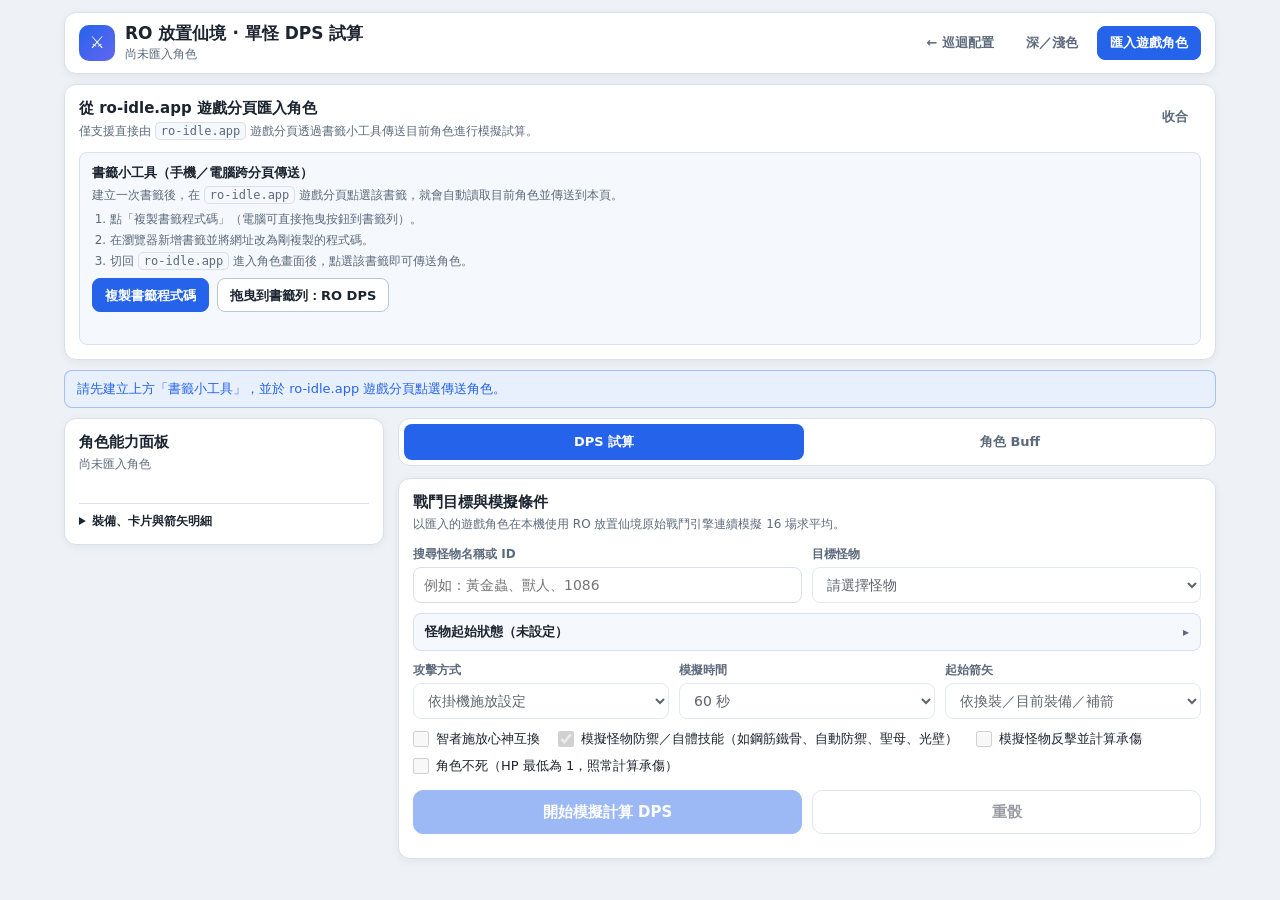
<file: RO-idle-dps/index.html>
<!doctype html>
<html lang="zh-Hant">
<head>
  <meta charset="utf-8">
  <meta name="viewport" content="width=device-width, initial-scale=1">
  <title>RO 放置仙境 · 單怪 DPS 試算</title>
  <script>
    try {
      const savedTheme = localStorage.getItem("ro-idle-dps-theme");
      if (savedTheme === "dark" || savedTheme === "light") {
        document.documentElement.dataset.theme = savedTheme;
      }
    } catch {}
  </script>
  <link rel="stylesheet" href="popup.css?v=20261128-7">
  <script type="module" src="popup.js?v=20261128-7"></script>
</head>
<body>
  <div class="shell">
    <!-- Top App Bar -->
    <header class="topbar">
      <div class="topbar-brand">
        <div class="brand-mark" aria-hidden="true">⚔</div>
        <div class="brand-text">
          <h1>RO 放置仙境 · 單怪 DPS 試算</h1>
          <p id="role" class="brand-sub">正在初始化戰鬥引擎…</p>
        </div>
      </div>
      <div class="topbar-actions">
        <a id="back-route" class="btn btn-ghost" href="../" hidden>← 巡迴配置</a>
        <button id="theme-toggle" class="btn btn-ghost" type="button" aria-label="切換淺色或深色模式">深／淺色</button>
        <button id="toggle-import" class="btn btn-primary" type="button" hidden>匯入遊戲角色</button>
        <button id="refresh" class="btn btn-primary" type="button" hidden>更新角色</button>
      </div>
    </header>

    <!-- Imported Character Switcher Strip -->
    <section id="char-bar" class="char-bar" hidden aria-label="已匯入角色切換">
      <div class="char-bar-select">
        <label class="sr-only" for="saved-character">切換已匯入角色</label>
        <select id="saved-character"></select>
      </div>
      <div class="char-bar-actions">
        <button id="delete-saved" class="btn btn-danger-ghost" type="button">刪除紀錄</button>
      </div>
    </section>

    <!-- Web Import Drawer (Game Bookmarklet Only) -->
    <section id="import-drawer" class="panel import-drawer" hidden aria-label="從遊戲分頁匯入角色">
      <div class="panel-head">
        <div>
          <h2>從 ro-idle.app 遊戲分頁匯入角色</h2>
          <p class="hint">僅支援直接由 <code>ro-idle.app</code> 遊戲分頁透過書籤小工具傳送目前角色進行模擬試算。</p>
        </div>
        <button id="close-import" class="btn btn-ghost" type="button">收合</button>
      </div>
      <div class="subcard">
        <h3>書籤小工具（手機／電腦跨分頁傳送）</h3>
        <p class="hint" id="bookmarklet-origin-hint">建立一次書籤後，在 <code>ro-idle.app</code> 遊戲分頁點選該書籤，就會自動讀取目前角色並傳送到本頁。</p>
        <ol class="steps-list">
          <li>點「複製書籤程式碼」（電腦可直接拖曳按鈕到書籤列）。</li>
          <li>在瀏覽器新增書籤並將網址改為剛複製的程式碼。</li>
          <li>切回 <code>ro-idle.app</code> 進入角色畫面後，點選該書籤即可傳送角色。</li>
        </ol>
        <div class="btn-row">
          <button id="copy-bookmarklet" class="btn btn-primary" type="button">複製書籤程式碼</button>
          <a id="bookmarklet-link" class="btn btn-outline" href="#">拖曳到書籤列：RO DPS</a>
        </div>
        <p id="copy-status" class="copy-status" aria-live="polite"></p>
      </div>
    </section>

    <p id="status" class="status-banner" role="status" aria-live="polite"></p>

    <!-- Main 2-Column Workspace -->
    <div class="studio-layout">
      <!-- Live Character Stats Sidebar (Read-Only) -->
      <aside id="character-panel" class="stats-sidebar panel" aria-labelledby="stats-title">
        <div class="stats-head">
          <div>
            <h2 id="stats-title">角色能力面板</h2>
            <p id="stats-caption" class="hint">尚未匯入角色</p>
          </div>
          <button id="mobile-stats-toggle" class="btn btn-ghost mobile-only" type="button" aria-expanded="false">展開完整能力</button>
        </div>

        <div id="stats-kpi" class="stats-kpi"></div>

        <div id="stats-detail-wrap" class="stats-detail-wrap">
          <dl id="character-stats" class="stats-grid"></dl>
          <details id="equipment-details" class="mini-details">
            <summary>裝備、卡片與箭矢明細</summary>
            <p id="ammo-summary" class="hint"></p>
            <ul id="equipment-list" class="equip-summary-list"></ul>
          </details>
        </div>
      </aside>

      <!-- Tabbed Simulator Workspace (DPS & Buffs Only) -->
      <main class="workspace">
        <nav class="tab-nav" role="tablist" aria-label="功能分頁">
          <button class="tab-btn tab-btn-sim is-active" type="button" role="tab" data-tab="simulate" aria-selected="true">DPS 試算</button>
          <button class="tab-btn" type="button" role="tab" data-tab="buffs" aria-selected="false">角色 Buff <span id="tab-badge-buffs" class="tab-badge" hidden></span></button>
        </nav>

        <!-- TAB 1: DPS Simulation & Results -->
        <section id="tab-simulate" class="tab-panel" role="tabpanel">
          <form id="calculator" class="panel">
            <fieldset id="fields" disabled>
              <div class="panel-head">
                <div>
                  <h2>戰鬥目標與模擬條件</h2>
                  <p class="hint">以匯入的遊戲角色在本機使用 RO 放置仙境原始戰鬥引擎連續模擬 16 場求平均。</p>
                </div>
              </div>

              <div class="form-grid-2">
                <label class="field">
                  <span>搜尋怪物名稱或 ID</span>
                  <input id="search" type="search" placeholder="例如：黃金蟲、獸人、1086" autocomplete="off">
                </label>
                <label class="field">
                  <span>目標怪物</span>
                  <select id="monster" required><option value="">請選擇怪物</option></select>
                </label>
              </div>

              <div id="selected-monster-preview" class="monster-preview" hidden></div>

              <details id="monster-status-details" class="monster-subpanel">
                <summary id="monster-status-summary">怪物起始狀態（未設定）</summary>
                <div class="monster-subpanel-body">
                  <div class="monster-subpanel-head">
                    <p class="hint">設為 0 秒不自然到期（像天使之怒、冰凍仍會依遊戲規則被攻擊消耗或解除）；每次換新目標都會套用。</p>
                    <button id="clear-monster-statuses" class="btn btn-outline btn-sm" type="button">清除勾選</button>
                  </div>
                  <input id="status-filter" type="search" aria-label="篩選怪物狀態" placeholder="篩選怪物狀態名稱或代碼">
                  <div id="monster-statuses" class="effect-list effect-list-compact" aria-label="怪物狀態"></div>
                  <p class="filter-count" id="status-count" aria-live="polite"></p>
                </div>
              </details>

              <div id="mob-skill-tester" class="monster-subpanel mob-skill-tester" hidden>
                <div class="mob-skill-head">
                  <strong>測試怪物技能打我有多痛</strong>
                  <span class="hint">點擊下方技能即可手動讓此怪物施放一次（抽樣 200 次計算承傷與致死率）</span>
                </div>
                <div id="mob-skill-buttons" class="mob-skill-buttons"></div>
                <div id="mob-skill-result" class="mob-skill-result" hidden></div>
              </div>

              <div class="form-grid-3">
                <label class="field">
                  <span>攻擊方式</span>
                  <select id="mode">
                    <option value="auto" selected>依掛機施放設定</option>
                    <option value="normal">純普攻</option>
                    <option value="skill">指定技能＋普攻</option>
                  </select>
                </label>
                <label class="field">
                  <span>模擬時間</span>
                  <select id="seconds">
                    <option value="30">30 秒</option>
                    <option value="60" selected>60 秒</option>
                    <option value="120">120 秒</option>
                  </select>
                </label>
                <label class="field">
                  <span>起始箭矢</span>
                  <select id="ammo-choice">
                    <option value="">依換裝／目前裝備／補箭</option>
                  </select>
                </label>
              </div>

              <div id="skill-fields" class="form-grid-2" hidden>
                <label class="field"><span>攻擊技能</span><select id="skill"></select></label>
                <label class="field"><span>技能等級</span><select id="skill-level"></select></label>
              </div>
              <p id="skill-prereq-hint" class="skill-prereq-hint" hidden></p>
              <p id="skill-description" class="hint" style="white-space: pre-line" hidden></p>

              <div class="sim-checks">
                <label class="check" id="quick-active-buffs-wrap" hidden>
                  <input id="quick-active-buffs" type="checkbox">
                  <span id="quick-active-buffs-label">套用角色目前身上的 Buff</span>
                </label>
                <label class="check"><input id="soul-change" type="checkbox"> 智者施放心神互換</label>
                <label class="check"><input id="mob-defense" type="checkbox" checked> 模擬怪物防禦／自體技能（如鋼筋鐵骨、自動防禦、聖母、光壁）</label>
                <label class="check"><input id="counterattack" type="checkbox"> 模擬怪物反擊並計算承傷</label>
                <label class="check"><input id="invincible" type="checkbox"> 角色不死（HP 最低為 1，照常計算承傷）</label>
              </div>

              <div id="soul-change-options" class="form-grid-2" hidden>
                <label>觸發條件
                  <select id="soul-change-trigger" disabled>
                    <option value="interval">固定間隔</option>
                    <option value="threshold">角色 SP 低於指定比例</option>
                  </select>
                </label>
                <label>互換間隔（秒）
                  <input id="soul-change-interval" type="number" min="1" max="120" value="10" required disabled>
                </label>
                <label hidden>角色 SP 低於（%）
                  <input id="soul-change-threshold" type="number" min="1" max="100" value="30" required disabled>
                </label>
                <label>智者 DEX
                  <input id="soul-change-dex" type="number" min="0" max="999" value="80" required disabled>
                </label>
                <label>智者最大 HP
                  <input id="soul-change-hp" type="number" min="1" value="5000" required disabled>
                </label>
                <label>智者最大 SP
                  <input id="soul-change-sp" type="number" min="5" value="1000" required disabled>
                </label>
                <label>智者 SP 達到多少才互換（點）
                  <input id="soul-change-min-sp" type="number" min="5" value="500" required disabled>
                </label>
                <label>隊友每次替智者補血量（0 為停用）
                  <input id="soul-change-heal-amount" type="number" min="0" value="1000" required disabled>
                </label>
                <label>補血間隔（秒）
                  <input id="soul-change-heal-interval" type="number" min="1" value="5" required disabled>
                </label>
              </div>

              <div class="form-grid-2">
                <button id="calculate" class="btn btn-primary btn-lg btn-full" type="submit">開始模擬計算 DPS</button>
                <button id="reroll" class="btn btn-outline btn-lg btn-full" type="submit" title="換一組亂數，用目前設定重跑">重骰</button>
              </div>
            </fieldset>
          </form>

          <section id="result" class="panel result-panel" hidden aria-label="試算結果">
            <div class="result-head">
              <div>
                <h2 id="target"></h2>
                <p id="monster-stats" class="hint"></p>
              </div>
            </div>

            <div class="kpi-grid">
              <div class="kpi-card kpi-primary">
                <span class="kpi-label">對王／主目標 DPS</span>
                <strong id="dps" class="kpi-val">—</strong>
              </div>
              <div class="kpi-card">
                <span class="kpi-label">單隻首殺時間</span>
                <strong id="ttk" class="kpi-val">—</strong>
              </div>
              <div class="kpi-card">
                <span class="kpi-label">卡片＆裝備倍率</span>
                <strong id="kpi-cardrate" class="kpi-val">—</strong>
              </div>
              <div class="kpi-card">
                <span class="kpi-label">命中／爆擊／攻速</span>
                <strong id="kpi-combat" class="kpi-val kpi-val-sm">—</strong>
              </div>
            </div>

            <p id="summary" class="result-meta"></p>
            <div id="summon-dps-grid" class="kpi-grid kpi-grid-2" hidden>
              <div class="kpi-card">
                <span class="kpi-label">召喚小怪 DPS</span>
                <strong id="summon-dps" class="kpi-val">—</strong>
              </div>
              <div class="kpi-card">
                <span class="kpi-label">主目標＋召喚小怪 DPS</span>
                <strong id="combined-dps" class="kpi-val">—</strong>
              </div>
            </div>
            <p id="summon-summary" class="result-meta" hidden></p>
            <p id="combat-stats" class="result-meta"></p>

            <div class="table-scroll">
              <table>
                <thead><tr><th scope="col">傷害來源</th><th scope="col">有效占比</th><th scope="col">單次傷害</th><th scope="col">詠唱／延遲／冷卻</th></tr></thead>
                <tbody id="damage"></tbody>
              </table>
            </div>

            <details id="song-effects" class="mini-details" hidden>
              <summary>歌舞加成明細</summary>
              <ul id="song-breakdown"></ul>
            </details>

            <section id="defense" class="defense-box" hidden aria-label="承傷與生存">
              <h3>承傷與生存</h3>
              <div class="kpi-grid kpi-grid-2">
                <div class="kpi-card"><span class="kpi-label">平均承傷／次</span><strong id="taken" class="kpi-val">—</strong></div>
                <div class="kpi-card"><span class="kpi-label">交戰期間承傷／秒</span><strong id="incoming-dps" class="kpi-val">—</strong></div>
              </div>
              <p id="survival" class="result-meta"></p>
              <p id="incoming-sources" class="result-meta"></p>
            </section>

            <details id="timeline-details" class="mini-details" open>
              <summary id="timeline-title">對戰紀錄 · 第 1 次模擬</summary>
              <ol id="timeline"></ol>
            </details>

            <details class="mini-details">
              <summary>試算條件說明</summary>
              <p class="hint">以匯入角色快照的 HP、SP、素質、技能、裝備、卡片、寵物與 Buff 開始，連續模擬 16 次取平均。目標倒下後立即換上同種滿血怪物並計入有效傷害。指定技能模式會自動搭配該技能所需的蓄氣／爆氣或武僧連技前置。勾選「角色不死」時 HP 最低維持 1 點不倒下，並照常完整計算每次實際承傷與傷害來源。</p>
            </details>
          </section>
        </section>

        <!-- TAB 2: Character Buffs -->
        <section id="tab-buffs" class="tab-panel" role="tabpanel" hidden>
          <div id="scenario" class="buffs-stack">
            <div id="snapshot-buff-card" class="panel" hidden>
              <div class="panel-head">
                <div>
                  <h2 id="snapshot-buff-summary">匯入遊戲身上的 Buff</h2>
                  <p class="hint">可一鍵全部套用，預設視為常駐模擬隊友到期續補。</p>
                </div>
                <div id="active-buff-actions" class="panel-head-actions">
                  <button id="active-buffs-all" class="btn btn-primary btn-sm" type="button">全部勾選</button>
                  <button id="active-buffs-none" class="btn btn-outline btn-sm" type="button">全部取消</button>
                </div>
              </div>
              <label class="check" id="keep-active-buffs-wrap">
                <input id="keep-active-buffs" type="checkbox" checked> 身上 Buff 到期自動續補（常駐，模擬隊友補 Buff）
              </label>
              <div id="active-buffs" class="active-buffs-grid"></div>
            </div>

            <div class="panel">
              <div class="panel-head">
                <div>
                  <h2>角色手動 Buff 與歌舞</h2>
                  <p class="hint">設為 0 秒代表整場常駐。歌舞請填演奏者施放當下的總素質。與身上重複或同類 Buff 會直接覆蓋，不會雙倍疊加。</p>
                </div>
                <button id="clear-manual-buffs" class="btn btn-outline btn-sm" type="button">清除勾選</button>
              </div>
              <div class="buff-toolbar">
                <input id="buff-filter" type="search" aria-label="篩選 Buff" placeholder="篩選 Buff 名稱或代碼">
                <div class="filter-pills" id="buff-category-pills">
                  <button class="pill is-active" type="button" data-buff-cat="all">全部</button>
                  <button class="pill" type="button" data-buff-cat="skill">技能</button>
                  <button class="pill" type="button" data-buff-cat="element">屬性附加</button>
                  <button class="pill" type="button" data-buff-cat="item">藥水・料理</button>
                  <button class="pill" type="button" data-buff-cat="song">歌舞</button>
                  <button class="pill" type="button" data-buff-cat="gospel">聖音</button>
                </div>
              </div>
              <div id="extra-buffs" class="effect-list" aria-label="手動 Buff"></div>
              <p class="filter-count" id="buff-count" aria-live="polite"></p>
              <label class="check"><input id="auto-buffs" type="checkbox" checked> 允許使用 Buff 道具及掛機模式自補 Buff</label>
            </div>
          </div>
        </section>
      </main>
    </div>
  </div>
</body>
</html>
</file>
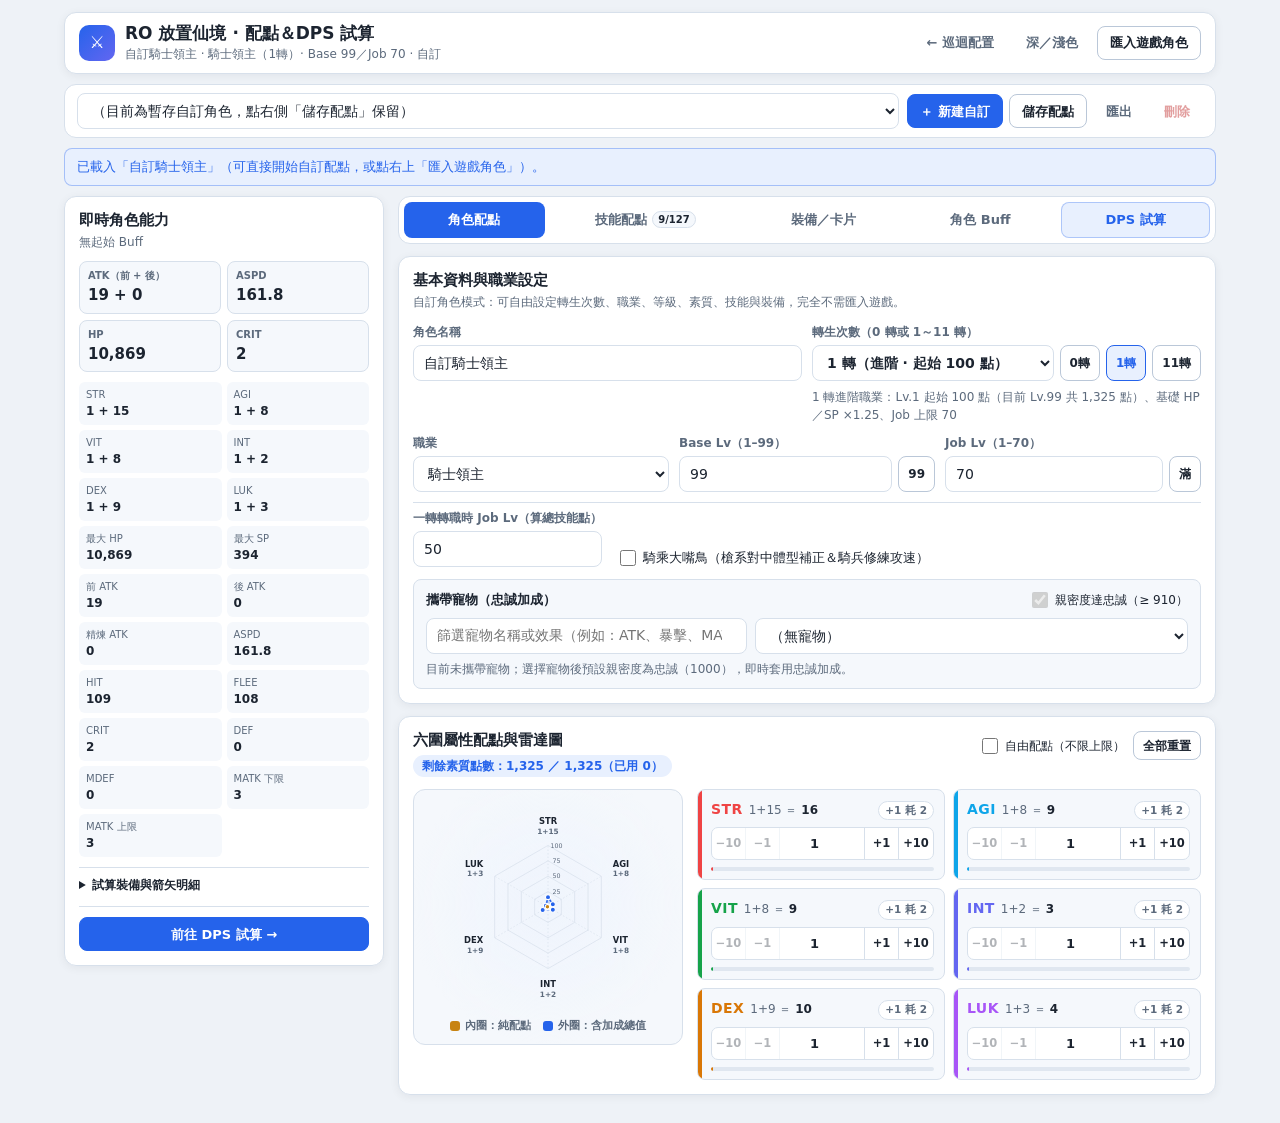
<file: studio-9k4m2x/index.html>
<!doctype html>
<html lang="zh-Hant">
<head>
  <meta charset="utf-8">
  <meta name="viewport" content="width=device-width, initial-scale=1">
  <title>RO 放置仙境 · 配點與單怪 DPS 試算</title>
  <script>
    try {
      const savedTheme = localStorage.getItem("ro-idle-dps-theme");
      if (savedTheme === "dark" || savedTheme === "light") {
        document.documentElement.dataset.theme = savedTheme;
      }
    } catch {}
  </script>
  <link rel="stylesheet" href="popup.css?v=20261128-7">
  <script type="module" src="popup.js?v=20261128-7"></script>
</head>
<body>
  <div class="shell">
    <!-- Top App Bar -->
    <header class="topbar">
      <div class="topbar-brand">
        <div class="brand-mark" aria-hidden="true">⚔</div>
        <div class="brand-text">
          <h1>RO 放置仙境 · 配點＆DPS 試算</h1>
          <p id="role" class="brand-sub">正在準備模擬工作室…</p>
        </div>
      </div>
      <div class="topbar-actions">
        <a id="back-route" class="btn btn-ghost" href="../" hidden>← 巡迴配置</a>
        <button id="theme-toggle" class="btn btn-ghost" type="button" aria-label="切換淺色或深色模式">深／淺色</button>
        <button id="toggle-import" class="btn btn-outline" type="button" hidden>匯入遊戲角色</button>
        <button id="refresh" class="btn btn-primary" type="button" hidden>更新角色</button>
      </div>
    </header>

    <!-- Character Switcher Strip -->
    <section id="char-bar" class="char-bar" hidden aria-label="角色切換與管理">
      <div class="char-bar-select">
        <label class="sr-only" for="saved-character">切換角色或自訂配點</label>
        <select id="saved-character"></select>
      </div>
      <div class="char-bar-actions">
        <button id="new-custom-char" class="btn btn-primary" type="button">＋ 新建自訂</button>
        <button id="save-current-char" class="btn btn-outline" type="button">儲存配點</button>
        <button id="export-json" class="btn btn-ghost" type="button">匯出</button>
        <button id="delete-saved" class="btn btn-danger-ghost" type="button">刪除</button>
      </div>
    </section>

    <!-- Collapsible Web Import Drawer -->
    <section id="import-drawer" class="panel import-drawer" hidden aria-label="匯入遊戲角色">
      <div class="panel-head">
        <div>
          <h2>從 ro-idle.app 匯入遊戲角色</h2>
          <p class="hint">可從遊戲分頁直接傳送角色，或直接使用下方「角色配點」分頁自訂角色。</p>
        </div>
        <button id="close-import" class="btn btn-ghost" type="button">收合</button>
      </div>
      <div class="import-grid">
        <div class="subcard">
          <h3>方式一：書籤小工具（手機／電腦跨分頁傳送）</h3>
          <p class="hint" id="bookmarklet-origin-hint">建立一次書籤後，在 <code>ro-idle.app</code> 遊戲分頁點選該書籤，就會自動讀取目前角色並傳送到本頁。</p>
          <ol class="steps-list">
            <li>點「複製書籤程式碼」（電腦可直接拖曳按鈕到書籤列）。</li>
            <li>在瀏覽器新增書籤並將網址改為剛複製的程式碼。</li>
            <li>切回 <code>ro-idle.app</code> 點選該書籤即可傳送角色。</li>
          </ol>
          <div class="btn-row">
            <button id="copy-bookmarklet" class="btn btn-primary" type="button">複製書籤程式碼</button>
            <a id="bookmarklet-link" class="btn btn-outline" href="#">拖曳到書籤列：RO DPS</a>
          </div>
          <p id="copy-status" class="copy-status" aria-live="polite"></p>
        </div>
        <div class="subcard">
          <h3>方式二：手動貼上遊戲 API JSON 或匯入檔案</h3>
          <div class="api-helper">
            <a class="btn btn-outline" href="https://ro-idle.app/api/characters" target="_blank" rel="noopener">1. 開啟角色清單（查 ID）</a>
            <div class="api-id-row">
              <input id="char-id-input" type="number" min="1" placeholder="角色 ID">
              <button id="open-char-api" class="btn btn-outline" type="button">2. 開啟快照</button>
            </div>
          </div>
          <textarea id="json-input" rows="3" placeholder="全選複製 /api/characters/ID?deferCatchup=1 的 JSON 貼上到這裡，或貼上先前匯出的配點 JSON"></textarea>
          <div class="btn-row">
            <button id="import-json" class="btn btn-primary" type="button">載入貼上的 JSON</button>
            <label class="btn btn-outline file-label">匯入 JSON 檔<input id="import-file" type="file" accept=".json,application/json" hidden></label>
          </div>
        </div>
      </div>
    </section>

    <p id="status" class="status-banner" role="status" aria-live="polite"></p>

    <!-- Main 2-Column Studio Workspace -->
    <div class="studio-layout">
      <!-- Live Character Stats Sidebar (Sticky on Desktop, Compact Collapsible on Mobile) -->
      <aside id="character-panel" class="stats-sidebar panel" aria-labelledby="stats-title">
        <div class="stats-head">
          <div>
            <h2 id="stats-title">即時角色能力</h2>
            <p id="stats-caption" class="hint">載入中…</p>
          </div>
          <button id="mobile-stats-toggle" class="btn btn-ghost mobile-only" type="button" aria-expanded="false">展開完整能力</button>
        </div>

        <!-- Always-visible Key KPI Row -->
        <div id="stats-kpi" class="stats-kpi"></div>

        <!-- Full Stats Sheet -->
        <div id="stats-detail-wrap" class="stats-detail-wrap">
          <dl id="character-stats" class="stats-grid"></dl>
          <details id="equipment-details" class="mini-details">
            <summary>試算裝備與箭矢明細</summary>
            <p id="ammo-summary" class="hint"></p>
            <ul id="equipment-list" class="equip-summary-list"></ul>
          </details>
        </div>

        <div class="sidebar-footer desktop-only">
          <button id="quick-go-sim" class="btn btn-primary btn-full" type="button">前往 DPS 試算 →</button>
        </div>
      </aside>

      <!-- Tabbed Editor & Simulator Workspace -->
      <main class="workspace">
        <nav class="tab-nav" role="tablist" aria-label="功能分頁">
          <button class="tab-btn is-active" type="button" role="tab" data-tab="build" aria-selected="true">角色配點</button>
          <button class="tab-btn" type="button" role="tab" data-tab="skills" aria-selected="false">技能配點 <span id="tab-badge-skills" class="tab-badge"></span></button>
          <button class="tab-btn" type="button" role="tab" data-tab="gear" aria-selected="false">裝備／卡片 <span id="tab-badge-gear" class="tab-badge" hidden></span></button>
          <button class="tab-btn" type="button" role="tab" data-tab="buffs" aria-selected="false">角色 Buff <span id="tab-badge-buffs" class="tab-badge" hidden></span></button>
          <button class="tab-btn tab-btn-sim" type="button" role="tab" data-tab="simulate" aria-selected="false">DPS 試算</button>
        </nav>

        <!-- TAB 1: Character Identity, Rebirth, Levels & Stats -->
        <section id="tab-build" class="tab-panel" role="tabpanel">
          <div class="panel">
            <div class="panel-head">
              <div>
                <h2>基本資料與職業設定</h2>
                <p id="char-source-hint" class="hint">可自由設定轉生次數、職業與等級，完全不依賴匯入。</p>
              </div>
              <button id="revert-imported-char" class="btn btn-outline" type="button" hidden>還原原快照數值</button>
            </div>

            <div class="form-grid-2">
              <label class="field">
                <span>角色名稱</span>
                <input id="build-name" type="text" maxlength="24" placeholder="例如：測試神射手">
              </label>

              <div class="field">
                <span>轉生次數（0 轉或 1～11 轉）</span>
                <div class="rebirth-row">
                  <select id="build-rebirths" class="rebirth-select" aria-label="轉生次數">
                    <option value="0">0 轉（一般 · 起始 48 點）</option>
                    <option value="1" selected>1 轉（進階 · 起始 100 點）</option>
                    <option value="2">2 轉（進階 · 起始 120 點）</option>
                    <option value="3">3 轉（進階 · 起始 140 點）</option>
                    <option value="4">4 轉（進階 · 起始 160 點）</option>
                    <option value="5">5 轉（進階 · 起始 180 點）</option>
                    <option value="6">6 轉（進階 · 起始 200 點）</option>
                    <option value="7">7 轉（進階 · 起始 220 點）</option>
                    <option value="8">8 轉（進階 · 起始 240 點）</option>
                    <option value="9">9 轉（進階 · 起始 260 點）</option>
                    <option value="10">10 轉（進階 · 起始 280 點）</option>
                    <option value="11">11 轉（進階 · 起始 300 點）</option>
                  </select>
                  <button id="rebirth-0" class="btn btn-outline btn-sm" type="button">0轉</button>
                  <button id="rebirth-1" class="btn btn-outline btn-sm" type="button">1轉</button>
                  <button id="rebirth-11" class="btn btn-outline btn-sm" type="button">11轉</button>
                </div>
                <p id="rebirth-hint" class="hint"></p>
              </div>
            </div>

            <div class="form-grid-3">
              <label class="field">
                <span>職業</span>
                <select id="build-job"></select>
              </label>

              <div class="field">
                <span>Base Lv（1–99）</span>
                <div class="inline-input-btn">
                  <input id="build-base-lv" type="number" min="1" max="99" value="99">
                  <button id="build-base-max" class="btn btn-outline btn-sm" type="button">99</button>
                </div>
              </div>

              <div class="field">
                <span>Job Lv（1–<span id="build-job-lv-max-label">70</span>）</span>
                <div class="inline-input-btn">
                  <input id="build-job-lv" type="number" min="1" max="70" value="70">
                  <button id="build-job-max" class="btn btn-outline btn-sm" type="button">滿</button>
                </div>
              </div>
            </div>

            <div class="extra-char-flags">
              <label id="first-job-lv-wrap" class="field field-compact">
                <span>一轉轉職時 Job Lv（算總技能點）</span>
                <input id="build-first-job-lv" type="number" min="40" max="50" value="50">
              </label>
              <label id="build-riding-wrap" class="check" hidden>
                <input id="build-riding" type="checkbox"> 騎乘大嘴鳥（槍系對中體型補正＆騎兵修練攻速）
              </label>
              <label id="build-falcon-wrap" class="check" hidden>
                <input id="build-falcon" type="checkbox"> 攜帶獵鷹（普攻自動閃電衝擊）
              </label>
            </div>

            <div class="pet-picker-box">
              <div class="pet-picker-head">
                <span class="pet-picker-title">攜帶寵物（忠誠加成）</span>
                <label class="check inline-check">
                  <input id="build-pet-loyal" type="checkbox" checked> 親密度達忠誠（≥ 910）
                </label>
              </div>
              <div class="pet-picker-controls">
                <input id="build-pet-search" type="search" placeholder="篩選寵物名稱或效果（例如：ATK、暴擊、MATK、伊絲）" autocomplete="off">
                <select id="build-pet" aria-label="選擇寵物"></select>
              </div>
              <p id="build-pet-desc" class="hint"></p>
            </div>
          </div>

          <div class="panel stats-builder-panel">
            <div class="panel-head">
              <div>
                <h2>六圍屬性配點與雷達圖</h2>
                <p id="stat-points-summary" class="points-pill">剩餘素質點數：—</p>
              </div>
              <div class="panel-head-actions">
                <label class="check inline-check"><input id="build-free-stats" type="checkbox"> 自由配點（不限上限）</label>
                <button id="build-stats-reset" class="btn btn-outline btn-sm" type="button">全部重置</button>
              </div>
            </div>
            <div class="stats-builder-layout">
              <div class="radar-card">
                <svg id="stat-radar" class="stat-radar" viewBox="0 0 360 300" role="img" aria-label="六圍屬性雷達圖"></svg>
                <div class="radar-legend">
                  <span><i class="legend-swatch swatch-base"></i>內圈：純配點</span>
                  <span><i class="legend-swatch swatch-total"></i>外圈：含加成總值</span>
                </div>
              </div>
              <div id="stat-allocator" class="stat-allocator"></div>
            </div>
          </div>
        </section>

        <!-- TAB 2: Skill Tree Allocator -->
        <section id="tab-skills" class="tab-panel" role="tabpanel" hidden>
          <div class="panel">
            <div class="panel-head">
              <div>
                <h2>技能樹配點</h2>
                <p id="skill-points-summary" class="points-pill">已配技能點：—</p>
              </div>
              <div class="panel-head-actions">
                <label class="check inline-check"><input id="build-free-skills" type="checkbox"> 不限技能點</label>
                <button id="skills-learn-quests" class="btn btn-outline btn-sm" type="button">全學任務技能</button>
                <button id="skills-reset" class="btn btn-outline btn-sm" type="button">重置技能</button>
              </div>
            </div>
            <div class="skill-mode-bar" role="group" aria-label="技能顯示方式">
              <button id="skill-view-tree" class="mode-tab is-active" type="button" data-skill-view="tree">⊞ 圖示化技能樹（含箭頭）</button>
              <button id="skill-view-list" class="mode-tab" type="button" data-skill-view="list">☰ 清單模式</button>
            </div>
            <div class="skill-toolbar">
              <input id="skill-tree-search" type="search" placeholder="搜尋技能名稱或說明…" autocomplete="off">
              <div class="filter-pills" id="skill-filter-pills">
                <button class="pill is-active" type="button" data-skill-filter="all">全部</button>
                <button class="pill" type="button" data-skill-filter="attack">主動攻擊</button>
                <button class="pill" type="button" data-skill-filter="learned">已學習</button>
              </div>
            </div>
            <p id="skill-view-hint" class="hint">點擊技能或「＋」會自動補足前置等級（綠色實線箭頭＝已達成，虛線箭頭＝未達成）；右鍵或「−」降級。</p>
            <section id="plagiarism-settings" class="skill-inspector" hidden>
              <div class="skill-inspector-main">
                <strong>抄襲技能</strong>
                <div class="form-grid-2">
                  <label class="field"><span>技能</span><select id="plagiarism-skill"></select></label>
                  <label class="field"><span>等級</span><select id="plagiarism-level"></select></label>
                </div>
                <p id="plagiarism-desc" class="skill-inspector-desc"></p>
                <label class="check" id="plagiarism-auto-wrap" hidden><input type="checkbox" id="plagiarism-auto"> 掛機施放</label>
              </div>
            </section>

            <!-- Visual RO Skill Tree Graph View -->
            <div id="skill-tree-graph-wrap" class="skill-graph-wrap">
              <div id="skill-inspector" class="skill-inspector" hidden></div>
              <div class="skill-graph-section" id="skill-graph-connected-sec">
                <div class="skill-section-title">前置連動技能樹</div>
                <div class="skill-graph-scroll">
                  <div id="skill-graph-canvas" class="skill-graph-canvas"></div>
                </div>
              </div>
              <div class="skill-graph-section" id="skill-graph-standalone-sec" hidden>
                <div class="skill-section-title">無前置獨立技能</div>
                <div id="skill-graph-standalone" class="skill-node-grid"></div>
              </div>
              <div class="skill-graph-section" id="skill-graph-quests-sec" hidden>
                <div class="skill-section-title">任務技能（免技能點）</div>
                <div id="skill-graph-quests" class="skill-node-grid"></div>
              </div>
            </div>

            <!-- List View -->
            <div id="skill-tree-list" class="skill-tree-list" hidden></div>
          </div>
        </section>

        <!-- TAB 3: Equipment / Refine / Cards -->
        <section id="tab-gear" class="tab-panel" role="tabpanel" hidden>
          <div class="panel">
            <div class="panel-head">
              <div>
                <h2>裝備／精煉／卡片</h2>
                <p class="hint">點選任一部位更換裝備、設定精煉（+0～+10）與插卡。已自訂部位不會被掛機自動換裝覆蓋。</p>
              </div>
              <div class="panel-head-actions">
                <span id="gear-override-badge" class="badge" hidden></span>
                <button id="gear-reset-all" class="btn btn-outline btn-sm" type="button" disabled>還原全部裝備</button>
              </div>
            </div>

            <div id="gear-grid" class="gear-grid" role="list"></div>

            <div id="slot-editor" class="slot-editor" hidden>
              <div class="slot-editor-head">
                <h3 id="slot-editor-title">編輯部位</h3>
                <div class="slot-editor-actions">
                  <button id="slot-unequip" class="btn btn-outline btn-sm" type="button">卸下裝備</button>
                  <button id="slot-reset" class="btn btn-outline btn-sm" type="button">還原此部位</button>
                </div>
              </div>
              <div id="slot-owned-row" class="slot-block" hidden>
                <label for="slot-owned-select">從角色背包快速套用（含原精煉與卡片）</label>
                <select id="slot-owned-select"></select>
              </div>
              <div class="slot-block">
                <div class="slot-filter-row">
                  <input id="slot-item-search" type="search" placeholder="搜尋裝備名稱、ID 或效果說明" autocomplete="off">
                  <label class="check inline-check"><input id="slot-equippable-only" type="checkbox" checked> 只顯示可裝備</label>
                </div>
                <label for="slot-item-select">選擇裝備 <span id="slot-item-count" class="muted"></span></label>
                <select id="slot-item-select"></select>
                <p id="slot-item-desc" class="item-desc"></p>
              </div>
              <div id="slot-refine-block" class="slot-block" hidden>
                <label for="slot-refine-select">精煉等級</label>
                <div class="refine-controls">
                  <button id="slot-refine-minus" class="btn btn-outline" type="button" aria-label="減少精煉">−</button>
                  <select id="slot-refine-select"></select>
                  <button id="slot-refine-plus" class="btn btn-outline" type="button" aria-label="增加精煉">＋</button>
                </div>
              </div>
              <div id="slot-cards-block" class="slot-block" hidden>
                <div class="cards-head">
                  <label for="slot-card-search">卡片插槽</label>
                  <button id="slot-cards-fill-all" class="btn btn-outline btn-sm" type="button" hidden>全部插槽套用插槽 1</button>
                </div>
                <input id="slot-card-search" type="search" placeholder="篩選卡片名稱、效果或 ID（例如：海葵、人形、ATK）" autocomplete="off">
                <div id="slot-cards-list" class="cards-list"></div>
              </div>
            </div>
          </div>
        </section>

        <!-- TAB 4: Buffs & Monster Statuses -->
        <section id="tab-buffs" class="tab-panel" role="tabpanel" hidden>
          <div id="scenario" class="buffs-stack">
            <div id="snapshot-buff-card" class="panel" hidden>
              <div class="panel-head">
                <div>
                  <h2 id="snapshot-buff-summary">匯入遊戲身上的 Buff</h2>
                  <p class="hint">可一鍵全部套用，預設視為常駐模擬隊友到期續補。</p>
                </div>
                <div id="active-buff-actions" class="panel-head-actions">
                  <button id="active-buffs-all" class="btn btn-primary btn-sm" type="button">全部勾選</button>
                  <button id="active-buffs-none" class="btn btn-outline btn-sm" type="button">全部取消</button>
                </div>
              </div>
              <label class="check" id="keep-active-buffs-wrap">
                <input id="keep-active-buffs" type="checkbox" checked> 身上 Buff 到期自動續補（常駐，模擬隊友補 Buff）
              </label>
              <div id="active-buffs" class="active-buffs-grid"></div>
            </div>

            <div class="panel">
              <div class="panel-head">
                <div>
                  <h2>角色手動 Buff 與歌舞</h2>
                  <p class="hint">設為 0 秒代表整場常駐。歌舞請填演奏者施放當下的總素質。與身上重複或同類 Buff 會直接覆蓋，不會雙倍疊加。</p>
                </div>
                <button id="clear-manual-buffs" class="btn btn-outline btn-sm" type="button">清除勾選</button>
              </div>
              <div class="buff-toolbar">
                <input id="buff-filter" type="search" aria-label="篩選 Buff" placeholder="篩選 Buff 名稱或代碼">
                <div class="filter-pills" id="buff-category-pills">
                  <button class="pill is-active" type="button" data-buff-cat="all">全部</button>
                  <button class="pill" type="button" data-buff-cat="skill">技能</button>
                  <button class="pill" type="button" data-buff-cat="element">屬性附加</button>
                  <button class="pill" type="button" data-buff-cat="item">藥水・料理</button>
                  <button class="pill" type="button" data-buff-cat="song">歌舞</button>
                  <button class="pill" type="button" data-buff-cat="gospel">聖音</button>
                </div>
              </div>
              <div id="extra-buffs" class="effect-list" aria-label="手動 Buff"></div>
              <p class="filter-count" id="buff-count" aria-live="polite"></p>
              <label class="check"><input id="auto-buffs" type="checkbox" checked> 允許使用 Buff 道具及掛機模式自補 Buff</label>
            </div>
          </div>
        </section>

        <!-- TAB 5: DPS Simulation & Results -->
        <section id="tab-simulate" class="tab-panel" role="tabpanel" hidden>
          <form id="calculator" class="panel">
            <fieldset id="fields">
              <div class="panel-head">
                <div>
                  <h2>戰鬥目標與模擬條件</h2>
                  <p class="hint">在本機使用 RO 放置仙境原始戰鬥引擎連續模擬 16 場求平均。</p>
                </div>
              </div>

              <div class="form-grid-2">
                <label class="field">
                  <span>搜尋怪物名稱或 ID</span>
                  <input id="search" type="search" placeholder="例如：黃金蟲、獸人、1086" autocomplete="off">
                </label>
                <label class="field">
                  <span>目標怪物</span>
                  <select id="monster" required><option value="">請選擇怪物</option></select>
                </label>
              </div>

              <div id="selected-monster-preview" class="monster-preview" hidden></div>

              <details id="monster-status-details" class="monster-subpanel">
                <summary id="monster-status-summary">怪物起始狀態（未設定）</summary>
                <div class="monster-subpanel-body">
                  <div class="monster-subpanel-head">
                    <p class="hint">設為 0 秒不自然到期（像天使之怒、冰凍仍會依遊戲規則被攻擊消耗或解除）；每次換新目標都會套用。</p>
                    <button id="clear-monster-statuses" class="btn btn-outline btn-sm" type="button">清除勾選</button>
                  </div>
                  <input id="status-filter" type="search" aria-label="篩選怪物狀態" placeholder="篩選怪物狀態名稱或代碼">
                  <div id="monster-statuses" class="effect-list effect-list-compact" aria-label="怪物狀態"></div>
                  <p class="filter-count" id="status-count" aria-live="polite"></p>
                </div>
              </details>

              <div id="mob-skill-tester" class="monster-subpanel mob-skill-tester" hidden>
                <div class="mob-skill-head">
                  <strong>測試怪物技能打我有多痛</strong>
                  <span class="hint">點擊下方技能即可手動讓此怪物施放一次（抽樣 200 次計算承傷與致死率）</span>
                </div>
                <div id="mob-skill-buttons" class="mob-skill-buttons"></div>
                <div id="mob-skill-result" class="mob-skill-result" hidden></div>
              </div>

              <div class="form-grid-3">
                <label class="field">
                  <span>攻擊方式</span>
                  <select id="mode">
                    <option value="auto" selected>依掛機施放設定</option>
                    <option value="normal">純普攻</option>
                    <option value="skill">指定技能＋普攻</option>
                  </select>
                </label>
                <label class="field">
                  <span>模擬時間</span>
                  <select id="seconds">
                    <option value="30">30 秒</option>
                    <option value="60" selected>60 秒</option>
                    <option value="120">120 秒</option>
                  </select>
                </label>
                <label class="field">
                  <span>起始箭矢</span>
                  <select id="ammo-choice">
                    <option value="">依換裝／目前裝備／補箭</option>
                  </select>
                </label>
              </div>

              <div id="skill-fields" class="form-grid-2" hidden>
                <label class="field"><span>攻擊技能</span><select id="skill"></select></label>
                <label class="field"><span>技能等級</span><select id="skill-level"></select></label>
              </div>
              <p id="skill-prereq-hint" class="skill-prereq-hint" hidden></p>
              <p id="skill-description" class="hint" style="white-space: pre-line" hidden></p>

              <div class="sim-checks">
                <label class="check" id="quick-active-buffs-wrap" hidden>
                  <input id="quick-active-buffs" type="checkbox">
                  <span id="quick-active-buffs-label">套用角色目前身上的 Buff</span>
                </label>
                <label class="check"><input id="soul-change" type="checkbox"> 智者施放心神互換</label>
                <label class="check"><input id="mob-defense" type="checkbox" checked> 模擬怪物防禦／自體技能（如鋼筋鐵骨、自動防禦、聖母、光壁）</label>
                <label class="check"><input id="counterattack" type="checkbox"> 模擬怪物反擊並計算承傷</label>
                <label class="check"><input id="invincible" type="checkbox"> 角色不死（HP 最低為 1，照常計算承傷）</label>
              </div>

              <div id="soul-change-options" class="form-grid-2" hidden>
                <label>觸發條件
                  <select id="soul-change-trigger" disabled>
                    <option value="interval">固定間隔</option>
                    <option value="threshold">角色 SP 低於指定比例</option>
                  </select>
                </label>
                <label>互換間隔（秒）
                  <input id="soul-change-interval" type="number" min="1" max="120" value="10" required disabled>
                </label>
                <label hidden>角色 SP 低於（%）
                  <input id="soul-change-threshold" type="number" min="1" max="100" value="30" required disabled>
                </label>
                <label>智者 DEX
                  <input id="soul-change-dex" type="number" min="0" max="999" value="80" required disabled>
                </label>
                <label>智者最大 HP
                  <input id="soul-change-hp" type="number" min="1" value="5000" required disabled>
                </label>
                <label>智者最大 SP
                  <input id="soul-change-sp" type="number" min="5" value="1000" required disabled>
                </label>
                <label>智者 SP 達到多少才互換（點）
                  <input id="soul-change-min-sp" type="number" min="5" value="500" required disabled>
                </label>
                <label>隊友每次替智者補血量（0 為停用）
                  <input id="soul-change-heal-amount" type="number" min="0" value="1000" required disabled>
                </label>
                <label>補血間隔（秒）
                  <input id="soul-change-heal-interval" type="number" min="1" value="5" required disabled>
                </label>
              </div>

              <div class="form-grid-2">
                <button id="calculate" class="btn btn-primary btn-lg btn-full" type="submit">開始模擬計算 DPS</button>
                <button id="reroll" class="btn btn-outline btn-lg btn-full" type="submit" title="換一組亂數，用目前設定重跑">重骰</button>
              </div>
            </fieldset>
          </form>

          <section id="result" class="panel result-panel" hidden aria-label="試算結果">
            <div class="result-head">
              <div>
                <h2 id="target"></h2>
                <p id="monster-stats" class="hint"></p>
              </div>
            </div>

            <div class="kpi-grid">
              <div class="kpi-card kpi-primary">
                <span class="kpi-label">對王／主目標 DPS</span>
                <strong id="dps" class="kpi-val">—</strong>
              </div>
              <div class="kpi-card">
                <span class="kpi-label">單隻首殺時間</span>
                <strong id="ttk" class="kpi-val">—</strong>
              </div>
              <div class="kpi-card">
                <span class="kpi-label">卡片＆裝備倍率</span>
                <strong id="kpi-cardrate" class="kpi-val">—</strong>
              </div>
              <div class="kpi-card">
                <span class="kpi-label">命中／爆擊／攻速</span>
                <strong id="kpi-combat" class="kpi-val kpi-val-sm">—</strong>
              </div>
            </div>

            <p id="summary" class="result-meta"></p>
            <div id="summon-dps-grid" class="kpi-grid kpi-grid-2" hidden>
              <div class="kpi-card">
                <span class="kpi-label">召喚小怪 DPS</span>
                <strong id="summon-dps" class="kpi-val">—</strong>
              </div>
              <div class="kpi-card">
                <span class="kpi-label">主目標＋召喚小怪 DPS</span>
                <strong id="combined-dps" class="kpi-val">—</strong>
              </div>
            </div>
            <p id="summon-summary" class="result-meta" hidden></p>
            <p id="combat-stats" class="result-meta"></p>

            <div class="table-scroll">
              <table>
                <thead><tr><th scope="col">傷害來源</th><th scope="col">有效占比</th><th scope="col">單次傷害</th><th scope="col">詠唱／延遲／冷卻</th></tr></thead>
                <tbody id="damage"></tbody>
              </table>
            </div>

            <details id="song-effects" class="mini-details" hidden>
              <summary>歌舞加成明細</summary>
              <ul id="song-breakdown"></ul>
            </details>

            <section id="defense" class="defense-box" hidden aria-label="承傷與生存">
              <h3>承傷與生存</h3>
              <div class="kpi-grid kpi-grid-2">
                <div class="kpi-card"><span class="kpi-label">平均承傷／次</span><strong id="taken" class="kpi-val">—</strong></div>
                <div class="kpi-card"><span class="kpi-label">交戰期間承傷／秒</span><strong id="incoming-dps" class="kpi-val">—</strong></div>
              </div>
              <p id="survival" class="result-meta"></p>
              <p id="incoming-sources" class="result-meta"></p>
            </section>

            <details id="timeline-details" class="mini-details" open>
              <summary id="timeline-title">對戰紀錄 · 第 1 次模擬</summary>
              <ol id="timeline"></ol>
            </details>

            <details class="mini-details">
              <summary>試算條件說明</summary>
              <p class="hint">以角色目前配點／快照的 HP、SP、裝備、卡片與 Buff 開始，連續模擬 16 次取平均。目標倒下後立即換上同種滿血怪物並計入有效傷害。指定技能模式會自動搭配該技能所需的蓄氣／爆氣或武僧連技前置。勾選「角色不死」時 HP 最低維持 1 點不倒下，並照常完整計算每次實際承傷與傷害來源。</p>
            </details>
          </section>
        </section>
      </main>
    </div>
  </div>
</body>
</html>
</file>
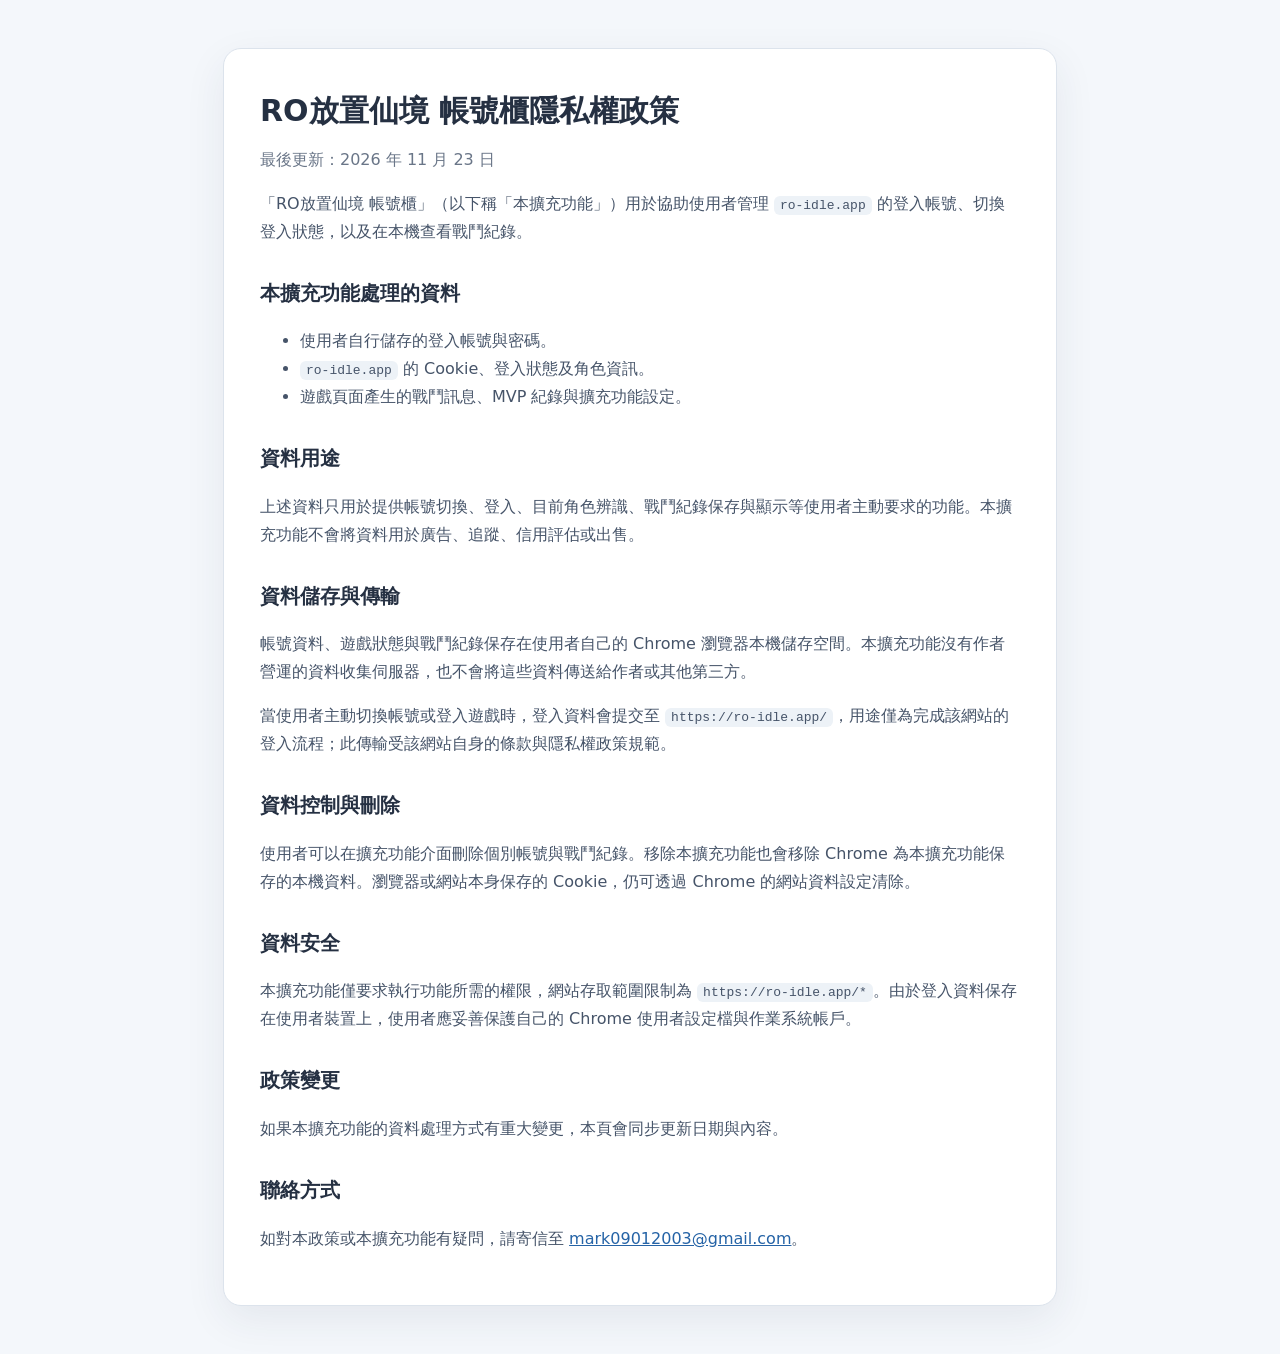
<file: privacy.html>
<!doctype html>
<html lang="zh-Hant">
<head>
  <meta charset="utf-8">
  <meta name="viewport" content="width=device-width, initial-scale=1">
  <title>隱私權政策｜RO放置仙境 帳號櫃</title>
  <style>
    :root { color-scheme: light; font-family: system-ui, -apple-system, "Noto Sans TC", sans-serif; }
    body { margin: 0; background: #f4f7fb; color: #253042; line-height: 1.75; }
    main { width: min(760px, calc(100% - 40px)); margin: 48px auto; padding: 36px; background: #fff; border: 1px solid #dce3ec; border-radius: 18px; box-shadow: 0 14px 40px rgba(38, 54, 78, .08); }
    h1 { margin: 0 0 8px; font-size: 30px; }
    h2 { margin-top: 30px; font-size: 20px; }
    p, li { color: #465469; }
    a { color: #2563a6; }
    .meta { margin-top: 0; color: #6a7688; }
    code { padding: 2px 6px; border-radius: 6px; background: #edf2f7; }
    @media (max-width: 640px) { main { margin: 0; width: auto; padding: 28px 22px; border: 0; border-radius: 0; } }
  </style>
</head>
<body>
  <main>
    <h1>RO放置仙境 帳號櫃隱私權政策</h1>
    <p class="meta">最後更新：2026 年 11 月 23 日</p>

    <p>「RO放置仙境 帳號櫃」（以下稱「本擴充功能」）用於協助使用者管理 <code>ro-idle.app</code> 的登入帳號、切換登入狀態，以及在本機查看戰鬥紀錄。</p>

    <h2>本擴充功能處理的資料</h2>
    <ul>
      <li>使用者自行儲存的登入帳號與密碼。</li>
      <li><code>ro-idle.app</code> 的 Cookie、登入狀態及角色資訊。</li>
      <li>遊戲頁面產生的戰鬥訊息、MVP 紀錄與擴充功能設定。</li>
    </ul>

    <h2>資料用途</h2>
    <p>上述資料只用於提供帳號切換、登入、目前角色辨識、戰鬥紀錄保存與顯示等使用者主動要求的功能。本擴充功能不會將資料用於廣告、追蹤、信用評估或出售。</p>

    <h2>資料儲存與傳輸</h2>
    <p>帳號資料、遊戲狀態與戰鬥紀錄保存在使用者自己的 Chrome 瀏覽器本機儲存空間。本擴充功能沒有作者營運的資料收集伺服器，也不會將這些資料傳送給作者或其他第三方。</p>
    <p>當使用者主動切換帳號或登入遊戲時，登入資料會提交至 <code>https://ro-idle.app/</code>，用途僅為完成該網站的登入流程；此傳輸受該網站自身的條款與隱私權政策規範。</p>

    <h2>資料控制與刪除</h2>
    <p>使用者可以在擴充功能介面刪除個別帳號與戰鬥紀錄。移除本擴充功能也會移除 Chrome 為本擴充功能保存的本機資料。瀏覽器或網站本身保存的 Cookie，仍可透過 Chrome 的網站資料設定清除。</p>

    <h2>資料安全</h2>
    <p>本擴充功能僅要求執行功能所需的權限，網站存取範圍限制為 <code>https://ro-idle.app/*</code>。由於登入資料保存在使用者裝置上，使用者應妥善保護自己的 Chrome 使用者設定檔與作業系統帳戶。</p>

    <h2>政策變更</h2>
    <p>如果本擴充功能的資料處理方式有重大變更，本頁會同步更新日期與內容。</p>

    <h2>聯絡方式</h2>
    <p>如對本政策或本擴充功能有疑問，請寄信至 <a href="mailto:mark09012003@gmail.com">mark09012003@gmail.com</a>。</p>
  </main>
</body>
</html>
</file>
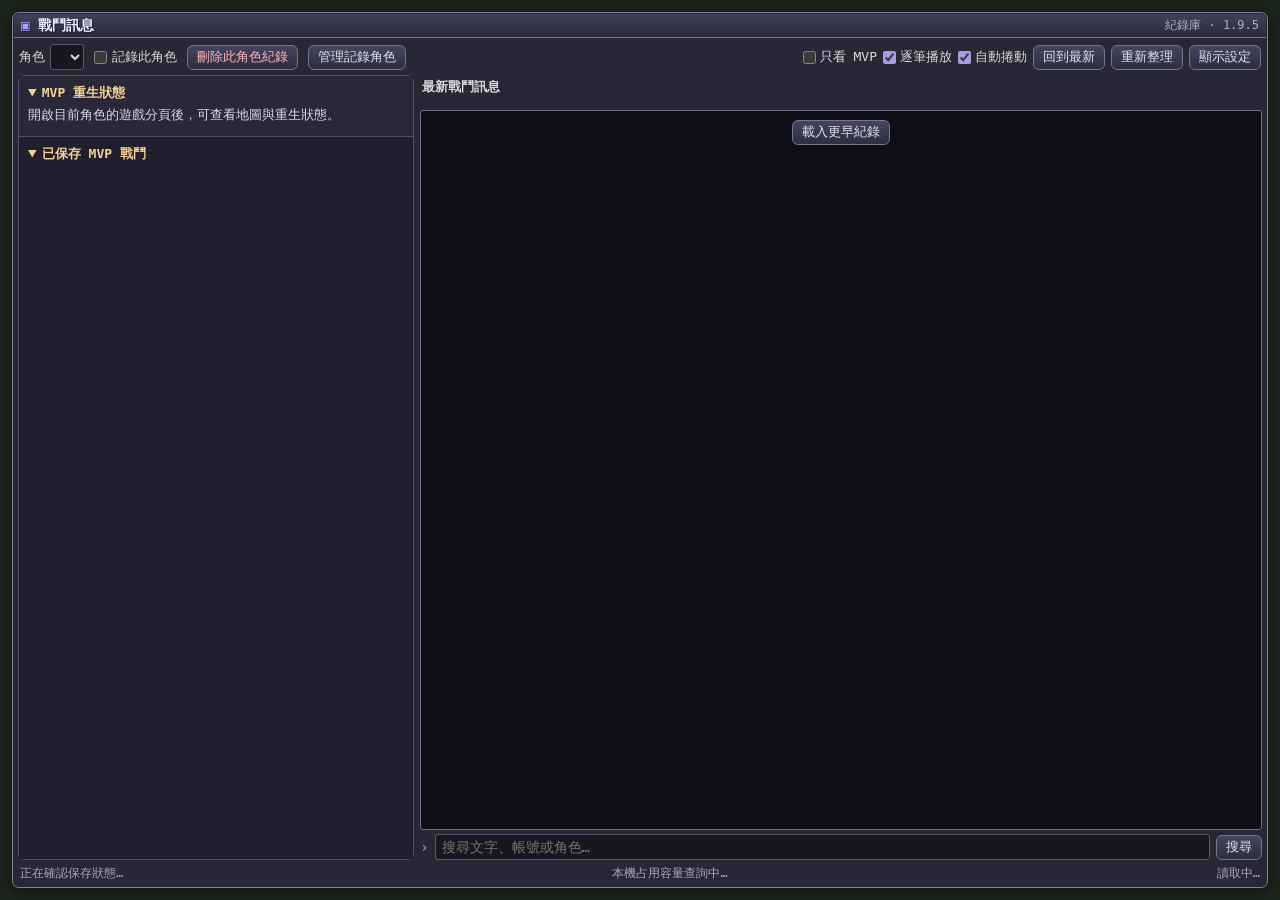
<file: RO-idle-account-vault/logs.html>
<!doctype html>
<html lang="zh-Hant">
<head><meta charset="utf-8"><meta name="viewport" content="width=device-width,initial-scale=1"><title>戰鬥紀錄</title><link rel="stylesheet" href="logs.css"></head>
<body>
<main class="battle-window">
<header class="window-title"><h1><span aria-hidden="true">▣</span> 戰鬥訊息</h1><span class="version">紀錄庫 · 1.9.5</span></header>
<div class="battle-toolbar">
<div class="character-controls"><label>角色 <select id="log-character" aria-label="紀錄角色"></select></label><label><input id="record-character" type="checkbox">記錄此角色</label><button id="delete-character-logs" class="btn" type="button">刪除此角色紀錄</button><button class="btn" type="button" id="open-recording-manager">管理記錄角色</button></div>
<div class="toolbar-actions">
<label><input id="mvp-only" type="checkbox">只看 MVP</label>
<label><input id="line-playback" type="checkbox" checked>逐筆播放</label>
<label><input id="auto-scroll" type="checkbox" checked>自動捲動</label>
<button id="reload-extension" class="btn" type="button" hidden>重新載入擴充</button>
<button id="latest" class="btn" type="button">回到最新</button>
<button id="refresh" class="btn" type="button">重新整理</button>
<button id="settings-toggle" class="btn" type="button" aria-expanded="false" aria-controls="display-settings">顯示設定</button>
</div>
</div>
<dialog id="recording-manager" aria-labelledby="recording-title">
  <form method="dialog" class="recording-heading"><h2 id="recording-title">管理記錄角色</h2><button class="btn">關閉</button></form>
  <p>開啟記錄後，收到第一筆戰鬥訊息時，角色才會出現在紀錄下拉選單。</p>
  <div id="recording-role-list"></div>
</dialog>
<section id="display-settings" class="display-settings" hidden aria-label="顯示設定">
<label>紀錄種類 <select id="kind"><option value="遊戲文字">戰鬥訊息</option><option value="事件 JSON">原始戰鬥事件 JSON</option><option value="">全部戰鬥紀錄</option></select></label>
<label>字體 <select id="font-size"><option value="13">13px</option><option value="14" selected>14px</option><option value="16">16px</option><option value="18">18px</option></select></label>
<label>播放速度 <select id="playback-speed"><option value="50" selected>快（預設）</option><option value="120">正常</option><option value="250">慢</option></select></label>
<label>此角色的保存上限 <select id="record-limit" aria-label="此角色的保存上限"><option value="10000" selected>10,000 筆</option><option value="50000">50,000 筆</option><option value="100000">100,000 筆</option><option value="200000">200,000 筆</option></select></label>
<label>此角色的王戰保存上限 <select id="mvp-record-limit" aria-label="此角色的王戰保存上限"><option value="10">10 場</option><option value="20" selected>20 場</option><option value="50">50 場</option><option value="100">100 場</option></select></label>
<button id="export" class="btn" type="button">匯出全部 JSONL</button>
</section>
<div class="combat-log-panes">
<aside class="combat-mvp-pane" aria-label="MVP 狀態與歷史戰鬥">
<details class="mvp-archive" id="live-mvp" open>
<summary>MVP 重生狀態</summary>
<p id="live-mvp-map">開啟目前角色的遊戲分頁後，可查看地圖與重生狀態。</p>
<p id="live-mvp-target" hidden></p>
<ul id="live-mvp-list"></ul>
</details>
<details id="mvp-archive" class="mvp-archive" open><summary id="mvp-archive-summary">已保存 MVP 戰鬥</summary><div id="mvp-archive-list"></div></details>
</aside>
<section class="live-log-pane" aria-labelledby="live-log-heading">
<h2 id="live-log-heading">最新戰鬥訊息</h2>
<div id="categories" class="category-tabs" role="toolbar" aria-label="戰鬥紀錄分類"></div>
<div id="log-scroll" class="log-scroll" role="region" aria-label="已保存戰鬥訊息" tabindex="0">
<div class="history-action"><button id="more" class="btn" type="button">載入更早紀錄</button></div>
<div id="rows"></div>
</div>
<form id="search-form" class="search-bar"><span aria-hidden="true">›</span><input id="search" type="search" placeholder="搜尋文字、帳號或角色…" aria-label="搜尋紀錄"><button class="btn" type="submit">搜尋</button></form>
</section>
</div>
<footer class="archive-status"><span id="capture-status" role="status">正在確認保存狀態…</span><span id="storage-usage" title="瀏覽器估算，包含擴充元件的各角色紀錄、舊資料庫及其他本機資料。">本機占用容量查詢中…</span><span id="status" role="status">讀取中…</span></footer>
</main>
<script src="logs-model.js"></script><script src="logs-db.js"></script><script src="logs.js"></script>
</body></html>
</file>
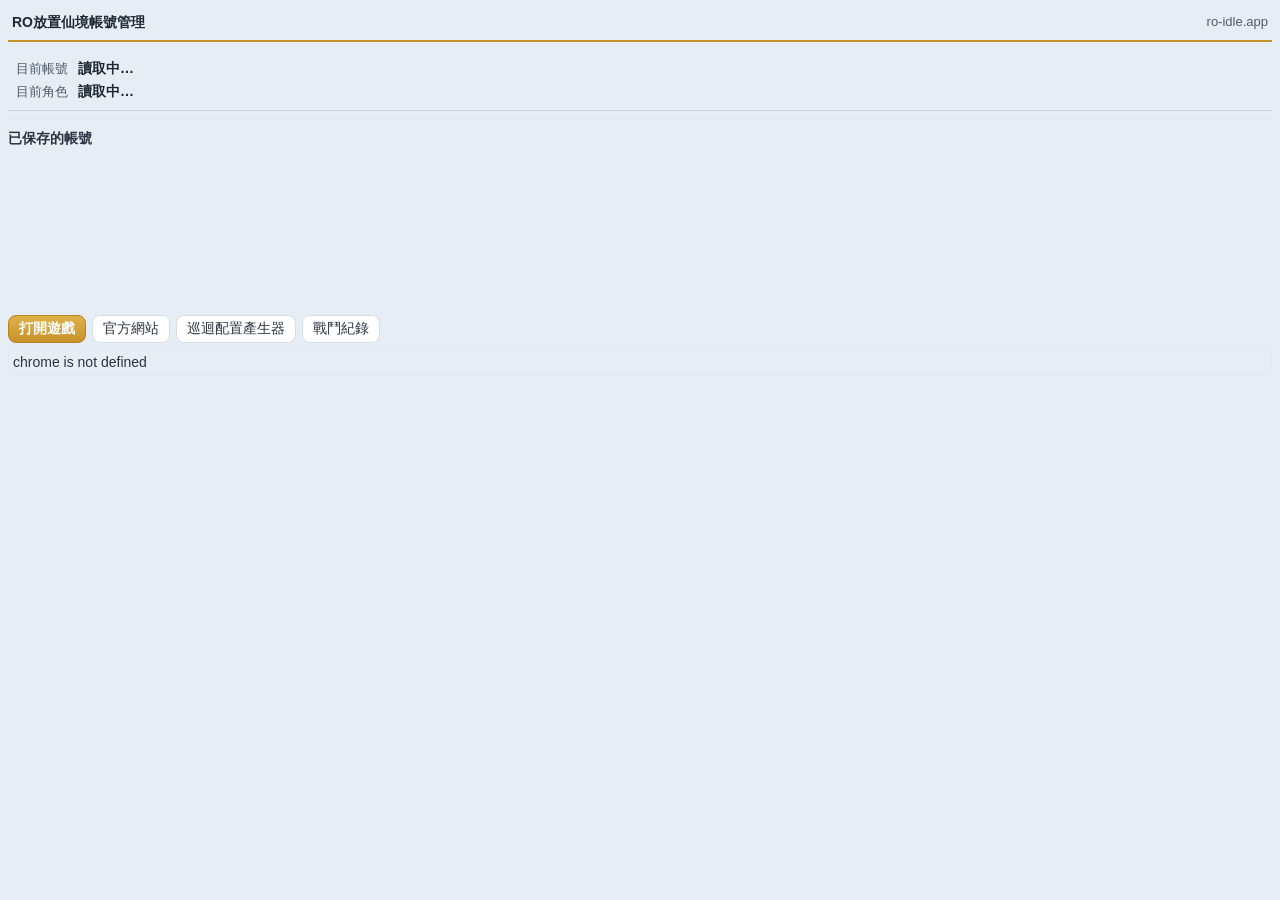
<file: RO-idle-account-vault/sidepanel.html>
<!doctype html>
<html lang="zh-Hant">
  <head>
    <meta charset="utf-8" />
    <meta name="viewport" content="width=device-width, initial-scale=1" />
    <title>RO放置仙境帳號管理</title>
    <link rel="stylesheet" href="sidepanel.css" />
  </head>
  <body>
    <header class="caption">
      <h1>RO放置仙境帳號管理</h1>
      <span class="caption-site">ro-idle.app</span>
    </header>

    <main>
      <section class="live-account" aria-label="目前遊戲狀態" aria-live="polite">
        <div><span class="live-label">目前帳號</span><strong id="live-account-name">讀取中…</strong></div>
        <div><span class="live-label">目前角色</span><strong id="live-character-name">讀取中…</strong></div>
        <button class="btn tiny" id="remember-current-google" type="button" hidden>記住目前 Google 帳號</button>
      </section>
      <section class="list-wrap">
        <div class="team-tabs" id="team-tabs" role="tablist"></div>
        <div id="team-confirm" hidden></div>
        <form class="team-add" id="team-rename" hidden>
          <input id="team-rename-name" maxlength="16" autocomplete="off" placeholder="隊伍名稱" />
          <button class="btn tiny" type="submit">改名</button>
          <button class="btn tiny" id="cancel-rename" type="button">取消</button>
        </form>
        <form class="team-add" id="team-form" hidden>
          <input id="team-name" maxlength="16" autocomplete="off" placeholder="新隊伍，例如：主隊" />
          <button class="btn tiny" type="submit">建立</button>
          <button class="btn tiny" id="cancel-team" type="button">取消</button>
        </form>
        <div class="list-head">
          <h2>已保存的帳號</h2>
          <span id="list-count" class="count"></span>
        </div>
        <div id="list"></div>
        <div class="toolbar">
          <button class="btn" id="open-game" type="button">打開遊戲</button>
          <button class="btn" id="open-info" type="button">官方網站</button>
          <button class="btn" id="open-config-generator" type="button">巡迴配置產生器</button>
          <button class="btn" id="open-logs" type="button">戰鬥紀錄</button>
          <label class="pointer-activity-toggle" hidden><input id="pointer-activity" type="checkbox" />背景持續接收</label>
        </div>
      </section>

      <p class="toast" id="toast" role="status"></p>
    </main>
    <script src="lib.js"></script>
    <script src="sidepanel.js"></script>
  </body>
</html>
</file>
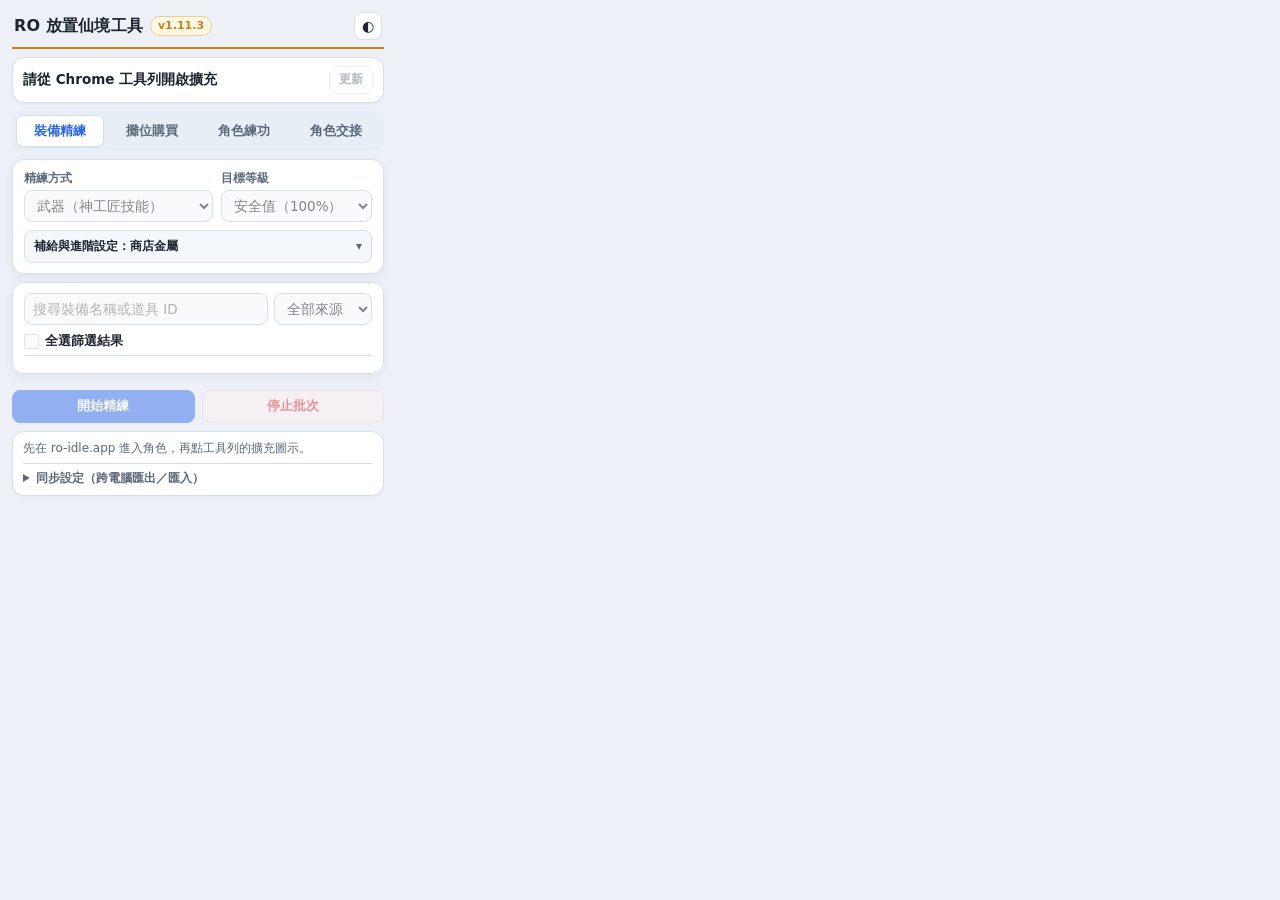
<file: RO-idle-whitesmith-refine/popup.html>
<!doctype html>
<html lang="zh-Hant">
<head>
  <meta charset="utf-8">
  <meta name="viewport" content="width=device-width, initial-scale=1">
  <title>RO 放置仙境工具</title>
  <link rel="stylesheet" href="popup.css">
  <script defer src="popup-bootstrap.js"></script>
</head>
<body>
  <div class="app-shell">
    <header class="tool-header">
      <div class="brand">
        <h1>RO 放置仙境工具</h1>
        <span class="version-pill">v1.11.3</span>
      </div>
      <div class="header-actions">
        <button id="keep-awake" class="btn-pill" type="button" hidden title="懸浮視窗開啟時定時模擬滑鼠滑動，避免頁面進入休息">● 防休息</button>
        <button id="theme-toggle" class="btn-icon" type="button" title="切換淺色／深色主題" aria-label="切換淺色／深色主題">◐</button>
        <button id="open-floating" class="btn-ghost" type="button" hidden>浮動視窗</button>
      </div>
    </header>

    <div class="role-card">
      <div class="role-top">
        <p id="character">讀取目前角色中…</p>
        <button id="refresh" class="btn-ghost btn-sm" type="button" disabled>更新</button>
      </div>
      <div id="role-meta" class="role-meta" hidden>
        <span id="role-town" class="meta-chip"></span>
        <span id="role-weight" class="meta-chip"></span>
        <span id="role-slots" class="meta-chip"></span>
        <span id="role-zeny" class="meta-chip meta-gold"></span>
      </div>
    </div>

    <nav id="tool-tabs" class="tool-tabs" role="tablist" aria-label="功能分類">
      <button id="tab-refine" type="button" role="tab" aria-controls="panel-refine" aria-selected="true">裝備精練</button>
      <button id="tab-market" type="button" role="tab" aria-controls="panel-market" aria-selected="false" tabindex="-1">攤位購買</button>
      <button id="tab-growth" type="button" role="tab" aria-controls="panel-growth" aria-selected="false" tabindex="-1">角色練功</button>
      <button id="tab-handoff" type="button" role="tab" aria-controls="panel-handoff" aria-selected="false" tabindex="-1">角色交接</button>
    </nav>

    <main class="app-main">
      <section id="panel-refine" class="tool-panel" role="tabpanel" aria-labelledby="tab-refine">
        <div class="card">
          <div class="field-grid-2">
            <label class="field">
              <span class="field-label">精練方式</span>
              <select id="mode" disabled>
                <option value="weapon">武器（神工匠技能）</option>
                <option value="weapon-npc">武器（城鎮精練師）</option>
                <option value="armor">防具（城鎮精練師）</option>
              </select>
            </label>
            <label class="field">
              <span class="field-label">目標等級</span>
              <select id="target" disabled><option value="0">安全值（100%）</option></select>
            </label>
          </div>
          <p id="mode-help" class="helper-text"></p>

          <details id="refine-options" class="accordion">
            <summary id="refine-options-summary">補給與進階設定：商店金屬</summary>
            <div class="accordion-body">
              <label class="check-row"><input id="storage-materials" type="checkbox" disabled><span>從倉庫補足材料</span></label>
              <label class="check-row"><input id="storage-weapons" type="checkbox" disabled><span>從倉庫挑選裝備</span></label>
              <label class="check-row"><input id="refine-shop-metals" type="checkbox" disabled><span>倉庫缺一／二級金屬時自動從商店買（普隆德拉）</span></label>
              <label class="check-row"><input id="refine-buy-materials" type="checkbox" disabled><span>缺材料時自動從目前城鎮攤位購買</span></label>
              <div id="refine-buy-options" class="refine-buy-options" hidden>
                <label class="field" data-refine-mat="984"><span class="field-label">神之金屬上限</span><input id="refine-max-984" type="number" min="1" step="1" placeholder="留空不買"></label>
                <label class="field" data-refine-mat="985"><span class="field-label">鋁上限</span><input id="refine-max-985" type="number" min="1" step="1" placeholder="留空不買"></label>
                <label class="field" data-refine-mat="1010"><span class="field-label">一級金屬上限</span><input id="refine-max-1010" type="number" min="1" step="1" placeholder="留空不買"></label>
                <label class="field" data-refine-mat="1011"><span class="field-label">二級金屬上限</span><input id="refine-max-1011" type="number" min="1" step="1" placeholder="留空不買"></label>
              </div>
              <label id="auto-equip-option" class="check-row" hidden><input id="auto-equip" type="checkbox"><span>自動穿戴防具後精練，完成後換回原裝</span></label>
            </div>
          </details>
        </div>

        <fieldset id="gear" class="card gear-card" disabled>
          <legend class="sr-only">選擇裝備</legend>
          <div class="equipment-filters">
            <input id="equipment-query" type="search" placeholder="搜尋裝備名稱或道具 ID" aria-label="搜尋裝備">
            <select id="equipment-location" aria-label="裝備來源">
              <option value="">全部來源</option>
              <option value="bag">背包</option>
              <option value="worn">已穿戴</option>
              <option value="storage">倉庫</option>
            </select>
          </div>
          <div class="gear-toolbar">
            <label class="check-inline"><input id="select-all" type="checkbox"><span>全選篩選結果</span></label>
            <span id="equipment-count" class="count-pill" aria-live="polite"></span>
          </div>
          <div id="equipment" class="gear-list"></div>
        </fieldset>

        <p id="plan" class="callout callout-info"></p>
        <p id="results" class="callout callout-result" aria-live="polite" hidden></p>

        <div class="actions actions-split">
          <button id="start" class="btn-primary" type="button" disabled>開始精練</button>
          <button id="stop" class="btn-danger" type="button" disabled>停止批次</button>
        </div>
      </section>

      <section id="panel-market" class="tool-panel" role="tabpanel" aria-labelledby="tab-market" hidden>
        <div id="market" class="card">
          <div class="card-head">
            <h2>攤位搜尋與限價購買</h2>
            <span class="badge-soft">同攤位合併買</span>
          </div>
          <fieldset id="market-fields" class="bare-fieldset" disabled>
            <div class="market-presets">
              <select id="market-preset-select" aria-label="常用掃貨預設">
                <option value="">— 常用掃貨預設 —</option>
              </select>
              <button id="market-preset-save" class="btn-secondary btn-sm" type="button">存常用</button>
              <button id="market-preset-delete" class="btn-ghost btn-sm btn-danger-text" type="button" disabled>刪除</button>
            </div>
            <label class="field">
              <span class="field-label">道具名稱</span>
              <input id="market-name" maxlength="40" type="search" placeholder="輸入裝備、材料、卡片或消耗品關鍵字">
            </label>
            <div class="market-limits">
              <label class="field">
                <span class="field-label">類型／洞數</span>
                <select id="market-holes">
                  <option value="any">不限（含非裝備）</option>
                  <option value="non-equip">僅非裝備</option>
                  <option value="0">0 洞裝備</option>
                  <option value="1">1 洞裝備</option>
                  <option value="2">2 洞裝備</option>
                  <option value="3">3 洞裝備</option>
                  <option value="4">4 洞裝備</option>
                </select>
              </label>
              <label class="field">
                <span class="field-label">單價上限（Zeny）</span>
                <input id="market-price" type="number" min="1" step="1" placeholder="例：25000">
              </label>
              <label class="field">
                <span class="field-label">數量</span>
                <input id="market-qty" type="number" min="1" max="10000" value="1">
              </label>
            </div>
            <label class="check-row check-highlight"><input id="market-auto-store" type="checkbox"><span>負重超過 50% 自動存倉（僅存本次買到的物品）</span></label>
            <div class="actions actions-split">
              <button id="market-search" class="btn-secondary" type="button">搜尋並預覽</button>
              <button id="market-buy" class="btn-primary" type="button" disabled>確認批次購買</button>
            </div>
          </fieldset>
          <p id="market-status" class="status-banner" role="status">搜尋各城鎮攤位（含裝備與非裝備），同攤位會合併一次購買。</p>
          <ul id="market-preview" class="item-list" hidden></ul>
          <div id="market-other" class="remote-section" hidden>
            <p class="section-sub">其他城鎮 · 到當地後重新搜尋即可購買</p>
            <ul id="market-remote-list" class="item-list"></ul>
          </div>
        </div>
      </section>

      <section id="panel-growth" class="tool-panel" role="tabpanel" aria-labelledby="tab-growth" hidden>
        <div id="archer-growth" class="card">
          <div class="card-head">
            <h2>弓箭手自動加點與轉生</h2>
            <span class="badge-gold">10 轉停機</span>
          </div>
          <p class="helper-text">只作用於目前角色。升級整批加點，第 10 次轉生滿 Base 99／Job 70 時停止（保留第 11 轉自行選系），掛機照常。每次轉生需 1,285,000 Zeny；遊戲轉生會停用掛機技能規則與自動屬性配點。</p>
          <div class="actions actions-split">
            <button id="archer-start" class="btn-primary" type="button" disabled>啟用流程</button>
            <button id="archer-stop" class="btn-danger" type="button" disabled>停止流程</button>
          </div>
          <p id="archer-status" class="status-banner" role="status">尚未啟用。</p>
        </div>

        <div class="card">
          <div class="card-head">
            <h2>轉生計時與里程碑</h2>
            <button id="archer-timing-clear" class="btn-ghost btn-sm btn-danger-text" type="button" hidden>清除紀錄</button>
          </div>
          <div id="archer-timing" class="timing-list">尚無紀錄。</div>
        </div>
      </section>

      <section id="panel-handoff" class="tool-panel" role="tabpanel" aria-labelledby="tab-handoff" hidden>
        <details id="handoff" class="card accordion-card" open>
          <summary>神射11轉裝備交接</summary>
          <div class="accordion-card-body">
            <p class="helper-text">原角色記錄配置並存倉；切到同帳號新角色後可一鍵清包、提領 Zeny、領裝、補買規則箭矢並套用配置。</p>
            <div class="handoff-options">
              <label class="check-row"><input id="handoff-clear-new" type="checkbox"><span>領裝前清空新角色原有穿戴與背包（略過已上鎖）</span></label>
              <label class="handoff-inline"><input id="handoff-auto-arrows" type="checkbox"><span>缺規則箭矢自動向商店買</span><input id="handoff-arrow-qty" type="number" min="1" max="30000" step="1" value="100"><span>支</span></label>
              <label class="handoff-inline"><input id="handoff-auto-zeny" type="checkbox"><span>從倉庫自動提領 Zeny 至</span><input id="handoff-zeny-target" type="number" min="0" step="100000" value="15000000"></label>
            </div>
            <div class="actions actions-split">
              <button id="handoff-send" class="btn-secondary" type="button" disabled>記錄並存倉</button>
              <button id="handoff-receive" class="btn-primary" type="button" disabled>領裝並套用配置</button>
            </div>
            <button id="handoff-clear" class="btn-ghost btn-sm btn-danger-text full-width-btn" type="button" hidden>清除本機交接紀錄</button>
            <p id="handoff-status" class="status-banner" role="status"></p>
          </div>
        </details>

        <details id="rebind" class="card accordion-card">
          <summary>跨角色換裝重綁（手動補救用）</summary>
          <div class="accordion-card-body">
            <p class="helper-text">在原角色搬裝備前記錄對照。新角色取出裝備後即可預覽重綁；若缺少「神射11轉」可從原角色記錄建立並套用。</p>
            <div class="actions actions-split">
              <button id="rebind-capture" class="btn-secondary" type="button" disabled>記錄原角色裝備</button>
              <button id="rebind-preview" class="btn-secondary" type="button" disabled>預覽目前角色</button>
            </div>
            <div id="rebind-rows" class="rebind-rows"></div>
            <button id="rebind-apply" class="btn-primary full-width-btn" type="button" disabled>套用換裝重綁</button>
            <p id="rebind-status" class="status-banner" role="status"></p>
          </div>
        </details>
      </section>
    </main>

    <footer class="utility">
      <p id="status" class="footer-status" role="status" aria-live="polite">讀取遊戲角色中…</p>
      <details id="settings-sync" class="settings-sync">
        <summary>同步設定（跨電腦匯出／匯入）</summary>
        <div class="actions actions-split">
          <button id="settings-export" class="btn-secondary btn-sm" type="button">複製設定 JSON</button>
          <button id="settings-import" class="btn-secondary btn-sm" type="button">匯入設定 JSON</button>
        </div>
        <p id="settings-status" class="helper-text" role="status"></p>
      </details>
    </footer>
  </div>
</body>
</html>
</file>
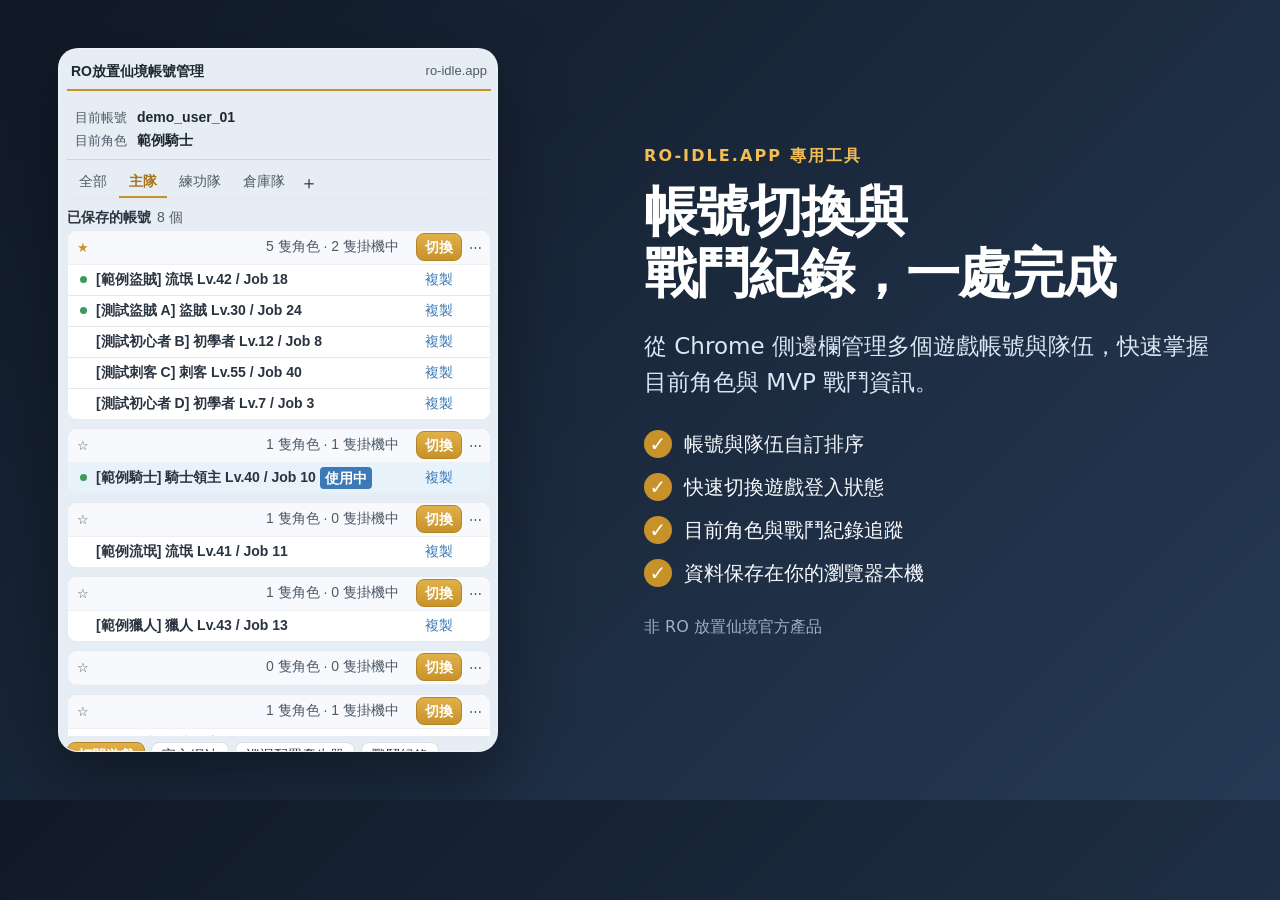
<file: webstore-assets/screenshot-account-vault.html>
<!doctype html>
<html lang="zh-Hant">
<head>
  <meta charset="utf-8">
  <meta name="viewport" content="width=device-width, initial-scale=1">
  <title>RO放置仙境 帳號櫃｜商店截圖</title>
  <style>
    * { box-sizing: border-box; }
    html, body { margin: 0; width: 1280px; height: 800px; overflow: hidden; }
    body { display: grid; grid-template-columns: 520px 1fr; padding: 48px 58px; gap: 66px; background: linear-gradient(135deg, #101926, #263a55); color: #fff; font-family: system-ui, -apple-system, "Noto Sans TC", sans-serif; }
    .panel { width: 440px; height: 704px; overflow: hidden; border: 1px solid rgba(255,255,255,.28); border-radius: 20px; background: #e7edf4; box-shadow: 0 28px 70px rgba(0,0,0,.38); }
    iframe { width: 440px; height: 704px; border: 0; background: #e7edf4; }
    .copy { align-self: center; }
    .eyebrow { margin: 0 0 14px; color: #f2bd54; font-weight: 800; letter-spacing: .13em; }
    h1 { margin: 0; font-size: 54px; line-height: 1.15; letter-spacing: -.03em; }
    .lead { margin: 24px 0 30px; color: #dce6f4; font-size: 23px; line-height: 1.55; }
    ul { display: grid; gap: 15px; margin: 0; padding: 0; list-style: none; color: #f6f8fb; font-size: 20px; }
    li { display: flex; align-items: center; gap: 12px; }
    li::before { content: "✓"; display: grid; place-items: center; width: 28px; height: 28px; border-radius: 50%; background: #c8922a; color: white; font-weight: 900; }
    .note { margin-top: 30px; color: #9fb0c7; font-size: 16px; }
  </style>
</head>
<body>
  <div class="panel"><iframe src="../RO-idle-account-vault/sidepanel.html?preview" title="帳號櫃介面"></iframe></div>
  <section class="copy">
    <p class="eyebrow">RO-IDLE.APP 專用工具</p>
    <h1>帳號切換與<br>戰鬥紀錄，一處完成</h1>
    <p class="lead">從 Chrome 側邊欄管理多個遊戲帳號與隊伍，快速掌握目前角色與 MVP 戰鬥資訊。</p>
    <ul>
      <li>帳號與隊伍自訂排序</li>
      <li>快速切換遊戲登入狀態</li>
      <li>目前角色與戰鬥紀錄追蹤</li>
      <li>資料保存在你的瀏覽器本機</li>
    </ul>
    <p class="note">非 RO 放置仙境官方產品</p>
  </section>
</body>
</html>
</file>
<file: RO-idle-dps/popup.css>
:root {
  color-scheme: light dark;
  --bg: #eef2f7;
  --surface: #ffffff;
  --surface-2: #f5f8fc;
  --border: #d7e0eb;
  --border-strong: #bac7d8;
  --text: #1c2430;
  --muted: #5c6a7c;
  --accent: #2563eb;
  --accent-hover: #1d4ed8;
  --accent-soft: #e8f0fe;
  --gold: #c78312;
  --gold-soft: #fef5e2;
  --gold-border: #ebc97c;
  --green: #147a44;
  --green-soft: #e6f6ed;
  --red: #c02a2a;
  --red-soft: #fdecec;
  --shadow: 0 2px 10px rgba(15, 23, 42, 0.06);
  --radius: 12px;
  --radius-sm: 8px;
  font: 14px/1.5 system-ui, -apple-system, "PingFang TC", "Noto Sans TC", "Microsoft JhengHei", sans-serif;
}

@media (prefers-color-scheme: dark) {
  :root:not([data-theme="light"]) {
    --bg: #0f1621;
    --surface: #17202e;
    --surface-2: #1e2a3c;
    --border: #2c3b52;
    --border-strong: #3e526e;
    --text: #e7eef8;
    --muted: #98a9c0;
    --accent: #5fa0ff;
    --accent-hover: #80b5ff;
    --accent-soft: #1b2f4b;
    --gold: #f0b84c;
    --gold-soft: #362b16;
    --gold-border: #6e5525;
    --green: #6be29f;
    --green-soft: #143625;
    --red: #ff8e88;
    --red-soft: #3c1e20;
    --shadow: 0 4px 16px rgba(0, 0, 0, 0.32);
  }
}

:root[data-theme="dark"] {
  color-scheme: dark;
  --bg: #0f1621;
  --surface: #17202e;
  --surface-2: #1e2a3c;
  --border: #2c3b52;
  --border-strong: #3e526e;
  --text: #e7eef8;
  --muted: #98a9c0;
  --accent: #5fa0ff;
  --accent-hover: #80b5ff;
  --accent-soft: #1b2f4b;
  --gold: #f0b84c;
  --gold-soft: #362b16;
  --gold-border: #6e5525;
  --green: #6be29f;
  --green-soft: #143625;
  --red: #ff8e88;
  --red-soft: #3c1e20;
  --shadow: 0 4px 16px rgba(0, 0, 0, 0.32);
}

:root[data-theme="light"] {
  color-scheme: light;
}

*, *::before, *::after { box-sizing: border-box; }
[hidden] { display: none !important; }
.sr-only { position: absolute; width: 1px; height: 1px; overflow: hidden; clip: rect(0 0 0 0); white-space: nowrap; }

body {
  margin: 0;
  background: var(--bg);
  color: var(--text);
  min-height: 100vh;
}

.shell {
  max-width: 1180px;
  margin: 0 auto;
  padding: 12px 14px 28px;
}

h1, h2, h3, p { margin: 0; }
h1 { font-size: 17px; font-weight: 700; line-height: 1.25; }
h2 { font-size: 15px; font-weight: 700; line-height: 1.3; }
h3 { font-size: 13px; font-weight: 700; margin-bottom: 4px; }
code { font-family: ui-monospace, SFMono-Regular, Menlo, monospace; font-size: 12px; padding: 1px 5px; border-radius: 5px; background: var(--surface-2); border: 1px solid var(--border); }

/* Buttons & Inputs */
button, input, select, textarea { font: inherit; color: inherit; }

.btn {
  display: inline-flex;
  align-items: center;
  justify-content: center;
  gap: 5px;
  padding: 6px 12px;
  min-height: 34px;
  border-radius: var(--radius-sm);
  border: 1px solid var(--border);
  background: var(--surface);
  color: var(--text);
  font-size: 13px;
  font-weight: 600;
  text-decoration: none;
  cursor: pointer;
  white-space: nowrap;
  transition: background-color 0.15s, border-color 0.15s, opacity 0.15s;
}
.btn:hover:not(:disabled) { border-color: var(--border-strong); background: var(--surface-2); }
.btn:disabled { opacity: 0.45; cursor: default; }
.btn-primary { background: var(--accent); border-color: var(--accent); color: #ffffff; }
.btn-primary:hover:not(:disabled) { background: var(--accent-hover); border-color: var(--accent-hover); }
.btn-outline { background: var(--surface); border-color: var(--border-strong); }
.btn-ghost { background: transparent; border-color: transparent; color: var(--muted); }
.btn-ghost:hover:not(:disabled) { color: var(--text); background: var(--surface-2); border-color: var(--border); }
.btn-danger-ghost { background: transparent; border-color: transparent; color: var(--red); }
.btn-danger-ghost:hover:not(:disabled) { background: var(--red-soft); border-color: color-mix(in srgb, var(--red) 40%, transparent); }
.btn-sm { min-height: 29px; padding: 3px 9px; font-size: 12px; }
.btn-lg { min-height: 44px; font-size: 15px; border-radius: 10px; }
.btn-full { width: 100%; }
.btn-row { display: flex; flex-wrap: wrap; align-items: center; gap: 8px; margin-top: 8px; }
.file-label { margin: 0; }

input:not([type="checkbox"]), select, textarea {
  display: block;
  width: 100%;
  min-height: 36px;
  padding: 6px 10px;
  border: 1px solid var(--border);
  border-radius: var(--radius-sm);
  background: var(--surface);
  color: var(--text);
}
input:not([type="checkbox"]):focus, select:focus, textarea:focus {
  outline: 2px solid color-mix(in srgb, var(--accent) 40%, transparent);
  outline-offset: 0;
  border-color: var(--accent);
}
textarea { min-height: 72px; resize: vertical; font-family: ui-monospace, SFMono-Regular, Menlo, monospace; font-size: 12px; }

.field { display: flex; flex-direction: column; gap: 4px; min-width: 0; }
.field > span { font-size: 12px; font-weight: 600; color: var(--muted); }
.field-compact { max-width: 240px; }
.inline-input-btn { display: flex; gap: 6px; }
.inline-input-btn input { flex: 1; min-width: 0; }

.check { display: inline-flex; align-items: center; gap: 7px; cursor: pointer; font-size: 13px; user-select: none; }
.check input[type="checkbox"] { width: 16px; height: 16px; margin: 0; accent-color: var(--accent); cursor: pointer; }
.inline-check { font-size: 12px; white-space: nowrap; }

.hint { font-size: 12px; color: var(--muted); margin-top: 3px; }
.muted { color: var(--muted); font-weight: 400; font-size: 12px; }

/* Top Bar */
.topbar {
  display: flex;
  flex-wrap: wrap;
  align-items: center;
  justify-content: space-between;
  gap: 10px;
  padding: 10px 14px;
  margin-bottom: 10px;
  background: var(--surface);
  border: 1px solid var(--border);
  border-radius: var(--radius);
  box-shadow: var(--shadow);
}
.topbar-brand { display: flex; align-items: center; gap: 10px; min-width: 0; }
.brand-mark {
  width: 36px; height: 36px; border-radius: 10px;
  display: grid; place-items: center; flex-shrink: 0;
  background: linear-gradient(135deg, var(--accent), #6366f1);
  color: #fff; font-size: 17px;
}
.brand-text { min-width: 0; }
.brand-sub { font-size: 12px; color: var(--muted); margin-top: 1px; white-space: nowrap; overflow: hidden; text-overflow: ellipsis; }
.topbar-actions { display: flex; flex-wrap: wrap; align-items: center; gap: 6px; }

/* Character Bar */
.char-bar {
  display: flex;
  flex-wrap: wrap;
  align-items: center;
  gap: 8px;
  padding: 8px 12px;
  margin-bottom: 10px;
  background: var(--surface);
  border: 1px solid var(--border);
  border-radius: var(--radius);
}
.char-bar-select { flex: 1 1 220px; min-width: 0; }
.char-bar-actions { display: flex; flex-wrap: wrap; gap: 6px; }

/* Import Drawer */
.import-drawer { margin-bottom: 10px; border-color: var(--accent); }
.import-grid { display: grid; grid-template-columns: repeat(2, minmax(0, 1fr)); gap: 10px; margin-top: 10px; }
.subcard { background: var(--surface-2); border: 1px solid var(--border); border-radius: var(--radius-sm); padding: 10px 12px; }
.steps-list { margin: 6px 0; padding-left: 18px; font-size: 12px; color: var(--muted); }
.steps-list li { margin: 3px 0; }
.copy-status { font-size: 12px; color: var(--green); margin-top: 6px; min-height: 16px; }
.api-helper { display: flex; flex-wrap: wrap; gap: 6px; margin: 6px 0 8px; }
.api-id-row { display: flex; gap: 6px; flex: 1; min-width: 170px; }
.api-id-row input { min-height: 34px; }

/* Status Banner */
.status-banner {
  margin: 0 0 10px;
  padding: 8px 12px;
  border-radius: var(--radius-sm);
  background: var(--accent-soft);
  border: 1px solid color-mix(in srgb, var(--accent) 35%, transparent);
  color: var(--accent);
  font-size: 13px;
  font-weight: 500;
}
.status-banner:empty { display: none; }

/* Panels */
.panel {
  background: var(--surface);
  border: 1px solid var(--border);
  border-radius: var(--radius);
  padding: 14px;
  box-shadow: var(--shadow);
}
.panel + .panel { margin-top: 12px; }
.panel-head {
  display: flex;
  flex-wrap: wrap;
  align-items: flex-start;
  justify-content: space-between;
  gap: 8px;
  margin-bottom: 12px;
}
.panel-head-actions { display: flex; flex-wrap: wrap; align-items: center; gap: 8px; }

/* Studio 2-Column Layout */
.studio-layout {
  display: grid;
  grid-template-columns: 320px minmax(0, 1fr);
  gap: 14px;
  align-items: start;
}

/* Live Stats Sidebar */
.stats-sidebar { position: sticky; top: 12px; }
.stats-head { display: flex; align-items: flex-start; justify-content: space-between; gap: 8px; margin-bottom: 10px; }
.stats-kpi {
  display: grid;
  grid-template-columns: repeat(2, minmax(0, 1fr));
  gap: 6px;
  margin-bottom: 10px;
}
.stats-kpi-tile {
  background: var(--surface-2);
  border: 1px solid var(--border);
  border-radius: var(--radius-sm);
  padding: 6px 8px;
}
.stats-kpi-tile dt { font-size: 10px; color: var(--muted); font-weight: 600; }
.stats-kpi-tile dd { margin: 1px 0 0; font-size: 15px; font-weight: 700; font-variant-numeric: tabular-nums; }

.stats-grid {
  display: grid;
  grid-template-columns: repeat(2, minmax(0, 1fr));
  gap: 5px;
  margin: 0;
}
.stats-grid > div {
  background: var(--surface-2);
  border-radius: 6px;
  padding: 5px 7px;
  display: flex;
  flex-direction: column;
}
.stats-grid dt { font-size: 10px; color: var(--muted); }
.stats-grid dd { margin: 0; font-size: 12px; font-weight: 650; font-variant-numeric: tabular-nums; }
.delta-tag { display: inline-block; font-size: 10px; margin-left: 4px; font-weight: 700; }
.delta-tag[data-direction="up"] { color: var(--green); }
.delta-tag[data-direction="down"] { color: var(--red); }

.mini-details { margin-top: 10px; font-size: 12px; border-top: 1px solid var(--border); padding-top: 8px; }
.mini-details summary { cursor: pointer; font-weight: 600; color: var(--text); }
.equip-summary-list { margin: 6px 0 0; padding-left: 16px; color: var(--muted); }
.equip-summary-list li { margin: 2px 0; }
.sidebar-footer { margin-top: 12px; padding-top: 10px; border-top: 1px solid var(--border); }

/* Tabs */
.workspace { min-width: 0; }
.tab-nav {
  display: flex;
  gap: 6px;
  padding: 5px;
  margin-bottom: 12px;
  background: var(--surface);
  border: 1px solid var(--border);
  border-radius: var(--radius);
  overflow-x: auto;
  scrollbar-width: none;
}
.tab-nav::-webkit-scrollbar { display: none; }
.tab-btn {
  flex: 1 0 auto;
  display: inline-flex;
  align-items: center;
  justify-content: center;
  gap: 5px;
  min-height: 36px;
  padding: 6px 12px;
  border: 1px solid transparent;
  border-radius: var(--radius-sm);
  background: transparent;
  color: var(--muted);
  font-size: 13px;
  font-weight: 650;
  cursor: pointer;
  white-space: nowrap;
  transition: all 0.15s;
}
.tab-btn:hover { color: var(--text); background: var(--surface-2); }
.tab-btn.is-active { background: var(--accent); color: #ffffff; }
.tab-btn-sim:not(.is-active) { color: var(--accent); border-color: color-mix(in srgb, var(--accent) 30%, transparent); background: var(--accent-soft); }
.tab-badge {
  font-size: 10px;
  padding: 0 5px;
  border-radius: 999px;
  background: rgba(255, 255, 255, 0.22);
  font-weight: 700;
}
.tab-btn:not(.is-active) .tab-badge { background: var(--surface-2); color: var(--text); border: 1px solid var(--border); }

/* Forms */
.form-grid-2 { display: grid; grid-template-columns: repeat(2, minmax(0, 1fr)); gap: 10px; margin-bottom: 10px; }
.form-grid-3 { display: grid; grid-template-columns: repeat(3, minmax(0, 1fr)); gap: 10px; margin-bottom: 10px; }
.rebirth-row { display: flex; gap: 6px; align-items: stretch; }
.rebirth-select { flex: 1; min-width: 0; font-weight: 600; }
.rebirth-row .btn.is-active { background: var(--accent-soft); border-color: var(--accent); color: var(--accent); }
.extra-char-flags { display: flex; flex-wrap: wrap; align-items: flex-end; gap: 12px 18px; padding-top: 6px; border-top: 1px solid var(--border); }
.pet-picker-box {
  margin-top: 12px;
  padding: 10px 12px;
  border: 1px solid var(--border);
  border-radius: var(--radius-sm);
  background: var(--surface-2);
}
.pet-picker-head {
  display: flex;
  flex-wrap: wrap;
  align-items: center;
  justify-content: space-between;
  gap: 6px 12px;
  margin-bottom: 8px;
}
.pet-picker-title { font-size: 13px; font-weight: 700; color: var(--text); }
.pet-picker-controls {
  display: grid;
  grid-template-columns: minmax(0, 1fr) minmax(0, 1.35fr);
  gap: 8px;
}
#build-pet-desc { margin: 6px 0 0; }

/* 6-Stat Radar Chart & Allocator Layout */
.stats-builder-panel { container-type: inline-size; }
.stats-builder-layout {
  display: grid;
  grid-template-columns: 270px minmax(0, 1fr);
  gap: 14px;
  align-items: start;
}
.radar-card {
  display: flex;
  flex-direction: column;
  align-items: center;
  justify-content: center;
  padding: 12px 8px 10px;
  border: 1px solid var(--border);
  border-radius: var(--radius);
  background: radial-gradient(circle at 50% 45%, color-mix(in srgb, var(--accent-soft) 45%, transparent), transparent 72%), var(--surface-2);
}
.stat-radar { width: 100%; max-width: 280px; height: auto; overflow: visible; }
.radar-grid-ring { fill: none; stroke: var(--border); stroke-width: 1; }
.radar-axis { stroke: var(--border); stroke-width: 1; stroke-dasharray: 2 3; }
.radar-tick { font-size: 9px; fill: var(--muted); text-anchor: middle; font-variant-numeric: tabular-nums; }
.radar-poly-total { fill: color-mix(in srgb, var(--accent) 22%, transparent); stroke: var(--accent); stroke-width: 2.2; stroke-linejoin: round; }
.radar-poly-base { fill: color-mix(in srgb, var(--gold) 28%, transparent); stroke: var(--gold); stroke-width: 2.2; stroke-linejoin: round; }
.radar-dot-total { fill: var(--accent); stroke: var(--surface); stroke-width: 1.5; }
.radar-dot-base { fill: var(--gold); stroke: var(--surface); stroke-width: 1.5; }
.radar-label-stat { font-size: 12px; font-weight: 800; fill: var(--text); }
.radar-label-val { font-size: 10.5px; font-weight: 650; fill: var(--muted); font-variant-numeric: tabular-nums; }
.radar-legend { display: flex; flex-wrap: wrap; justify-content: center; gap: 12px; margin-top: 6px; font-size: 11px; color: var(--muted); font-weight: 600; }
.radar-legend span { display: inline-flex; align-items: center; gap: 5px; }
.legend-swatch { display: inline-block; width: 10px; height: 10px; border-radius: 3px; }
.swatch-base { background: var(--gold); }
.swatch-total { background: var(--accent); }

/* Points Pill */
.points-pill {
  display: inline-block;
  margin-top: 4px;
  padding: 2px 9px;
  border-radius: 999px;
  font-size: 12px;
  font-weight: 700;
  font-variant-numeric: tabular-nums;
  background: var(--accent-soft);
  color: var(--accent);
}
.points-pill.is-over { background: var(--gold-soft); color: var(--gold); border: 1px solid var(--gold-border); }

/* Stat Allocator (Clean 2-line precision cards, never overflows) */
.stat-allocator { display: grid; grid-template-columns: repeat(2, minmax(0, 1fr)); gap: 8px; }
.stat-row {
  position: relative;
  display: flex;
  flex-direction: column;
  gap: 7px;
  padding: 9px 10px 8px 13px;
  border: 1px solid var(--border);
  border-radius: var(--radius-sm);
  background: var(--surface-2);
  overflow: hidden;
}
.stat-row::before {
  content: "";
  position: absolute;
  left: 0; top: 0; bottom: 0;
  width: 3.5px;
  background: var(--stat-color, var(--accent));
}
.stat-row[data-stat="str"] { --stat-color: #ef4444; }
.stat-row[data-stat="agi"] { --stat-color: #0ea5e9; }
.stat-row[data-stat="vit"] { --stat-color: #16a34a; }
.stat-row[data-stat="int"] { --stat-color: #6366f1; }
.stat-row[data-stat="dex"] { --stat-color: #d97706; }
.stat-row[data-stat="luk"] { --stat-color: #a855f7; }

.stat-top { display: flex; align-items: baseline; justify-content: space-between; gap: 6px; }
.stat-meta { display: flex; align-items: baseline; gap: 6px; min-width: 0; }
.stat-code { font-size: 14px; font-weight: 850; letter-spacing: 0.03em; color: var(--stat-color, var(--text)); }
.stat-total { font-size: 12px; color: var(--muted); font-variant-numeric: tabular-nums; white-space: nowrap; }
.stat-total strong { color: var(--text); font-weight: 750; }
.stat-cost {
  font-size: 10.5px;
  font-weight: 650;
  padding: 1px 6px;
  border-radius: 999px;
  background: var(--surface);
  border: 1px solid var(--border);
  color: var(--muted);
  white-space: nowrap;
  font-variant-numeric: tabular-nums;
}
.stat-controls {
  display: grid;
  grid-template-columns: repeat(2, 34px) minmax(46px, 1fr) repeat(2, 34px);
  border: 1px solid var(--border);
  border-radius: 7px;
  overflow: hidden;
  background: var(--surface);
}
.stat-step-btn {
  min-height: 31px;
  padding: 0;
  border: 0;
  border-right: 1px solid var(--border);
  border-radius: 0;
  background: transparent;
  font-size: 11.5px;
  font-weight: 750;
  cursor: pointer;
}
.stat-step-btn:last-child { border-right: 0; }
.stat-step-btn:hover:not(:disabled) { background: var(--accent-soft); color: var(--accent); }
.stat-step-btn:disabled { opacity: 0.34; cursor: default; }
.stat-input {
  width: 100% !important;
  min-height: 31px !important;
  border: 0 !important;
  border-right: 1px solid var(--border) !important;
  border-radius: 0 !important;
  text-align: center;
  font-size: 13px;
  font-weight: 800;
  font-variant-numeric: tabular-nums;
  padding: 2px !important;
  background: transparent !important;
}
.stat-input:focus { outline: none; background: var(--accent-soft) !important; }
.stat-bar { height: 4px; border-radius: 999px; background: color-mix(in srgb, var(--border) 70%, transparent); overflow: hidden; }
.stat-bar-fill { height: 100%; border-radius: 999px; background: var(--stat-color, var(--accent)); transition: width 0.15s ease; }

@container (max-width: 700px) {
  .stats-builder-layout { grid-template-columns: minmax(0, 1fr); }
  .radar-card { padding: 10px; }
  .stat-radar { max-width: 300px; }
}
@container (max-width: 440px) {
  .stat-allocator { grid-template-columns: minmax(0, 1fr); }
}

/* Skill Mode Switcher */
.skill-mode-bar {
  display: grid;
  grid-template-columns: repeat(2, minmax(0, 1fr));
  gap: 6px;
  padding: 4px;
  margin-bottom: 10px;
  border: 1px solid var(--border);
  border-radius: 10px;
  background: var(--surface-2);
}
.mode-tab {
  min-height: 36px;
  padding: 6px 10px;
  border: 1px solid transparent;
  border-radius: 7px;
  background: transparent;
  color: var(--muted);
  font-size: 13px;
  font-weight: 700;
  cursor: pointer;
  transition: all 0.15s;
}
.mode-tab:hover { color: var(--text); }
.mode-tab.is-active {
  background: var(--surface);
  border-color: var(--accent);
  color: var(--accent);
  box-shadow: 0 1px 4px rgba(15, 23, 42, 0.08);
}

/* Skill Tree */
.skill-toolbar, .buff-toolbar { display: flex; flex-wrap: wrap; align-items: center; gap: 8px; margin-bottom: 8px; }
.skill-toolbar input[type="search"], .buff-toolbar input[type="search"] { flex: 1 1 200px; }
.filter-pills { display: flex; flex-wrap: wrap; gap: 5px; }
.pill {
  padding: 4px 10px;
  min-height: 30px;
  border-radius: 999px;
  border: 1px solid var(--border);
  background: var(--surface-2);
  color: var(--muted);
  font-size: 12px;
  font-weight: 600;
  cursor: pointer;
}
.pill.is-active { background: var(--accent); border-color: var(--accent); color: #fff; }

.skill-tree-list {
  display: grid;
  grid-template-columns: repeat(2, minmax(0, 1fr));
  gap: 8px;
  margin-top: 10px;
}
.skill-card {
  border: 1px solid var(--border);
  border-radius: var(--radius-sm);
  padding: 9px 10px;
  background: var(--surface-2);
  display: flex;
  flex-direction: column;
  gap: 6px;
}
.skill-card.is-learned { border-color: color-mix(in srgb, var(--accent) 55%, var(--border)); background: color-mix(in srgb, var(--accent-soft) 50%, var(--surface)); }
.skill-card-head { display: flex; align-items: flex-start; justify-content: space-between; gap: 8px; }
.skill-card-left { display: flex; align-items: flex-start; gap: 8px; min-width: 0; flex: 1; }
.skill-title-wrap { min-width: 0; }
.skill-name { font-size: 13px; font-weight: 700; }
.skill-badges { display: flex; flex-wrap: wrap; gap: 4px; margin-top: 2px; }
.mini-tag {
  font-size: 10px;
  padding: 1px 6px;
  border-radius: 999px;
  font-weight: 650;
  background: var(--surface);
  border: 1px solid var(--border);
  color: var(--muted);
}
.mini-tag.tag-attack { background: var(--red-soft); color: var(--red); border-color: color-mix(in srgb, var(--red) 35%, transparent); }
.mini-tag.tag-quest { background: var(--gold-soft); color: var(--gold); border-color: var(--gold-border); }
.mini-tag.tag-ok { background: var(--green-soft); color: var(--green); border-color: color-mix(in srgb, var(--green) 35%, transparent); }
.mini-tag.tag-req { background: var(--gold-soft); color: var(--gold); border-color: var(--gold-border); }
.skill-lv-badge { font-size: 12px; font-weight: 800; font-variant-numeric: tabular-nums; white-space: nowrap; color: var(--accent); }
.skill-desc { font-size: 11px; color: var(--muted); line-height: 1.4; display: -webkit-box; -webkit-line-clamp: 2; -webkit-box-orient: vertical; overflow: hidden; }
.skill-card-foot { display: flex; flex-wrap: wrap; align-items: center; justify-content: space-between; gap: 6px; margin-top: auto; padding-top: 4px; }
.skill-stepper { display: flex; gap: 4px; }
.skill-stepper button { min-width: 30px; min-height: 28px; padding: 0 7px; font-size: 12px; font-weight: 700; border: 1px solid var(--border); border-radius: 6px; background: var(--surface); cursor: pointer; }
.skill-stepper button:hover:not(:disabled) { border-color: var(--accent); color: var(--accent); }
.skill-stepper button:disabled { opacity: 0.35; cursor: default; }

/* RO-Style Visual Skill Tree Graph */
.view-switch { display: inline-flex; gap: 4px; padding: 2px; border: 1px solid var(--border); border-radius: 999px; background: var(--surface-2); }
.view-switch .pill { min-height: 26px; padding: 2px 10px; border: 0; background: transparent; }
.view-switch .pill.is-active { background: var(--accent); color: #fff; }

.skill-graph-wrap { margin-top: 10px; display: grid; gap: 12px; }
.skill-inspector {
  display: flex;
  flex-wrap: wrap;
  align-items: center;
  justify-content: space-between;
  gap: 8px 14px;
  padding: 10px 12px;
  border-radius: var(--radius-sm);
  border: 1px solid var(--accent);
  background: color-mix(in srgb, var(--accent-soft) 55%, var(--surface));
}
.skill-inspector-main { min-width: 0; flex: 1 1 260px; }
.skill-inspector-head { display: flex; flex-wrap: wrap; align-items: center; gap: 6px; }
.skill-inspector-head strong { font-size: 14px; }
.skill-inspector-desc { font-size: 12px; color: var(--muted); margin-top: 3px; line-height: 1.45; }
.skill-inspector-actions { display: flex; flex-wrap: wrap; align-items: center; gap: 8px; }

.skill-graph-section { display: grid; gap: 6px; }
.skill-section-title { font-size: 12px; font-weight: 700; color: var(--muted); padding-left: 2px; }
.skill-graph-scroll {
  overflow: auto;
  border: 1px solid var(--border);
  border-radius: var(--radius-sm);
  background:
    radial-gradient(circle at 1px 1px, color-mix(in srgb, var(--border) 65%, transparent) 1px, transparent 0) 0 0 / 20px 20px,
    var(--surface-2);
  padding: 14px;
}
.skill-graph-canvas { position: relative; margin: 0 auto; }
.skill-graph-svg { position: absolute; inset: 0; pointer-events: none; overflow: visible; }
.skill-edge { fill: none; stroke: var(--border-strong); stroke-width: 2; stroke-dasharray: 5 4; opacity: 0.72; transition: stroke 0.15s, opacity 0.15s; }
.skill-edge.is-met { stroke: var(--green); stroke-dasharray: none; opacity: 0.9; }
.skill-edge.is-highlight { stroke: var(--accent); stroke-width: 2.8; opacity: 1; }
.skill-edge-pill-bg { fill: var(--surface); stroke: var(--border-strong); stroke-width: 1; }
.skill-edge-pill-bg.is-met { fill: var(--green-soft); stroke: var(--green); }
.skill-edge-pill-text { font-size: 9px; font-weight: 800; fill: var(--muted); text-anchor: middle; dominant-baseline: central; font-variant-numeric: tabular-nums; }
.skill-edge-pill-text.is-met { fill: var(--green); }

.skill-node {
  position: absolute;
  width: 142px;
  height: 86px;
  padding: 7px 8px 6px;
  border-radius: 9px;
  border: 1.5px solid var(--border-strong);
  background: var(--surface);
  box-shadow: 0 2px 6px rgba(15, 23, 42, 0.08);
  display: flex;
  flex-direction: column;
  justify-content: space-between;
  cursor: pointer;
  user-select: none;
  transition: transform 0.12s, border-color 0.15s, box-shadow 0.15s, opacity 0.15s;
}
.skill-node:hover { border-color: var(--accent); transform: translateY(-1px); box-shadow: 0 4px 12px rgba(37, 99, 235, 0.18); z-index: 3; }
.skill-node.is-learned { border-color: var(--accent); background: color-mix(in srgb, var(--accent-soft) 50%, var(--surface)); }
.skill-node.is-maxed { border-color: var(--gold); box-shadow: 0 0 0 1px color-mix(in srgb, var(--gold) 40%, transparent); }
.skill-node.is-selected { box-shadow: 0 0 0 2px var(--accent); z-index: 4; }
.skill-node.is-locked { opacity: 0.72; }
.skill-node.is-dimmed { opacity: 0.25; }
.skill-node-static { position: relative; width: auto; height: auto; min-height: 84px; }

.skill-node-top { display: flex; align-items: center; gap: 7px; min-width: 0; }
.skill-icon {
  width: 30px;
  height: 30px;
  border-radius: 7px;
  flex-shrink: 0;
  display: grid;
  place-items: center;
  color: #fff;
  box-shadow: inset 0 1px 0 rgba(255, 255, 255, 0.28), 0 1px 3px rgba(0, 0, 0, 0.22);
}
.skill-icon svg { width: 18px; height: 18px; }
.skill-node-title {
  font-size: 11.5px;
  font-weight: 750;
  line-height: 1.25;
  overflow: hidden;
  display: -webkit-box;
  -webkit-line-clamp: 2;
  -webkit-box-orient: vertical;
  word-break: break-word;
}
.skill-node-bottom { display: flex; align-items: center; justify-content: space-between; gap: 4px; margin-top: 4px; }
.skill-node-lv { font-size: 11px; font-weight: 800; font-variant-numeric: tabular-nums; color: var(--muted); }
.skill-node.is-learned .skill-node-lv { color: var(--accent); }
.skill-node.is-maxed .skill-node-lv { color: var(--gold); }
.skill-node-btns { display: flex; gap: 3px; }
.skill-node-btns button {
  width: 22px;
  height: 22px;
  padding: 0;
  border-radius: 5px;
  border: 1px solid var(--border);
  background: var(--surface-2);
  color: var(--text);
  font-size: 12px;
  font-weight: 800;
  line-height: 1;
  cursor: pointer;
}
.skill-node-btns button:hover:not(:disabled) { border-color: var(--accent); color: var(--accent); }
.skill-node-btns button:disabled { opacity: 0.3; cursor: default; }
.skill-node-bar { height: 3px; border-radius: 999px; background: var(--surface-2); overflow: hidden; margin-top: 3px; }
.skill-node-bar-fill { height: 100%; background: var(--accent); transition: width 0.15s; }
.skill-node.is-maxed .skill-node-bar-fill { background: var(--gold); }

.skill-node-grid { display: grid; grid-template-columns: repeat(auto-fill, minmax(146px, 1fr)); gap: 8px; }

/* Gear Grid & Slot Editor */
.badge {
  display: inline-block;
  padding: 2px 8px;
  border-radius: 999px;
  font-size: 11px;
  font-weight: 700;
  background: var(--gold-soft);
  color: var(--gold);
  border: 1px solid var(--gold-border);
}
.gear-grid { display: grid; grid-template-columns: repeat(2, minmax(0, 1fr)); gap: 8px; }
.gear-slot-card {
  display: flex;
  flex-direction: column;
  align-items: flex-start;
  text-align: left;
  width: 100%;
  padding: 9px 11px;
  border: 1px solid var(--border);
  border-radius: var(--radius-sm);
  background: var(--surface-2);
  color: var(--text);
  cursor: pointer;
  gap: 3px;
  transition: border-color 0.15s, background-color 0.15s;
}
.gear-slot-card:hover { border-color: var(--accent); }
.gear-slot-card.is-selected { border-color: var(--accent); background: var(--accent-soft); box-shadow: 0 0 0 1px var(--accent); }
.gear-slot-card.is-modified { background: var(--gold-soft); border-color: var(--gold-border); }
.gear-slot-card.is-modified.is-selected { border-color: var(--accent); box-shadow: 0 0 0 1px var(--accent); }
.gear-slot-card.is-blocked { opacity: 0.6; }
.gear-slot-top { display: flex; align-items: center; justify-content: space-between; width: 100%; font-size: 11px; color: var(--muted); font-weight: 600; }
.gear-slot-tag { font-size: 10px; padding: 0 6px; border-radius: 999px; background: var(--gold); color: #fff; font-weight: 700; }
.gear-slot-name { font-size: 13px; font-weight: 700; line-height: 1.3; word-break: break-word; }
.gear-slot-cards { font-size: 11px; color: var(--muted); line-height: 1.3; word-break: break-word; }

.slot-editor {
  margin-top: 12px;
  padding: 12px;
  border: 1px solid var(--accent);
  border-radius: var(--radius);
  background: color-mix(in srgb, var(--accent-soft) 45%, var(--surface));
}
.slot-editor-head { display: flex; flex-wrap: wrap; align-items: center; justify-content: space-between; gap: 8px; margin-bottom: 10px; padding-bottom: 8px; border-bottom: 1px solid var(--border); }
.slot-editor-head h3 { font-size: 14px; margin: 0; }
.slot-editor-actions { display: flex; gap: 6px; }
.slot-block { margin-top: 10px; }
.slot-block:first-of-type { margin-top: 0; }
.slot-block > label { display: block; font-size: 12px; font-weight: 600; color: var(--muted); margin-bottom: 4px; }
.slot-filter-row { display: flex; align-items: center; gap: 8px; margin-bottom: 6px; }
.slot-filter-row input[type="search"] { flex: 1; }
.item-desc { margin: 5px 0 0; font-size: 11px; color: var(--muted); white-space: pre-line; }
.refine-controls { display: flex; align-items: center; gap: 6px; max-width: 240px; }
.refine-controls select { text-align: center; font-weight: 700; }
.refine-controls button { width: 42px; padding: 0; font-size: 16px; }
.cards-head { display: flex; align-items: center; justify-content: space-between; gap: 8px; margin-bottom: 4px; }
.cards-list { display: grid; gap: 8px; margin-top: 8px; }
.card-slot-row { display: grid; gap: 3px; }
.card-slot-row label { font-size: 11px; font-weight: 600; color: var(--muted); }
.card-slot-desc { font-size: 11px; color: var(--muted); }

/* Buffs & Statuses */
.buffs-stack { display: grid; gap: 12px; }
.active-buffs-grid { display: grid; grid-template-columns: repeat(auto-fill, minmax(210px, 1fr)); gap: 6px; margin-top: 8px; }
.effect-list { max-height: 290px; overflow: auto; border: 1px solid var(--border); border-radius: var(--radius-sm); background: var(--surface); }
.effect-row { padding: 7px 9px; }
.effect-row + .effect-row { border-top: 1px solid var(--border); }
.effect-row .check { flex-wrap: wrap; }
.effect-row.is-active-from-snapshot { background: color-mix(in srgb, var(--accent-soft) 55%, var(--surface)); }
.effect-active-tag {
  font-size: 10px;
  padding: 1px 7px;
  border-radius: 999px;
  background: var(--accent-soft);
  border: 1px solid color-mix(in srgb, var(--accent) 45%, transparent);
  color: var(--accent);
  font-weight: 700;
}
.effect-parameters {
  display: grid;
  grid-template-columns: repeat(auto-fit, minmax(95px, 1fr));
  gap: 8px;
  margin: 7px 0 0;
  padding: 8px;
  border: 1px solid var(--border);
  border-radius: 6px;
  background: var(--surface-2);
  font-size: 11px;
}
.effect-parameters label { display: flex; flex-direction: column; gap: 3px; font-weight: 600; color: var(--muted); }
.effect-parameters input { min-height: 30px; padding: 4px 6px; }
.filter-count { font-size: 12px; color: var(--muted); margin: 6px 0 8px; }

/* Simulate Tab & Results */
fieldset { border: 0; padding: 0; margin: 0; }
.monster-preview {
  display: flex;
  flex-wrap: wrap;
  align-items: center;
  gap: 6px 12px;
  padding: 8px 11px;
  margin-bottom: 10px;
  border-radius: var(--radius-sm);
  background: var(--surface-2);
  border: 1px solid var(--border);
  font-size: 12px;
}
.monster-preview strong { font-size: 13px; }
.monster-def-tags {
  flex-basis: 100%;
  display: flex;
  flex-wrap: wrap;
  align-items: center;
  gap: 5px;
  font-size: 11px;
  color: var(--gold);
}
.monster-def-pill {
  display: inline-flex;
  align-items: center;
  padding: 1px 7px;
  border-radius: 999px;
  background: var(--gold-soft);
  border: 1px solid var(--gold-border);
  color: var(--gold);
  font-weight: 700;
}
.monster-subpanel {
  margin-bottom: 10px;
  border: 1px solid var(--border);
  border-radius: var(--radius-sm);
  background: var(--surface-2);
  padding: 8px 11px;
}
.monster-subpanel > summary {
  cursor: pointer;
  font-size: 13px;
  font-weight: 700;
  color: var(--text);
  list-style: none;
  display: flex;
  align-items: center;
  justify-content: space-between;
}
.monster-subpanel > summary::-webkit-details-marker { display: none; }
.monster-subpanel > summary::after {
  content: "▸";
  font-size: 12px;
  color: var(--muted);
  transition: transform 0.15s;
}
.monster-subpanel[open] > summary::after { transform: rotate(90deg); }
.monster-subpanel-body { margin-top: 8px; padding-top: 8px; border-top: 1px solid var(--border); }
.monster-subpanel-head {
  display: flex;
  flex-wrap: wrap;
  align-items: center;
  justify-content: space-between;
  gap: 8px;
  margin-bottom: 8px;
}
.monster-subpanel-head .hint { margin: 0; flex: 1; min-width: 200px; }
.effect-list-compact { max-height: 220px; margin-top: 6px; }

.mob-skill-head {
  display: flex;
  flex-wrap: wrap;
  align-items: baseline;
  justify-content: space-between;
  gap: 4px 10px;
  margin-bottom: 8px;
}
.mob-skill-head strong { font-size: 13px; }
.mob-skill-buttons {
  display: flex;
  flex-wrap: wrap;
  gap: 6px;
}
.mob-skill-btn {
  display: inline-flex;
  align-items: center;
  gap: 5px;
  padding: 5px 10px;
  border: 1px solid var(--border-strong);
  border-radius: 999px;
  background: var(--surface);
  color: var(--text);
  font-size: 12px;
  font-weight: 600;
  cursor: pointer;
  transition: border-color 0.15s, background-color 0.15s, color 0.15s;
}
.mob-skill-btn:hover { border-color: var(--accent); color: var(--accent); }
.mob-skill-btn.is-active {
  background: var(--accent);
  border-color: var(--accent);
  color: #fff;
}
.mob-skill-el {
  font-size: 10px;
  padding: 0 5px;
  border-radius: 999px;
  background: var(--surface-2);
  color: var(--muted);
  font-weight: 700;
}
.mob-skill-btn.is-active .mob-skill-el {
  background: rgba(255, 255, 255, 0.22);
  color: #fff;
}
.mob-skill-result {
  margin-top: 10px;
  padding: 10px 12px;
  border-radius: var(--radius-sm);
  border: 1px solid var(--border-strong);
  background: var(--surface);
}
.mob-skill-result-head {
  display: flex;
  flex-wrap: wrap;
  align-items: center;
  justify-content: space-between;
  gap: 6px 10px;
  margin-bottom: 8px;
}
.mob-skill-result-head strong { font-size: 13px; }
.mob-skill-badge {
  font-size: 11px;
  font-weight: 700;
  padding: 2px 8px;
  border-radius: 999px;
}
.mob-skill-badge.is-lethal {
  background: rgba(220, 38, 38, 0.14);
  color: var(--red, #dc2626);
  border: 1px solid rgba(220, 38, 38, 0.35);
}
.mob-skill-badge.is-safe {
  background: rgba(22, 163, 74, 0.14);
  color: var(--green);
  border: 1px solid rgba(22, 163, 74, 0.35);
}
.mob-skill-badge.is-miss {
  background: var(--surface-2);
  color: var(--muted);
  border: 1px solid var(--border);
}
.mob-skill-metrics {
  display: grid;
  grid-template-columns: repeat(4, minmax(0, 1fr));
  gap: 6px;
}
.mob-skill-metric {
  background: var(--surface-2);
  border: 1px solid var(--border);
  border-radius: 6px;
  padding: 6px 8px;
  display: flex;
  flex-direction: column;
  gap: 2px;
}
.mob-skill-metric span { font-size: 11px; color: var(--muted); }
.mob-skill-metric strong { font-size: 13px; font-variant-numeric: tabular-nums; }
.mob-skill-meta {
  margin-top: 7px;
  font-size: 11px;
  color: var(--muted);
  line-height: 1.5;
}
.skill-prereq-hint {
  margin: -2px 0 10px;
  padding: 7px 10px;
  border-radius: var(--radius-sm);
  background: var(--accent-soft);
  border: 1px solid color-mix(in srgb, var(--accent) 35%, transparent);
  color: var(--accent);
  font-size: 12px;
  font-weight: 600;
}
.skill-prereq-hint.is-warn {
  background: var(--gold-soft);
  border-color: var(--gold-border);
  color: var(--gold);
}
.sim-checks { display: flex; flex-wrap: wrap; gap: 8px 18px; margin: 10px 0 14px; }

.result-panel { margin-top: 12px; }
.result-head { margin-bottom: 10px; }
.kpi-grid { display: grid; grid-template-columns: repeat(4, minmax(0, 1fr)); gap: 8px; margin-bottom: 10px; }
.kpi-grid-2 { grid-template-columns: repeat(2, minmax(0, 1fr)); }
.kpi-card {
  background: var(--surface-2);
  border: 1px solid var(--border);
  border-radius: var(--radius-sm);
  padding: 9px 10px;
  display: flex;
  flex-direction: column;
  gap: 2px;
}
.kpi-primary { background: var(--accent-soft); border-color: color-mix(in srgb, var(--accent) 45%, transparent); }
.kpi-label { font-size: 11px; color: var(--muted); font-weight: 600; }
.kpi-val { font-size: 20px; font-weight: 800; font-variant-numeric: tabular-nums; line-height: 1.2; }
.kpi-primary .kpi-val { color: var(--accent); }
.kpi-val-sm { font-size: 14px; line-height: 1.35; }
.result-meta { font-size: 12px; color: var(--muted); margin-top: 5px; }

.table-scroll { max-height: 240px; overflow: auto; margin: 12px 0; border: 1px solid var(--border); border-radius: var(--radius-sm); }
table { width: 100%; border-collapse: collapse; text-align: left; font-size: 12px; }
th { position: sticky; top: 0; background: var(--surface-2); font-weight: 700; color: var(--muted); }
th, td { padding: 7px 8px; border-bottom: 1px solid var(--border); vertical-align: middle; }
#damage td:nth-child(3) { white-space: pre-line; font-variant-numeric: tabular-nums; }
.share-bar-wrap { display: flex; align-items: center; gap: 6px; font-variant-numeric: tabular-nums; }
.share-bar { flex: 1; min-width: 48px; height: 7px; border-radius: 999px; background: var(--surface-2); overflow: hidden; }
.share-bar-fill { height: 100%; background: var(--accent); border-radius: 999px; }

.defense-box { margin-top: 12px; padding-top: 12px; border-top: 1px solid var(--border); }
#timeline {
  max-height: 280px;
  overflow: auto;
  list-style: none;
  background: #121822;
  color: #e4ebf5;
  border-radius: var(--radius-sm);
  padding: 8px 10px;
  margin: 8px 0 0;
  font-size: 12px;
}
#timeline li { display: grid; grid-template-columns: 48px 1fr auto; align-items: baseline; gap: 8px; margin: 3px 0; }
#timeline time, .log-hp { font-variant-numeric: tabular-nums; color: #9ab0cc; }
#timeline li[data-kind="monster"] { color: #ffd186; }
#timeline li[data-kind="incoming"] { color: #ffaaa3; }
#timeline li[data-kind="player"] { color: #9ce1ff; }

.mobile-only { display: none; }

/* Responsive Breakpoints */
@media (max-width: 959px) {
  .studio-layout { grid-template-columns: minmax(0, 1fr); }
  .stats-builder-layout { grid-template-columns: minmax(0, 1fr); }
  .stats-sidebar { position: static; }
  .mobile-only { display: inline-flex; }
  .desktop-only { display: none; }
  .stats-kpi { grid-template-columns: repeat(4, minmax(0, 1fr)); margin-bottom: 0; }
  .stats-detail-wrap { display: none; margin-top: 10px; }
  .stats-sidebar.is-expanded .stats-detail-wrap { display: block; }
  .stats-grid { grid-template-columns: repeat(3, minmax(0, 1fr)); }
  .import-grid { grid-template-columns: minmax(0, 1fr); }
}

@media (max-width: 640px) {
  .shell { padding: 8px 8px 24px; }
  .topbar { padding: 8px 10px; }
  .form-grid-2, .form-grid-3 { grid-template-columns: minmax(0, 1fr); }
  .pet-picker-controls { grid-template-columns: minmax(0, 1fr); }
  .skill-tree-list { grid-template-columns: minmax(0, 1fr); }
  .kpi-grid { grid-template-columns: repeat(2, minmax(0, 1fr)); }
  .mob-skill-metrics { grid-template-columns: repeat(2, minmax(0, 1fr)); }
  .stats-kpi { grid-template-columns: repeat(2, minmax(0, 1fr)); }
  .slot-filter-row { flex-direction: column; align-items: stretch; }
  .rebirth-row { flex-wrap: wrap; }
}
</file>
<file: studio-9k4m2x/popup.css>
:root {
  color-scheme: light dark;
  --bg: #eef2f7;
  --surface: #ffffff;
  --surface-2: #f5f8fc;
  --border: #d7e0eb;
  --border-strong: #bac7d8;
  --text: #1c2430;
  --muted: #5c6a7c;
  --accent: #2563eb;
  --accent-hover: #1d4ed8;
  --accent-soft: #e8f0fe;
  --gold: #c78312;
  --gold-soft: #fef5e2;
  --gold-border: #ebc97c;
  --green: #147a44;
  --green-soft: #e6f6ed;
  --red: #c02a2a;
  --red-soft: #fdecec;
  --shadow: 0 2px 10px rgba(15, 23, 42, 0.06);
  --radius: 12px;
  --radius-sm: 8px;
  font: 14px/1.5 system-ui, -apple-system, "PingFang TC", "Noto Sans TC", "Microsoft JhengHei", sans-serif;
}

@media (prefers-color-scheme: dark) {
  :root:not([data-theme="light"]) {
    --bg: #0f1621;
    --surface: #17202e;
    --surface-2: #1e2a3c;
    --border: #2c3b52;
    --border-strong: #3e526e;
    --text: #e7eef8;
    --muted: #98a9c0;
    --accent: #5fa0ff;
    --accent-hover: #80b5ff;
    --accent-soft: #1b2f4b;
    --gold: #f0b84c;
    --gold-soft: #362b16;
    --gold-border: #6e5525;
    --green: #6be29f;
    --green-soft: #143625;
    --red: #ff8e88;
    --red-soft: #3c1e20;
    --shadow: 0 4px 16px rgba(0, 0, 0, 0.32);
  }
}

:root[data-theme="dark"] {
  color-scheme: dark;
  --bg: #0f1621;
  --surface: #17202e;
  --surface-2: #1e2a3c;
  --border: #2c3b52;
  --border-strong: #3e526e;
  --text: #e7eef8;
  --muted: #98a9c0;
  --accent: #5fa0ff;
  --accent-hover: #80b5ff;
  --accent-soft: #1b2f4b;
  --gold: #f0b84c;
  --gold-soft: #362b16;
  --gold-border: #6e5525;
  --green: #6be29f;
  --green-soft: #143625;
  --red: #ff8e88;
  --red-soft: #3c1e20;
  --shadow: 0 4px 16px rgba(0, 0, 0, 0.32);
}

:root[data-theme="light"] {
  color-scheme: light;
}

*, *::before, *::after { box-sizing: border-box; }
[hidden] { display: none !important; }
.sr-only { position: absolute; width: 1px; height: 1px; overflow: hidden; clip: rect(0 0 0 0); white-space: nowrap; }

body {
  margin: 0;
  background: var(--bg);
  color: var(--text);
  min-height: 100vh;
}

.shell {
  max-width: 1180px;
  margin: 0 auto;
  padding: 12px 14px 28px;
}

h1, h2, h3, p { margin: 0; }
h1 { font-size: 17px; font-weight: 700; line-height: 1.25; }
h2 { font-size: 15px; font-weight: 700; line-height: 1.3; }
h3 { font-size: 13px; font-weight: 700; margin-bottom: 4px; }
code { font-family: ui-monospace, SFMono-Regular, Menlo, monospace; font-size: 12px; padding: 1px 5px; border-radius: 5px; background: var(--surface-2); border: 1px solid var(--border); }

/* Buttons & Inputs */
button, input, select, textarea { font: inherit; color: inherit; }

.btn {
  display: inline-flex;
  align-items: center;
  justify-content: center;
  gap: 5px;
  padding: 6px 12px;
  min-height: 34px;
  border-radius: var(--radius-sm);
  border: 1px solid var(--border);
  background: var(--surface);
  color: var(--text);
  font-size: 13px;
  font-weight: 600;
  text-decoration: none;
  cursor: pointer;
  white-space: nowrap;
  transition: background-color 0.15s, border-color 0.15s, opacity 0.15s;
}
.btn:hover:not(:disabled) { border-color: var(--border-strong); background: var(--surface-2); }
.btn:disabled { opacity: 0.45; cursor: default; }
.btn-primary { background: var(--accent); border-color: var(--accent); color: #ffffff; }
.btn-primary:hover:not(:disabled) { background: var(--accent-hover); border-color: var(--accent-hover); }
.btn-outline { background: var(--surface); border-color: var(--border-strong); }
.btn-ghost { background: transparent; border-color: transparent; color: var(--muted); }
.btn-ghost:hover:not(:disabled) { color: var(--text); background: var(--surface-2); border-color: var(--border); }
.btn-danger-ghost { background: transparent; border-color: transparent; color: var(--red); }
.btn-danger-ghost:hover:not(:disabled) { background: var(--red-soft); border-color: color-mix(in srgb, var(--red) 40%, transparent); }
.btn-sm { min-height: 29px; padding: 3px 9px; font-size: 12px; }
.btn-lg { min-height: 44px; font-size: 15px; border-radius: 10px; }
.btn-full { width: 100%; }
.btn-row { display: flex; flex-wrap: wrap; align-items: center; gap: 8px; margin-top: 8px; }
.file-label { margin: 0; }

input:not([type="checkbox"]), select, textarea {
  display: block;
  width: 100%;
  min-height: 36px;
  padding: 6px 10px;
  border: 1px solid var(--border);
  border-radius: var(--radius-sm);
  background: var(--surface);
  color: var(--text);
}
input:not([type="checkbox"]):focus, select:focus, textarea:focus {
  outline: 2px solid color-mix(in srgb, var(--accent) 40%, transparent);
  outline-offset: 0;
  border-color: var(--accent);
}
textarea { min-height: 72px; resize: vertical; font-family: ui-monospace, SFMono-Regular, Menlo, monospace; font-size: 12px; }

.field { display: flex; flex-direction: column; gap: 4px; min-width: 0; }
.field > span { font-size: 12px; font-weight: 600; color: var(--muted); }
.field-compact { max-width: 240px; }
.inline-input-btn { display: flex; gap: 6px; }
.inline-input-btn input { flex: 1; min-width: 0; }

.check { display: inline-flex; align-items: center; gap: 7px; cursor: pointer; font-size: 13px; user-select: none; }
.check input[type="checkbox"] { width: 16px; height: 16px; margin: 0; accent-color: var(--accent); cursor: pointer; }
.inline-check { font-size: 12px; white-space: nowrap; }

.hint { font-size: 12px; color: var(--muted); margin-top: 3px; }
.muted { color: var(--muted); font-weight: 400; font-size: 12px; }

/* Top Bar */
.topbar {
  display: flex;
  flex-wrap: wrap;
  align-items: center;
  justify-content: space-between;
  gap: 10px;
  padding: 10px 14px;
  margin-bottom: 10px;
  background: var(--surface);
  border: 1px solid var(--border);
  border-radius: var(--radius);
  box-shadow: var(--shadow);
}
.topbar-brand { display: flex; align-items: center; gap: 10px; min-width: 0; }
.brand-mark {
  width: 36px; height: 36px; border-radius: 10px;
  display: grid; place-items: center; flex-shrink: 0;
  background: linear-gradient(135deg, var(--accent), #6366f1);
  color: #fff; font-size: 17px;
}
.brand-text { min-width: 0; }
.brand-sub { font-size: 12px; color: var(--muted); margin-top: 1px; white-space: nowrap; overflow: hidden; text-overflow: ellipsis; }
.topbar-actions { display: flex; flex-wrap: wrap; align-items: center; gap: 6px; }

/* Character Bar */
.char-bar {
  display: flex;
  flex-wrap: wrap;
  align-items: center;
  gap: 8px;
  padding: 8px 12px;
  margin-bottom: 10px;
  background: var(--surface);
  border: 1px solid var(--border);
  border-radius: var(--radius);
}
.char-bar-select { flex: 1 1 220px; min-width: 0; }
.char-bar-actions { display: flex; flex-wrap: wrap; gap: 6px; }

/* Import Drawer */
.import-drawer { margin-bottom: 10px; border-color: var(--accent); }
.import-grid { display: grid; grid-template-columns: repeat(2, minmax(0, 1fr)); gap: 10px; margin-top: 10px; }
.subcard { background: var(--surface-2); border: 1px solid var(--border); border-radius: var(--radius-sm); padding: 10px 12px; }
.steps-list { margin: 6px 0; padding-left: 18px; font-size: 12px; color: var(--muted); }
.steps-list li { margin: 3px 0; }
.copy-status { font-size: 12px; color: var(--green); margin-top: 6px; min-height: 16px; }
.api-helper { display: flex; flex-wrap: wrap; gap: 6px; margin: 6px 0 8px; }
.api-id-row { display: flex; gap: 6px; flex: 1; min-width: 170px; }
.api-id-row input { min-height: 34px; }

/* Status Banner */
.status-banner {
  margin: 0 0 10px;
  padding: 8px 12px;
  border-radius: var(--radius-sm);
  background: var(--accent-soft);
  border: 1px solid color-mix(in srgb, var(--accent) 35%, transparent);
  color: var(--accent);
  font-size: 13px;
  font-weight: 500;
}
.status-banner:empty { display: none; }

/* Panels */
.panel {
  background: var(--surface);
  border: 1px solid var(--border);
  border-radius: var(--radius);
  padding: 14px;
  box-shadow: var(--shadow);
}
.panel + .panel { margin-top: 12px; }
.panel-head {
  display: flex;
  flex-wrap: wrap;
  align-items: flex-start;
  justify-content: space-between;
  gap: 8px;
  margin-bottom: 12px;
}
.panel-head-actions { display: flex; flex-wrap: wrap; align-items: center; gap: 8px; }

/* Studio 2-Column Layout */
.studio-layout {
  display: grid;
  grid-template-columns: 320px minmax(0, 1fr);
  gap: 14px;
  align-items: start;
}

/* Live Stats Sidebar */
.stats-sidebar { position: sticky; top: 12px; }
.stats-head { display: flex; align-items: flex-start; justify-content: space-between; gap: 8px; margin-bottom: 10px; }
.stats-kpi {
  display: grid;
  grid-template-columns: repeat(2, minmax(0, 1fr));
  gap: 6px;
  margin-bottom: 10px;
}
.stats-kpi-tile {
  background: var(--surface-2);
  border: 1px solid var(--border);
  border-radius: var(--radius-sm);
  padding: 6px 8px;
}
.stats-kpi-tile dt { font-size: 10px; color: var(--muted); font-weight: 600; }
.stats-kpi-tile dd { margin: 1px 0 0; font-size: 15px; font-weight: 700; font-variant-numeric: tabular-nums; }

.stats-grid {
  display: grid;
  grid-template-columns: repeat(2, minmax(0, 1fr));
  gap: 5px;
  margin: 0;
}
.stats-grid > div {
  background: var(--surface-2);
  border-radius: 6px;
  padding: 5px 7px;
  display: flex;
  flex-direction: column;
}
.stats-grid dt { font-size: 10px; color: var(--muted); }
.stats-grid dd { margin: 0; font-size: 12px; font-weight: 650; font-variant-numeric: tabular-nums; }
.delta-tag { display: inline-block; font-size: 10px; margin-left: 4px; font-weight: 700; }
.delta-tag[data-direction="up"] { color: var(--green); }
.delta-tag[data-direction="down"] { color: var(--red); }

.mini-details { margin-top: 10px; font-size: 12px; border-top: 1px solid var(--border); padding-top: 8px; }
.mini-details summary { cursor: pointer; font-weight: 600; color: var(--text); }
.equip-summary-list { margin: 6px 0 0; padding-left: 16px; color: var(--muted); }
.equip-summary-list li { margin: 2px 0; }
.sidebar-footer { margin-top: 12px; padding-top: 10px; border-top: 1px solid var(--border); }

/* Tabs */
.workspace { min-width: 0; }
.tab-nav {
  display: flex;
  gap: 6px;
  padding: 5px;
  margin-bottom: 12px;
  background: var(--surface);
  border: 1px solid var(--border);
  border-radius: var(--radius);
  overflow-x: auto;
  scrollbar-width: none;
}
.tab-nav::-webkit-scrollbar { display: none; }
.tab-btn {
  flex: 1 0 auto;
  display: inline-flex;
  align-items: center;
  justify-content: center;
  gap: 5px;
  min-height: 36px;
  padding: 6px 12px;
  border: 1px solid transparent;
  border-radius: var(--radius-sm);
  background: transparent;
  color: var(--muted);
  font-size: 13px;
  font-weight: 650;
  cursor: pointer;
  white-space: nowrap;
  transition: all 0.15s;
}
.tab-btn:hover { color: var(--text); background: var(--surface-2); }
.tab-btn.is-active { background: var(--accent); color: #ffffff; }
.tab-btn-sim:not(.is-active) { color: var(--accent); border-color: color-mix(in srgb, var(--accent) 30%, transparent); background: var(--accent-soft); }
.tab-badge {
  font-size: 10px;
  padding: 0 5px;
  border-radius: 999px;
  background: rgba(255, 255, 255, 0.22);
  font-weight: 700;
}
.tab-btn:not(.is-active) .tab-badge { background: var(--surface-2); color: var(--text); border: 1px solid var(--border); }

/* Forms */
.form-grid-2 { display: grid; grid-template-columns: repeat(2, minmax(0, 1fr)); gap: 10px; margin-bottom: 10px; }
.form-grid-3 { display: grid; grid-template-columns: repeat(3, minmax(0, 1fr)); gap: 10px; margin-bottom: 10px; }
.rebirth-row { display: flex; gap: 6px; align-items: stretch; }
.rebirth-select { flex: 1; min-width: 0; font-weight: 600; }
.rebirth-row .btn.is-active { background: var(--accent-soft); border-color: var(--accent); color: var(--accent); }
.extra-char-flags { display: flex; flex-wrap: wrap; align-items: flex-end; gap: 12px 18px; padding-top: 6px; border-top: 1px solid var(--border); }
.pet-picker-box {
  margin-top: 12px;
  padding: 10px 12px;
  border: 1px solid var(--border);
  border-radius: var(--radius-sm);
  background: var(--surface-2);
}
.pet-picker-head {
  display: flex;
  flex-wrap: wrap;
  align-items: center;
  justify-content: space-between;
  gap: 6px 12px;
  margin-bottom: 8px;
}
.pet-picker-title { font-size: 13px; font-weight: 700; color: var(--text); }
.pet-picker-controls {
  display: grid;
  grid-template-columns: minmax(0, 1fr) minmax(0, 1.35fr);
  gap: 8px;
}
#build-pet-desc { margin: 6px 0 0; }

/* 6-Stat Radar Chart & Allocator Layout */
.stats-builder-panel { container-type: inline-size; }
.stats-builder-layout {
  display: grid;
  grid-template-columns: 270px minmax(0, 1fr);
  gap: 14px;
  align-items: start;
}
.radar-card {
  display: flex;
  flex-direction: column;
  align-items: center;
  justify-content: center;
  padding: 12px 8px 10px;
  border: 1px solid var(--border);
  border-radius: var(--radius);
  background: radial-gradient(circle at 50% 45%, color-mix(in srgb, var(--accent-soft) 45%, transparent), transparent 72%), var(--surface-2);
}
.stat-radar { width: 100%; max-width: 280px; height: auto; overflow: visible; }
.radar-grid-ring { fill: none; stroke: var(--border); stroke-width: 1; }
.radar-axis { stroke: var(--border); stroke-width: 1; stroke-dasharray: 2 3; }
.radar-tick { font-size: 9px; fill: var(--muted); text-anchor: middle; font-variant-numeric: tabular-nums; }
.radar-poly-total { fill: color-mix(in srgb, var(--accent) 22%, transparent); stroke: var(--accent); stroke-width: 2.2; stroke-linejoin: round; }
.radar-poly-base { fill: color-mix(in srgb, var(--gold) 28%, transparent); stroke: var(--gold); stroke-width: 2.2; stroke-linejoin: round; }
.radar-dot-total { fill: var(--accent); stroke: var(--surface); stroke-width: 1.5; }
.radar-dot-base { fill: var(--gold); stroke: var(--surface); stroke-width: 1.5; }
.radar-label-stat { font-size: 12px; font-weight: 800; fill: var(--text); }
.radar-label-val { font-size: 10.5px; font-weight: 650; fill: var(--muted); font-variant-numeric: tabular-nums; }
.radar-legend { display: flex; flex-wrap: wrap; justify-content: center; gap: 12px; margin-top: 6px; font-size: 11px; color: var(--muted); font-weight: 600; }
.radar-legend span { display: inline-flex; align-items: center; gap: 5px; }
.legend-swatch { display: inline-block; width: 10px; height: 10px; border-radius: 3px; }
.swatch-base { background: var(--gold); }
.swatch-total { background: var(--accent); }

/* Points Pill */
.points-pill {
  display: inline-block;
  margin-top: 4px;
  padding: 2px 9px;
  border-radius: 999px;
  font-size: 12px;
  font-weight: 700;
  font-variant-numeric: tabular-nums;
  background: var(--accent-soft);
  color: var(--accent);
}
.points-pill.is-over { background: var(--gold-soft); color: var(--gold); border: 1px solid var(--gold-border); }

/* Stat Allocator (Clean 2-line precision cards, never overflows) */
.stat-allocator { display: grid; grid-template-columns: repeat(2, minmax(0, 1fr)); gap: 8px; }
.stat-row {
  position: relative;
  display: flex;
  flex-direction: column;
  gap: 7px;
  padding: 9px 10px 8px 13px;
  border: 1px solid var(--border);
  border-radius: var(--radius-sm);
  background: var(--surface-2);
  overflow: hidden;
}
.stat-row::before {
  content: "";
  position: absolute;
  left: 0; top: 0; bottom: 0;
  width: 3.5px;
  background: var(--stat-color, var(--accent));
}
.stat-row[data-stat="str"] { --stat-color: #ef4444; }
.stat-row[data-stat="agi"] { --stat-color: #0ea5e9; }
.stat-row[data-stat="vit"] { --stat-color: #16a34a; }
.stat-row[data-stat="int"] { --stat-color: #6366f1; }
.stat-row[data-stat="dex"] { --stat-color: #d97706; }
.stat-row[data-stat="luk"] { --stat-color: #a855f7; }

.stat-top { display: flex; align-items: baseline; justify-content: space-between; gap: 6px; }
.stat-meta { display: flex; align-items: baseline; gap: 6px; min-width: 0; }
.stat-code { font-size: 14px; font-weight: 850; letter-spacing: 0.03em; color: var(--stat-color, var(--text)); }
.stat-total { font-size: 12px; color: var(--muted); font-variant-numeric: tabular-nums; white-space: nowrap; }
.stat-total strong { color: var(--text); font-weight: 750; }
.stat-cost {
  font-size: 10.5px;
  font-weight: 650;
  padding: 1px 6px;
  border-radius: 999px;
  background: var(--surface);
  border: 1px solid var(--border);
  color: var(--muted);
  white-space: nowrap;
  font-variant-numeric: tabular-nums;
}
.stat-controls {
  display: grid;
  grid-template-columns: repeat(2, 34px) minmax(46px, 1fr) repeat(2, 34px);
  border: 1px solid var(--border);
  border-radius: 7px;
  overflow: hidden;
  background: var(--surface);
}
.stat-step-btn {
  min-height: 31px;
  padding: 0;
  border: 0;
  border-right: 1px solid var(--border);
  border-radius: 0;
  background: transparent;
  font-size: 11.5px;
  font-weight: 750;
  cursor: pointer;
}
.stat-step-btn:last-child { border-right: 0; }
.stat-step-btn:hover:not(:disabled) { background: var(--accent-soft); color: var(--accent); }
.stat-step-btn:disabled { opacity: 0.34; cursor: default; }
.stat-input {
  width: 100% !important;
  min-height: 31px !important;
  border: 0 !important;
  border-right: 1px solid var(--border) !important;
  border-radius: 0 !important;
  text-align: center;
  font-size: 13px;
  font-weight: 800;
  font-variant-numeric: tabular-nums;
  padding: 2px !important;
  background: transparent !important;
}
.stat-input:focus { outline: none; background: var(--accent-soft) !important; }
.stat-bar { height: 4px; border-radius: 999px; background: color-mix(in srgb, var(--border) 70%, transparent); overflow: hidden; }
.stat-bar-fill { height: 100%; border-radius: 999px; background: var(--stat-color, var(--accent)); transition: width 0.15s ease; }

@container (max-width: 700px) {
  .stats-builder-layout { grid-template-columns: minmax(0, 1fr); }
  .radar-card { padding: 10px; }
  .stat-radar { max-width: 300px; }
}
@container (max-width: 440px) {
  .stat-allocator { grid-template-columns: minmax(0, 1fr); }
}

/* Skill Mode Switcher */
.skill-mode-bar {
  display: grid;
  grid-template-columns: repeat(2, minmax(0, 1fr));
  gap: 6px;
  padding: 4px;
  margin-bottom: 10px;
  border: 1px solid var(--border);
  border-radius: 10px;
  background: var(--surface-2);
}
.mode-tab {
  min-height: 36px;
  padding: 6px 10px;
  border: 1px solid transparent;
  border-radius: 7px;
  background: transparent;
  color: var(--muted);
  font-size: 13px;
  font-weight: 700;
  cursor: pointer;
  transition: all 0.15s;
}
.mode-tab:hover { color: var(--text); }
.mode-tab.is-active {
  background: var(--surface);
  border-color: var(--accent);
  color: var(--accent);
  box-shadow: 0 1px 4px rgba(15, 23, 42, 0.08);
}

/* Skill Tree */
.skill-toolbar, .buff-toolbar { display: flex; flex-wrap: wrap; align-items: center; gap: 8px; margin-bottom: 8px; }
.skill-toolbar input[type="search"], .buff-toolbar input[type="search"] { flex: 1 1 200px; }
.filter-pills { display: flex; flex-wrap: wrap; gap: 5px; }
.pill {
  padding: 4px 10px;
  min-height: 30px;
  border-radius: 999px;
  border: 1px solid var(--border);
  background: var(--surface-2);
  color: var(--muted);
  font-size: 12px;
  font-weight: 600;
  cursor: pointer;
}
.pill.is-active { background: var(--accent); border-color: var(--accent); color: #fff; }

.skill-tree-list {
  display: grid;
  grid-template-columns: repeat(2, minmax(0, 1fr));
  gap: 8px;
  margin-top: 10px;
}
.skill-card {
  border: 1px solid var(--border);
  border-radius: var(--radius-sm);
  padding: 9px 10px;
  background: var(--surface-2);
  display: flex;
  flex-direction: column;
  gap: 6px;
}
.skill-card.is-learned { border-color: color-mix(in srgb, var(--accent) 55%, var(--border)); background: color-mix(in srgb, var(--accent-soft) 50%, var(--surface)); }
.skill-card-head { display: flex; align-items: flex-start; justify-content: space-between; gap: 8px; }
.skill-card-left { display: flex; align-items: flex-start; gap: 8px; min-width: 0; flex: 1; }
.skill-title-wrap { min-width: 0; }
.skill-name { font-size: 13px; font-weight: 700; }
.skill-badges { display: flex; flex-wrap: wrap; gap: 4px; margin-top: 2px; }
.mini-tag {
  font-size: 10px;
  padding: 1px 6px;
  border-radius: 999px;
  font-weight: 650;
  background: var(--surface);
  border: 1px solid var(--border);
  color: var(--muted);
}
.mini-tag.tag-attack { background: var(--red-soft); color: var(--red); border-color: color-mix(in srgb, var(--red) 35%, transparent); }
.mini-tag.tag-quest { background: var(--gold-soft); color: var(--gold); border-color: var(--gold-border); }
.mini-tag.tag-ok { background: var(--green-soft); color: var(--green); border-color: color-mix(in srgb, var(--green) 35%, transparent); }
.mini-tag.tag-req { background: var(--gold-soft); color: var(--gold); border-color: var(--gold-border); }
.skill-lv-badge { font-size: 12px; font-weight: 800; font-variant-numeric: tabular-nums; white-space: nowrap; color: var(--accent); }
.skill-desc { font-size: 11px; color: var(--muted); line-height: 1.4; overflow-wrap: anywhere; }
.skill-card-foot { display: flex; flex-wrap: wrap; align-items: center; justify-content: space-between; gap: 6px; margin-top: auto; padding-top: 4px; }
.skill-stepper { display: flex; gap: 4px; }
.skill-stepper button { min-width: 30px; min-height: 28px; padding: 0 7px; font-size: 12px; font-weight: 700; border: 1px solid var(--border); border-radius: 6px; background: var(--surface); cursor: pointer; }
.skill-stepper button:hover:not(:disabled) { border-color: var(--accent); color: var(--accent); }
.skill-stepper button:disabled { opacity: 0.35; cursor: default; }

/* RO-Style Visual Skill Tree Graph */
.view-switch { display: inline-flex; gap: 4px; padding: 2px; border: 1px solid var(--border); border-radius: 999px; background: var(--surface-2); }
.view-switch .pill { min-height: 26px; padding: 2px 10px; border: 0; background: transparent; }
.view-switch .pill.is-active { background: var(--accent); color: #fff; }

.skill-graph-wrap { margin-top: 10px; display: grid; gap: 12px; }
.skill-inspector {
  display: flex;
  flex-wrap: wrap;
  align-items: center;
  justify-content: space-between;
  gap: 8px 14px;
  padding: 10px 12px;
  border-radius: var(--radius-sm);
  border: 1px solid var(--accent);
  background: color-mix(in srgb, var(--accent-soft) 55%, var(--surface));
}
.skill-inspector-main { min-width: 0; flex: 1 1 260px; }
.skill-inspector-head { display: flex; flex-wrap: wrap; align-items: center; gap: 6px; }
.skill-inspector-head strong { font-size: 14px; }
.skill-inspector-desc { font-size: 12px; color: var(--muted); margin-top: 3px; line-height: 1.45; }
.skill-inspector-actions { display: flex; flex-wrap: wrap; align-items: center; gap: 8px; }

.skill-graph-section { display: grid; gap: 6px; }
.skill-section-title { font-size: 12px; font-weight: 700; color: var(--muted); padding-left: 2px; }
.skill-graph-scroll {
  overflow: auto;
  border: 1px solid var(--border);
  border-radius: var(--radius-sm);
  background:
    radial-gradient(circle at 1px 1px, color-mix(in srgb, var(--border) 65%, transparent) 1px, transparent 0) 0 0 / 20px 20px,
    var(--surface-2);
  padding: 14px;
}
.skill-graph-canvas { position: relative; margin: 0 auto; }
.skill-graph-svg { position: absolute; inset: 0; pointer-events: none; overflow: visible; }
.skill-edge { fill: none; stroke: var(--border-strong); stroke-width: 2; stroke-dasharray: 5 4; opacity: 0.72; transition: stroke 0.15s, opacity 0.15s; }
.skill-edge.is-met { stroke: var(--green); stroke-dasharray: none; opacity: 0.9; }
.skill-edge.is-highlight { stroke: var(--accent); stroke-width: 2.8; opacity: 1; }
.skill-edge-pill-bg { fill: var(--surface); stroke: var(--border-strong); stroke-width: 1; }
.skill-edge-pill-bg.is-met { fill: var(--green-soft); stroke: var(--green); }
.skill-edge-pill-text { font-size: 9px; font-weight: 800; fill: var(--muted); text-anchor: middle; dominant-baseline: central; font-variant-numeric: tabular-nums; }
.skill-edge-pill-text.is-met { fill: var(--green); }

.skill-node {
  position: absolute;
  width: 142px;
  height: 86px;
  padding: 7px 8px 6px;
  border-radius: 9px;
  border: 1.5px solid var(--border-strong);
  background: var(--surface);
  box-shadow: 0 2px 6px rgba(15, 23, 42, 0.08);
  display: flex;
  flex-direction: column;
  justify-content: space-between;
  cursor: pointer;
  user-select: none;
  transition: transform 0.12s, border-color 0.15s, box-shadow 0.15s, opacity 0.15s;
}
.skill-node:hover { border-color: var(--accent); transform: translateY(-1px); box-shadow: 0 4px 12px rgba(37, 99, 235, 0.18); z-index: 3; }
.skill-node.is-learned { border-color: var(--accent); background: color-mix(in srgb, var(--accent-soft) 50%, var(--surface)); }
.skill-node.is-maxed { border-color: var(--gold); box-shadow: 0 0 0 1px color-mix(in srgb, var(--gold) 40%, transparent); }
.skill-node.is-selected { box-shadow: 0 0 0 2px var(--accent); z-index: 4; }
.skill-node.is-locked { opacity: 0.72; }
.skill-node.is-dimmed { opacity: 0.25; }
.skill-node-static { position: relative; width: auto; height: auto; min-height: 84px; }

.skill-node-top { display: flex; align-items: center; gap: 7px; min-width: 0; }
.skill-node-info { flex: 0 0 auto; margin-inline-start: auto; padding: 0; width: 24px; height: 24px; border: 0; background: transparent; color: var(--muted); cursor: pointer; }
.skill-icon {
  width: 30px;
  height: 30px;
  border-radius: 7px;
  flex-shrink: 0;
  display: grid;
  place-items: center;
  color: #fff;
  box-shadow: inset 0 1px 0 rgba(255, 255, 255, 0.28), 0 1px 3px rgba(0, 0, 0, 0.22);
}
.skill-icon svg { width: 18px; height: 18px; }
.skill-node-title {
  font-size: 11.5px;
  font-weight: 750;
  line-height: 1.25;
  overflow: hidden;
  display: -webkit-box;
  -webkit-line-clamp: 2;
  -webkit-box-orient: vertical;
  word-break: break-word;
}
.skill-node-bottom { display: flex; align-items: center; justify-content: space-between; gap: 4px; margin-top: 4px; }
.skill-node-lv { font-size: 11px; font-weight: 800; font-variant-numeric: tabular-nums; color: var(--muted); }
.skill-node.is-learned .skill-node-lv { color: var(--accent); }
.skill-node.is-maxed .skill-node-lv { color: var(--gold); }
.skill-node-btns { display: flex; gap: 3px; }
.skill-node-btns button {
  width: 22px;
  height: 22px;
  padding: 0;
  border-radius: 5px;
  border: 1px solid var(--border);
  background: var(--surface-2);
  color: var(--text);
  font-size: 12px;
  font-weight: 800;
  line-height: 1;
  cursor: pointer;
}
.skill-node-btns button:hover:not(:disabled) { border-color: var(--accent); color: var(--accent); }
.skill-node-btns button:disabled { opacity: 0.3; cursor: default; }
.skill-node-bar { height: 3px; border-radius: 999px; background: var(--surface-2); overflow: hidden; margin-top: 3px; }
.skill-node-bar-fill { height: 100%; background: var(--accent); transition: width 0.15s; }
.skill-node.is-maxed .skill-node-bar-fill { background: var(--gold); }

.skill-node-grid { display: grid; grid-template-columns: repeat(auto-fill, minmax(146px, 1fr)); gap: 8px; }

/* Gear Grid & Slot Editor */
.badge {
  display: inline-block;
  padding: 2px 8px;
  border-radius: 999px;
  font-size: 11px;
  font-weight: 700;
  background: var(--gold-soft);
  color: var(--gold);
  border: 1px solid var(--gold-border);
}
.gear-grid { display: grid; grid-template-columns: repeat(2, minmax(0, 1fr)); gap: 8px; }
.gear-slot-card {
  display: flex;
  flex-direction: column;
  align-items: flex-start;
  text-align: left;
  width: 100%;
  padding: 9px 11px;
  border: 1px solid var(--border);
  border-radius: var(--radius-sm);
  background: var(--surface-2);
  color: var(--text);
  cursor: pointer;
  gap: 3px;
  transition: border-color 0.15s, background-color 0.15s;
}
.gear-slot-card:hover { border-color: var(--accent); }
.gear-slot-card.is-selected { border-color: var(--accent); background: var(--accent-soft); box-shadow: 0 0 0 1px var(--accent); }
.gear-slot-card.is-modified { background: var(--gold-soft); border-color: var(--gold-border); }
.gear-slot-card.is-modified.is-selected { border-color: var(--accent); box-shadow: 0 0 0 1px var(--accent); }
.gear-slot-card.is-blocked { opacity: 0.6; }
.gear-slot-top { display: flex; align-items: center; justify-content: space-between; width: 100%; font-size: 11px; color: var(--muted); font-weight: 600; }
.gear-slot-tag { font-size: 10px; padding: 0 6px; border-radius: 999px; background: var(--gold); color: #fff; font-weight: 700; }
.gear-slot-name { font-size: 13px; font-weight: 700; line-height: 1.3; word-break: break-word; }
.gear-slot-cards { font-size: 11px; color: var(--muted); line-height: 1.3; word-break: break-word; }

.slot-editor {
  margin-top: 12px;
  padding: 12px;
  border: 1px solid var(--accent);
  border-radius: var(--radius);
  background: color-mix(in srgb, var(--accent-soft) 45%, var(--surface));
}
.slot-editor-head { display: flex; flex-wrap: wrap; align-items: center; justify-content: space-between; gap: 8px; margin-bottom: 10px; padding-bottom: 8px; border-bottom: 1px solid var(--border); }
.slot-editor-head h3 { font-size: 14px; margin: 0; }
.slot-editor-actions { display: flex; gap: 6px; }
.slot-block { margin-top: 10px; }
.slot-block:first-of-type { margin-top: 0; }
.slot-block > label { display: block; font-size: 12px; font-weight: 600; color: var(--muted); margin-bottom: 4px; }
.slot-filter-row { display: flex; align-items: center; gap: 8px; margin-bottom: 6px; }
.slot-filter-row input[type="search"] { flex: 1; }
.item-desc { margin: 5px 0 0; font-size: 11px; color: var(--muted); white-space: pre-line; }
.refine-controls { display: flex; align-items: center; gap: 6px; max-width: 240px; }
.refine-controls select { text-align: center; font-weight: 700; }
.refine-controls button { width: 42px; padding: 0; font-size: 16px; }
.cards-head { display: flex; align-items: center; justify-content: space-between; gap: 8px; margin-bottom: 4px; }
.cards-list { display: grid; gap: 8px; margin-top: 8px; }
.card-slot-row { display: grid; gap: 3px; }
.card-slot-row label { font-size: 11px; font-weight: 600; color: var(--muted); }
.card-slot-desc { font-size: 11px; color: var(--muted); }

/* Buffs & Statuses */
.buffs-stack { display: grid; gap: 12px; }
.active-buffs-grid { display: grid; grid-template-columns: repeat(auto-fill, minmax(210px, 1fr)); gap: 6px; margin-top: 8px; }
.effect-list { max-height: 290px; overflow: auto; border: 1px solid var(--border); border-radius: var(--radius-sm); background: var(--surface); }
.effect-row { padding: 7px 9px; }
.effect-row + .effect-row { border-top: 1px solid var(--border); }
.effect-row .check { flex-wrap: wrap; }
.effect-row.is-active-from-snapshot { background: color-mix(in srgb, var(--accent-soft) 55%, var(--surface)); }
.effect-active-tag {
  font-size: 10px;
  padding: 1px 7px;
  border-radius: 999px;
  background: var(--accent-soft);
  border: 1px solid color-mix(in srgb, var(--accent) 45%, transparent);
  color: var(--accent);
  font-weight: 700;
}
.effect-parameters {
  display: grid;
  grid-template-columns: repeat(auto-fit, minmax(95px, 1fr));
  gap: 8px;
  margin: 7px 0 0;
  padding: 8px;
  border: 1px solid var(--border);
  border-radius: 6px;
  background: var(--surface-2);
  font-size: 11px;
}
.effect-parameters label { display: flex; flex-direction: column; gap: 3px; font-weight: 600; color: var(--muted); }
.effect-parameters input { min-height: 30px; padding: 4px 6px; }
.filter-count { font-size: 12px; color: var(--muted); margin: 6px 0 8px; }

/* Simulate Tab & Results */
fieldset { border: 0; padding: 0; margin: 0; }
.monster-preview {
  display: flex;
  flex-wrap: wrap;
  align-items: center;
  gap: 6px 12px;
  padding: 8px 11px;
  margin-bottom: 10px;
  border-radius: var(--radius-sm);
  background: var(--surface-2);
  border: 1px solid var(--border);
  font-size: 12px;
}
.monster-preview strong { font-size: 13px; }
.monster-def-tags {
  flex-basis: 100%;
  display: flex;
  flex-wrap: wrap;
  align-items: center;
  gap: 5px;
  font-size: 11px;
  color: var(--gold);
}
.monster-def-pill {
  display: inline-flex;
  align-items: center;
  padding: 1px 7px;
  border-radius: 999px;
  background: var(--gold-soft);
  border: 1px solid var(--gold-border);
  color: var(--gold);
  font-weight: 700;
}
.monster-subpanel {
  margin-bottom: 10px;
  border: 1px solid var(--border);
  border-radius: var(--radius-sm);
  background: var(--surface-2);
  padding: 8px 11px;
}
.monster-subpanel > summary {
  cursor: pointer;
  font-size: 13px;
  font-weight: 700;
  color: var(--text);
  list-style: none;
  display: flex;
  align-items: center;
  justify-content: space-between;
}
.monster-subpanel > summary::-webkit-details-marker { display: none; }
.monster-subpanel > summary::after {
  content: "▸";
  font-size: 12px;
  color: var(--muted);
  transition: transform 0.15s;
}
.monster-subpanel[open] > summary::after { transform: rotate(90deg); }
.monster-subpanel-body { margin-top: 8px; padding-top: 8px; border-top: 1px solid var(--border); }
.monster-subpanel-head {
  display: flex;
  flex-wrap: wrap;
  align-items: center;
  justify-content: space-between;
  gap: 8px;
  margin-bottom: 8px;
}
.monster-subpanel-head .hint { margin: 0; flex: 1; min-width: 200px; }
.effect-list-compact { max-height: 220px; margin-top: 6px; }

.mob-skill-head {
  display: flex;
  flex-wrap: wrap;
  align-items: baseline;
  justify-content: space-between;
  gap: 4px 10px;
  margin-bottom: 8px;
}
.mob-skill-head strong { font-size: 13px; }
.mob-skill-buttons {
  display: flex;
  flex-wrap: wrap;
  gap: 6px;
}
.mob-skill-btn {
  display: inline-flex;
  align-items: center;
  gap: 5px;
  padding: 5px 10px;
  border: 1px solid var(--border-strong);
  border-radius: 999px;
  background: var(--surface);
  color: var(--text);
  font-size: 12px;
  font-weight: 600;
  cursor: pointer;
  transition: border-color 0.15s, background-color 0.15s, color 0.15s;
}
.mob-skill-btn:hover { border-color: var(--accent); color: var(--accent); }
.mob-skill-btn.is-active {
  background: var(--accent);
  border-color: var(--accent);
  color: #fff;
}
.mob-skill-el {
  font-size: 10px;
  padding: 0 5px;
  border-radius: 999px;
  background: var(--surface-2);
  color: var(--muted);
  font-weight: 700;
}
.mob-skill-btn.is-active .mob-skill-el {
  background: rgba(255, 255, 255, 0.22);
  color: #fff;
}
.mob-skill-result {
  margin-top: 10px;
  padding: 10px 12px;
  border-radius: var(--radius-sm);
  border: 1px solid var(--border-strong);
  background: var(--surface);
}
.mob-skill-result-head {
  display: flex;
  flex-wrap: wrap;
  align-items: center;
  justify-content: space-between;
  gap: 6px 10px;
  margin-bottom: 8px;
}
.mob-skill-result-head strong { font-size: 13px; }
.mob-skill-badge {
  font-size: 11px;
  font-weight: 700;
  padding: 2px 8px;
  border-radius: 999px;
}
.mob-skill-badge.is-lethal {
  background: rgba(220, 38, 38, 0.14);
  color: var(--red, #dc2626);
  border: 1px solid rgba(220, 38, 38, 0.35);
}
.mob-skill-badge.is-safe {
  background: rgba(22, 163, 74, 0.14);
  color: var(--green);
  border: 1px solid rgba(22, 163, 74, 0.35);
}
.mob-skill-badge.is-miss {
  background: var(--surface-2);
  color: var(--muted);
  border: 1px solid var(--border);
}
.mob-skill-metrics {
  display: grid;
  grid-template-columns: repeat(4, minmax(0, 1fr));
  gap: 6px;
}
.mob-skill-metric {
  background: var(--surface-2);
  border: 1px solid var(--border);
  border-radius: 6px;
  padding: 6px 8px;
  display: flex;
  flex-direction: column;
  gap: 2px;
}
.mob-skill-metric span { font-size: 11px; color: var(--muted); }
.mob-skill-metric strong { font-size: 13px; font-variant-numeric: tabular-nums; }
.mob-skill-meta {
  margin-top: 7px;
  font-size: 11px;
  color: var(--muted);
  line-height: 1.5;
}
.skill-prereq-hint {
  margin: -2px 0 10px;
  padding: 7px 10px;
  border-radius: var(--radius-sm);
  background: var(--accent-soft);
  border: 1px solid color-mix(in srgb, var(--accent) 35%, transparent);
  color: var(--accent);
  font-size: 12px;
  font-weight: 600;
}
.skill-prereq-hint.is-warn {
  background: var(--gold-soft);
  border-color: var(--gold-border);
  color: var(--gold);
}
.sim-checks { display: flex; flex-wrap: wrap; gap: 8px 18px; margin: 10px 0 14px; }

.result-panel { margin-top: 12px; }
.result-head { margin-bottom: 10px; }
.kpi-grid { display: grid; grid-template-columns: repeat(4, minmax(0, 1fr)); gap: 8px; margin-bottom: 10px; }
.kpi-grid-2 { grid-template-columns: repeat(2, minmax(0, 1fr)); }
.kpi-card {
  background: var(--surface-2);
  border: 1px solid var(--border);
  border-radius: var(--radius-sm);
  padding: 9px 10px;
  display: flex;
  flex-direction: column;
  gap: 2px;
}
.kpi-primary { background: var(--accent-soft); border-color: color-mix(in srgb, var(--accent) 45%, transparent); }
.kpi-label { font-size: 11px; color: var(--muted); font-weight: 600; }
.kpi-val { font-size: 20px; font-weight: 800; font-variant-numeric: tabular-nums; line-height: 1.2; }
.kpi-primary .kpi-val { color: var(--accent); }
.kpi-val-sm { font-size: 14px; line-height: 1.35; }
.result-meta { font-size: 12px; color: var(--muted); margin-top: 5px; }

.table-scroll { max-height: 240px; overflow: auto; margin: 12px 0; border: 1px solid var(--border); border-radius: var(--radius-sm); }
table { width: 100%; border-collapse: collapse; text-align: left; font-size: 12px; }
th { position: sticky; top: 0; background: var(--surface-2); font-weight: 700; color: var(--muted); }
th, td { padding: 7px 8px; border-bottom: 1px solid var(--border); vertical-align: middle; }
#damage td:nth-child(3) { white-space: pre-line; font-variant-numeric: tabular-nums; }
.share-bar-wrap { display: flex; align-items: center; gap: 6px; font-variant-numeric: tabular-nums; }
.share-bar { flex: 1; min-width: 48px; height: 7px; border-radius: 999px; background: var(--surface-2); overflow: hidden; }
.share-bar-fill { height: 100%; background: var(--accent); border-radius: 999px; }

.defense-box { margin-top: 12px; padding-top: 12px; border-top: 1px solid var(--border); }
#timeline {
  max-height: 280px;
  overflow: auto;
  list-style: none;
  background: #121822;
  color: #e4ebf5;
  border-radius: var(--radius-sm);
  padding: 8px 10px;
  margin: 8px 0 0;
  font-size: 12px;
}
#timeline li { display: grid; grid-template-columns: 48px 1fr auto; align-items: baseline; gap: 8px; margin: 3px 0; }
#timeline time, .log-hp { font-variant-numeric: tabular-nums; color: #9ab0cc; }
#timeline li[data-kind="monster"] { color: #ffd186; }
#timeline li[data-kind="incoming"] { color: #ffaaa3; }
#timeline li[data-kind="player"] { color: #9ce1ff; }

.mobile-only { display: none; }

/* Responsive Breakpoints */
@media (max-width: 959px) {
  .studio-layout { grid-template-columns: minmax(0, 1fr); }
  .stats-builder-layout { grid-template-columns: minmax(0, 1fr); }
  .stats-sidebar { position: static; }
  .mobile-only { display: inline-flex; }
  .desktop-only { display: none; }
  .stats-kpi { grid-template-columns: repeat(4, minmax(0, 1fr)); margin-bottom: 0; }
  .stats-detail-wrap { display: none; margin-top: 10px; }
  .stats-sidebar.is-expanded .stats-detail-wrap { display: block; }
  .stats-grid { grid-template-columns: repeat(3, minmax(0, 1fr)); }
  .import-grid { grid-template-columns: minmax(0, 1fr); }
}

@media (max-width: 640px) {
  .shell { padding: 8px 8px 24px; }
  .topbar { padding: 8px 10px; }
  .form-grid-2, .form-grid-3 { grid-template-columns: minmax(0, 1fr); }
  .pet-picker-controls { grid-template-columns: minmax(0, 1fr); }
  .skill-tree-list { grid-template-columns: minmax(0, 1fr); }
  .kpi-grid { grid-template-columns: repeat(2, minmax(0, 1fr)); }
  .mob-skill-metrics { grid-template-columns: repeat(2, minmax(0, 1fr)); }
  .stats-kpi { grid-template-columns: repeat(2, minmax(0, 1fr)); }
  .slot-filter-row { flex-direction: column; align-items: stretch; }
  .rebirth-row { flex-wrap: wrap; }
}
</file>
<file: RO-idle-account-vault/logs.css>
:root {
  color-scheme: dark;
  --window: #272735;
  --console: #0e0e17;
  --ink: #d9d9e2;
  --dim: #9b9aa8;
  --border: #62617b;
  --log-font-size: 14px;
  font: 14px "Microsoft JhengHei UI", "Microsoft JhengHei", monospace;
}
* {box-sizing: border-box;}
html, body {margin: 0; min-height: 100%; background: #1b251b; color: var(--ink);}
body {padding: 12px; height: 100dvh;}
button, input, select {font: inherit;}
button, select {cursor: pointer;}
.battle-window {height: 100%; display: flex; flex-direction: column; padding: 5px; border: 1px solid #81809a; border-radius: 7px; background: var(--window); box-shadow: 0 2px 12px #0008;}
.window-title {display: flex; align-items: center; justify-content: space-between; min-height: 24px; margin: -4px -4px 3px; padding: 0 7px; background: linear-gradient(#41415c, #292938); border-bottom: 1px solid #77758f; border-radius: 5px 5px 0 0;}
h1 {margin: 0; font-size: 14px; color: #eeeeff; text-shadow: 1px 1px #1b1b3f;}
h1 span {color: #aaa3ff;}
.version {font-size: 12px; color: #b0aebe;}
.battle-toolbar, .toolbar-actions, .category-tabs {display: flex; align-items: center; flex-wrap: wrap; gap: 5px;}
.battle-toolbar {justify-content: space-between; padding: 3px 1px 5px;}
.toolbar-actions {margin-left: auto;}
.toolbar-actions label, .display-settings label {display: inline-flex; align-items: center; gap: 4px; white-space: nowrap; font-size: 13px;}
input[type="checkbox"] {margin: 0; accent-color: #a79de6;}
.btn {min-height: 25px; padding: 2px 9px; border: 1px solid #77748e; border-radius: 6px; background: linear-gradient(#44445c, #2d2d40); color: #e4e3ee; font-size: 13px; line-height: 1.25; white-space: nowrap;}
.btn:hover {background: #4b486b; border-color: #a29bbf;}
.btn:disabled {color: #8d8b9c; cursor: default;}
.btn:focus-visible, input:focus-visible, select:focus-visible, .log-scroll:focus-visible {outline: 2px solid #b7a8ff; outline-offset: 1px;}
.category-tabs button[aria-pressed="true"] {background: #6e5bc1; border-color: #b4a5ff; color: white; font-weight: 700;}
.display-settings {display: flex; flex-wrap: wrap; align-items: center; gap: 12px; padding: 6px; margin-bottom: 5px; border: 1px solid #55516b; border-radius: 4px; background: #20202e;}
[hidden] {display: none !important;}
select, input[type="search"] {border: 1px solid #59566f; background: #171721; color: var(--ink); border-radius: 3px; min-height: 26px; padding: 2px 6px;}
.log-scroll {flex: 1; min-height: 120px; overflow: auto; scrollbar-color: #62617e #20202d; border: 1px solid #706c84; border-radius: 3px; background: var(--console); padding: 6px 8px; overflow-anchor: none;}
.history-action {text-align: center; padding: 3px 0 8px;}
.saved-log {display: flex; align-items: baseline; gap: 6px; padding: 1px 0; font-size: var(--log-font-size); line-height: 1.5;}
.saved-log .log-time {flex: 0 0 auto; color: #96939e; font-size: .92em; font-variant-numeric: tabular-nums;}
.saved-log pre {margin: 0; min-width: 0; white-space: pre-wrap; overflow-wrap: anywhere; font: inherit; line-height: inherit;}
.saved-log details {min-width: 0;}
.saved-log summary {color: #aaa6bb; cursor: pointer;}
.saved-log[data-category="combat"] {color: #d1d0d7;}
.saved-log[data-category="skill"], .saved-log[data-tone="heal"] {color: #90e4d7;}
.saved-log[data-category="exp"] {color: #b1d7ff;}
.saved-log[data-category="loot"] {color: #e7ce89;}
.saved-log[data-category="warn"], .saved-log[data-tone="error"], .saved-log[data-tone="taken"] {color: #ff858f;}
.saved-log[data-tone="dealt"] {color: #d8e5a7;}
.saved-log[data-tone="critical"] {color: #ffb963;}
.saved-log[data-tone="dim"] {color: #a3a0a9;}
.saved-log[data-tone="card"], .saved-log[data-tone="rare"] {color: #ffd773;}
.mvp-battle {margin: 8px 0; padding: 4px 8px 6px; border: 1px solid #a77e35; border-left: 3px solid #edba5c; border-radius: 4px; background: #292315;}
.mvp-battle h2 {margin: 0 0 4px; padding-bottom: 4px; color: #f3ce84; border-bottom: 1px solid #66512d; font-size: 14px; line-height: 1.5;}
.search-bar {display: flex; align-items: center; gap: 6px; padding: 5px 0 0;}
.search-bar > span {color: #aaa5bc;}
#search {min-width: 0; flex: 1;}
.archive-status {display: flex; flex-wrap: wrap; justify-content: space-between; gap: 3px 12px; padding: 5px 2px 0; color: #aaa7b7; font-size: 12px; line-height: 1.4;}
@media (max-width: 640px) {body {padding: 5px;} .toolbar-actions {margin-left: 0;} .saved-log {gap: 4px;} .version {display: none;}}

.day-divider {color:#b9b2d4;border-bottom:1px solid #4d465e;padding:8px 0 3px;margin:5px 0;font-size:13px;}
.mvp-archive {margin-bottom:5px;border:1px solid #66512d;border-radius:4px;color:#edcb83;padding:5px 8px;font-size:13px;}
.mvp-archive summary {cursor:pointer;}
#mvp-archive-list {display:grid;gap:4px;max-height:180px;overflow:auto;padding-top:6px;}
.mvp-entry {text-align:left;color:#e7d4ac;background:#252119;border:1px solid #5f4c2a;border-radius:3px;padding:6px;font:inherit;cursor:pointer;}
.mvp-entry:hover,.mvp-entry[aria-pressed="true"] {background:#40321b;border-color:#c89845;}

.character-controls {display:flex;align-items:center;flex-wrap:wrap;gap:8px 14px;padding:5px 2px 8px;font-size:13px;}
.character-controls label {display:inline-flex;align-items:center;gap:5px;}
.character-controls > span {color:var(--dim);}
#delete-character-logs {color:#ffb4bc;border-color:#9f6572;}

#mvp-archive-list:has(.mvp-detail[open]) {max-height:min(52vh, 500px);}
#mvp-archive-list:has(.mvp-detail[open]) > .mvp-detail:not([open]) {display:none;}
.mvp-detail {min-width:0;}
.mvp-detail-toolbar {display:flex;align-items:center;flex-wrap:wrap;gap:4px;padding:5px 7px 0;}
.mvp-detail-status {margin:4px 7px;color:var(--dim);font-size:12px;}
.mvp-detail-rows {padding:4px 7px;background:var(--console);overflow-wrap:anywhere;}
.mvp-detail-rows:empty {display:none;}

#live-mvp p {margin:4px 0;color:var(--ink);}
#live-mvp-list {display:grid;gap:4px;margin:5px 0 0;padding:0;list-style:none;}
#live-mvp-list:empty {display:none;}
#live-mvp-list li {border-left:2px solid #a77e35;padding:2px 7px;background:#252119;}
#live-mvp-list li span {display:block;color:var(--ink);font-size:12px;line-height:1.5;}


.combat-log-panes {display:grid;grid-template-columns:minmax(245px,.8fr) minmax(0,1.2fr);grid-template-rows:minmax(0,1fr);flex:1;min-height:150px;gap:6px;}
.combat-mvp-pane {display:grid;grid-template-rows:auto minmax(0,1fr);min-width:0;min-height:0;gap:6px;}
.combat-mvp-pane > details {min-width:0;min-height:0;margin:0;overflow:auto;contain:paint;overscroll-behavior:contain;}
.combat-mvp-pane > #mvp-archive:has(.mvp-detail[open]) {overflow:hidden;}
.combat-mvp-pane > #live-mvp {max-height:min(30vh,190px);}
.combat-mvp-pane > #mvp-archive:not([open]) {align-self:start;}
#mvp-archive > summary {position:static;}
#mvp-archive-list, #mvp-archive-list:has(.mvp-detail[open]) {min-height:0;max-height:none;align-content:start;overflow:visible;}
.live-log-pane {display:flex;flex-direction:column;min-width:0;min-height:0;gap:4px;}
#live-log-heading {margin:0;padding:3px 2px;color:var(--ink);font-size:13px;}
.live-log-pane .log-scroll {min-height:0;contain:paint;overscroll-behavior:contain;}
.live-log-pane .search-bar {padding-top:0;}
@media (max-width:740px) {
  .combat-log-panes {grid-template-columns:minmax(0,1fr);grid-template-rows:minmax(85px,.85fr) minmax(0,1.15fr);}
  .combat-mvp-pane > #live-mvp {max-height:120px;}
}

.live-log-pane > .category-tabs {flex:0 0 auto;padding:0 2px 3px;}

.battle-toolbar > .character-controls {min-width:0;gap:5px 10px;padding:0;}
.battle-toolbar > .toolbar-actions {gap:4px 6px;}
.battle-toolbar #log-character {max-width:min(240px, 62vw);}


.combat-log-panes {grid-template-columns:minmax(260px, .64fr) minmax(0, 1.36fr);}
.combat-mvp-pane {background:#211f2d;border:1px solid #514b63;border-radius:6px;gap:0;padding:0;}
.combat-mvp-pane > details.mvp-archive {border:0;border-radius:0;padding:8px 9px;}
.combat-mvp-pane > #live-mvp {border-bottom:1px solid #514b63;background:#2a2739;}
.combat-mvp-pane > #mvp-archive {background:#211f2d;}
.combat-mvp-pane > details > summary {font-weight:700;color:#f1d293;}
#live-mvp-list {gap:3px;}
#live-mvp-list li {background:#252230;border-left-color:#b68e45;border-radius:3px;padding:4px 7px;}
#mvp-archive-list > .mvp-detail {border-bottom:1px solid #3d394d;padding-bottom:2px;}
.mvp-entry {background:transparent;border-color:transparent;color:var(--ink);overflow-wrap:anywhere;}
.mvp-entry:hover,.mvp-detail[open] > .mvp-entry {background:#363043;border-color:#58486b;color:#f1d293;}
#recording-manager {width:min(450px,92vw);max-height:75vh;overflow:auto;padding:12px;border:1px solid var(--border);border-radius:7px;background:var(--window);color:var(--ink);}
#recording-manager::backdrop {background:#0008;}
.recording-heading {display:flex;align-items:center;justify-content:space-between;gap:8px;}
.recording-heading h2 {margin:0;font-size:15px;}
#recording-role-list {display:grid;gap:5px;}
#recording-role-list label {display:flex;gap:7px;align-items:center;padding:5px;background:var(--console);border-radius:4px;}
@media (max-width:740px) {.combat-log-panes {grid-template-columns:minmax(0,1fr);}}

.mvp-detail-rows {height:240px;overflow:auto;}
@media (max-width:740px) {.mvp-detail-rows {height:150px;}}
</file>
<file: RO-idle-account-vault/sidepanel.css>
:root {
  color-scheme: light;
  --face: #e7edf4;
  --ink: #2a3340;
  --dim: #4f5b69;
  --title: #1e2833;
  --green: #3d9a5a;
  --danger: #c45050;
  --line: #e3e8ee;
  --paper: #ffffff;
  --head: #f7f9fc;
  --using: #e7f2fb;
  --gold: #c8922a;
  --accent: #3d7ab5;
  font-family: "Microsoft JhengHei UI", "Microsoft JhengHei", "Noto Sans TC", "PingFang TC", sans-serif;
  font-size: 14px;
}

* { box-sizing: border-box; }

html, body {
  margin: 0;
  min-height: 100%;
  background: #e7edf4;
  color: var(--ink);
}

body {
  padding: 8px;
  border: 0;
  border-radius: 12px;
}

button, input, select { font: inherit; }

.caption {
  display: flex;
  align-items: center;
  gap: 8px;
  height: 28px;
  min-height: 28px;
  margin: 0 0 8px;
  padding: 0 4px 4px;
  border: 0;
  border-bottom: 2px solid var(--gold);
  border-radius: 0;
  overflow: hidden;
  background: transparent;
  color: var(--title);
}

.caption h1 {
  margin: 0;
  min-width: 0;
  overflow: hidden;
  font-size: 14px;
  font-weight: 700;
  white-space: nowrap;
  text-overflow: ellipsis;
}

.caption-site {
  margin-left: auto;
  font-size: 13px;
  color: var(--dim);
}

.list-wrap {
  padding: 2px 0 0;
  border: 0;
  border-radius: 0;
  background: transparent;
}

main {
  display: grid;
  gap: 6px;
}

.toolbar {
  display: flex;
  flex-wrap: wrap;
  align-items: center;
  gap: 6px;
  margin-top: 6px;
  min-height: 22px;
}

.switch-row {
  display: flex;
  align-items: center;
  gap: 4px;
  margin: 0 0 0 auto;
  padding: 0;
  min-height: 22px;
  cursor: pointer;
  user-select: none;
}

.switch-row input {
  margin: 0;
  width: 13px;
  height: 13px;
}

.now, .card, .help {
  border: 2px solid;
  border-color: #808080 #fff #fff #808080;
  background: var(--face);
}

.now, .help, .card { padding: 6px; }

.kicker {
  margin: 0 0 2px;
  color: var(--dim);
}

.meta, .help p, .help li, .toast, .empty {
  color: var(--ink);
  line-height: 1.4;
}

.badge {
  display: inline;
  margin: 0;
  padding: 0;
  border: 0;
  background: none;
  color: var(--green);
  font-weight: 400;
  line-height: inherit;
}

.badge.warn { color: #808000; }

.badge.role { color: var(--title); }

.file-row, .card-actions, .confirm {
  display: flex;
  flex-wrap: wrap;
  gap: 4px;
  align-items: center;
}

.field {
  flex: 1;
  display: grid;
  gap: 2px;
  min-width: 0;
  color: var(--ink);
}

input[type="text"],
input[type="search"],
.field input,
.team-add input,
.menu-fields input,
.menu-fields select {
  width: 100%;
  height: 22px;
  padding: 2px 8px;
  border: 1px solid #d7dee6;
  border-radius: 8px;
  background: #fff;
  color: var(--ink);
}

.btn {
  height: 24px;
  padding: 0 10px;
  border: 1px solid #d7dee6;
  border-radius: 8px;
  background: #fff;
  color: var(--ink);
  font-size: 14px;
  cursor: pointer;
  white-space: nowrap;
}

.btn:hover { background: #f4f7fa; }
.btn:active { background: #e8eef4; }
.btn:disabled { color: #808080; cursor: default; }

.btn.primary,
.btn.switch,
#open-game,
.add-team {
  border-color: #b68422;
  background: linear-gradient(180deg, #e0b14a, #c8922a);
  color: #fff;
  font-weight: 700;
}

.btn.primary:hover,
.btn.switch:hover,
#open-game:hover,
.add-team:hover { background: #d4a33a; }

.btn.primary:active,
.btn.switch:active,
#open-game:active,
.add-team:active { background: #b68422; }

.btn.danger {
  border-color: #efd0d0;
  background: #fff;
  color: var(--danger);
  font-weight: 400;
}

.btn.tiny, .file-label {
  height: 24px;
  padding: 0 8px;
  font-size: 14px;
}

.btn.copy,
.btn.copy:hover,
.btn.copy:active {
  border: 0;
  border-radius: 0;
  background: transparent;
  font-weight: 400;
  color: var(--accent);
}

.btn.copy:hover { background: #f4f7fa; color: #2d6294; }
.btn.copy:active { background: #e8eef4; }

.team-tabs {
  display: flex;
  flex-wrap: wrap;
  align-items: flex-end;
  gap: 2px;
  margin: 0 0 8px;
  padding: 0 2px;
  border-bottom: 1px solid #e3e8ee;
}

.tab[draggable="true"],
.tab-wrap[draggable="true"] { cursor: grab; }

.tab.dragging,
.tab-wrap.dragging { opacity: 0.45; cursor: grabbing; }

.tab {
  height: 24px;
  border: 0;
  border-bottom: 2px solid transparent;
  border-radius: 0;
  background: transparent;
  color: var(--dim);
  font-size: 14px;
  cursor: pointer;
  position: relative;
}

.tab { padding: 0 10px; }
.tab:hover { color: var(--title); background: transparent; }
.tab.on,
.tab.on:hover {
  background: transparent;
  border-bottom-color: var(--gold);
  font-weight: 700;
  color: #a8741c;
  top: 0;
}
.tab-tools {
  display: inline-flex;
  align-items: center;
  max-width: 0;
  overflow: hidden;
  opacity: 0;
  pointer-events: none;
  transition: max-width 140ms ease, opacity 140ms ease;
  transition-delay: 0s;
}
.tab-wrap:hover .tab-tools,
.tab-wrap:focus-within .tab-tools {
  max-width: 40px;
  opacity: 1;
  overflow: visible;
  pointer-events: auto;
  transition-delay: 1s;
}
.tab.add {
  width: 22px;
  padding: 0;
  border-radius: 8px;
  border: 1px solid #d7dee6;
  border-bottom: 1px solid #d7dee6;
  background: #fff;
  color: var(--ink);
  font-weight: 700;
}
.tab.add:hover { background: #f4f7fa; }
.tab-rename,
.tab-x {
  width: 16px;
  height: 22px;
  padding: 0;
  border: 0;
  background: transparent;
  color: var(--dim);
  font-size: 13px;
  line-height: 22px;
  cursor: pointer;
}
.tab-rename:hover { color: var(--title); }
.tab-x:hover { color: var(--danger); }

.team-add {
  display: flex;
  gap: 4px;
  align-items: center;
  margin: 0 8px 6px;
}
.team-add[hidden],
#team-confirm[hidden] {
  display: none !important;
}
.team-add:not([hidden]),
#team-confirm:not([hidden]),
.row-menu,
.confirm,
.toast.show {
  animation: ro-in 160ms ease;
}

@keyframes ro-in {
  from { opacity: 0; transform: translateY(-4px); }
}

@media (prefers-reduced-motion: reduce) {
  .tab-tools,
  .team-add,
  #team-confirm,
  .row-menu,
  .confirm,
  .toast.show {
    animation: none;
    transition: none;
  }
}

#team-confirm {
  margin: 0 8px 6px;
  padding: 6px;
  background: var(--paper);
  border: 1px solid var(--line);
  border-radius: 2px;
}
#team-confirm p { margin: 0 0 4px; }

.list-head {
  display: flex;
  align-items: center;
  margin: 0;
}

.list-head h2 {
  margin: 0;
  font-size: 14px;
  font-weight: 700;
  color: var(--ink);
}

.count {
  margin-right: auto;
  margin-left: 6px;
  color: var(--dim);
  font-size: 14px;
}

#list {
  display: flex;
  flex-direction: column;
  gap: 10px;
  max-height: calc(100vh - 196px);
  min-height: 160px;
  margin: 0;
  overflow: auto;
  background: transparent;
  border: 0;
  border-radius: 0;
  padding: 2px 0;
}

.team-block {
  display: flex;
  flex-direction: column;
  gap: 8px;
}

.team-label {
  margin: 0;
  padding: 4px 8px;
  background: transparent;
  border-bottom: 0;
  border-radius: 0;
  font-size: 14px;
  font-weight: 700;
  color: var(--title);
}

.add-team {
  width: calc(100% - 8px);
  margin: 4px;
}
.add-confirm {
  margin: 4px;
  padding: 6px;
  background: var(--paper);
  border: 1px solid var(--line);
  border-radius: 2px;
}

.row {
  display: flex;
  flex-direction: column;
  padding: 0;
  border: 1px solid #e6ebf1;
  border-radius: 10px;
  overflow: hidden;
  background: #fff;
}

.row-head {
  display: grid;
  grid-template-columns: 22px minmax(0, 1fr) 148px 46px 22px;
  gap: 0 2px;
  align-items: center;
  min-height: 26px;
  padding: 2px 4px;
  background: var(--head);
  border-bottom: 1px solid #eef2f6;
  color: var(--ink);
}

.row-head .row-count,
.row-head .icon-btn { color: var(--dim); }
.row-head .icon-btn.on { color: var(--gold); }
.row-head:hover { background: #f3f6fa; }
.row.active,
.row.active:hover {
  background: var(--head);
  color: var(--ink);
  box-shadow: none;
}

.row-main {
  grid-column: 2;
  min-width: 0;
  padding: 1px 2px;
  color: inherit;
  text-align: left;
}

.row-count {
  grid-column: 3;
  min-width: 0;
  overflow: hidden;
  color: var(--ink);
  font-size: 14px;
  line-height: 1.4;
  text-overflow: ellipsis;
  white-space: nowrap;
}

.row-actions { display: contents; }

.row-actions .btn.tiny {
  grid-column: 4;
  width: 46px;
  padding: 0;
}

.row-actions .icon-btn { grid-column: 5; }

.char-list {
  display: flex;
  flex-direction: column;
  flex-shrink: 0;
  margin: 0;
  background: var(--paper);
  border: 0;
  color: var(--ink);
}

.char-row {
  display: grid;
  grid-template-columns: 22px minmax(0, 1fr) 148px 46px 22px;
  flex: 0 0 auto;
  align-items: center;
  gap: 0 2px;
  width: 100%;
  min-height: 22px;
  padding: 0 4px;
  border: 0;
  border-bottom: 1px solid var(--line);
  border-radius: 0;
  background: var(--paper);
  color: var(--ink);
}

.char-row:last-child { border-bottom: 0; }

.char-row.in-use,
.char-row.in-use .char-enter {
  background: var(--using);
  color: var(--ink);
}

.char-row.in-use .char-meta { color: var(--dim); }
.char-row.in-use .btn.copy { color: var(--accent); }

.char-row.in-use .btn.copy:hover { background: #c5d7eb; color: #163a66; }

.char-row.in-use .char-enter:hover { background: #c5d7eb; }

.char-enter {
  grid-column: 1 / 4;
  display: grid;
  grid-template-columns: 22px minmax(0, 1fr) 148px;
  align-items: center;
  gap: 0 2px;
  min-width: 0;
  min-height: 22px;
  padding: 0;
  border: 0;
  border-radius: 0;
  background: transparent;
  color: inherit;
  font: inherit;
  text-align: left;
  cursor: pointer;
}

.char-enter:hover { background: #dce7f1; }

.idle-dot {
  grid-column: 1;
  justify-self: center;
  width: 7px;
  height: 7px;
  border-radius: 50%;
  background: var(--green);
}

.char-row.in-use .idle-dot { background: var(--green); }

.char-name {
  grid-column: 2 / 4;
  display: flex;
  align-items: center;
  gap: 4px;
  min-width: 0;
  overflow: hidden;
  font-size: 14px;
  font-weight: 700;
  line-height: 1.4;
  white-space: nowrap;
}

.badge.using {
  flex: none;
  display: inline-flex;
  align-items: center;
  height: 16px;
  padding: 0 5px;
  border-radius: 4px;
  background: var(--accent);
  color: #fff;
  font-size: 14px;
  font-weight: 700;
  line-height: 16px;
}

.char-caption {
  min-width: 0;
  overflow: hidden;
  text-overflow: ellipsis;
  white-space: nowrap;
}

.char-row > .btn.tiny {
  grid-column: 4;
  width: 46px;
  padding: 0;
}

.char-meta {
  grid-column: 3;
  margin: 0;
  overflow: hidden;
  color: var(--dim);
  font-size: 14px;
  font-weight: 400;
  line-height: 1.4;
  text-overflow: ellipsis;
  white-space: nowrap;
}

.row.active .char-list,
.row.active .char-list .badge,
.row.active .char-row { color: var(--ink); }
.row.active .char-list .badge.role { color: var(--title); }

.row-name {
  display: flex;
  align-items: baseline;
  flex-wrap: nowrap;
  gap: 0 6px;
  min-width: 0;
  font-size: 14px;
  font-weight: 700;
}

.row-title {
  min-width: 0;
  overflow: hidden;
  text-overflow: ellipsis;
  white-space: nowrap;
}

.row-sub {
  display: block;
  overflow: hidden;
  color: var(--dim);
  font-size: 14px;
  font-weight: 400;
  line-height: 1.35;
  text-overflow: ellipsis;
  white-space: nowrap;
}

.row.active .row-sub,
.row.active .badge,
.row.active .badge.role,
.row.active .icon-btn,
.row.active .icon-btn.on { color: var(--title); }

.icon-btn {
  width: 22px;
  height: 22px;
  padding: 0;
  border: 0;
  border-radius: 0;
  background: transparent;
  color: var(--dim);
  font-size: 13px;
  line-height: 1;
  cursor: pointer;
}

.icon-btn.on { color: var(--title); }

.row-menu { grid-column: 1 / -1; padding: 4px 2px 2px; }

.menu-fields {
  display: grid;
  grid-template-columns: 1fr 1fr;
  gap: 4px;
  margin-top: 4px;
}

.card-actions, .confirm { margin-top: 4px; }
.sort-actions { display: flex; align-items: center; gap: 5px; padding-top: 5px; border-top: 1px solid var(--line); }
.sort-label { margin-right: auto; color: var(--dim); font-size: 13px; }

.confirm {
  padding: 6px;
  background: var(--paper);
  border: 1px solid var(--line);
  border-radius: 2px;
  line-height: 1.4;
}

.confirm p { margin: 0 0 4px; }

.help summary { cursor: pointer; color: var(--title); }
.help ol { margin: 4px 0; padding-left: 18px; }
.file-label { display: inline-flex; align-items: center; }
.file-row { justify-content: flex-end; }

.toast:empty { display: none; }
.toast {
  margin: 0;
  padding: 3px 4px;
  background: var(--face);
  border: 1px solid var(--line);
  border-radius: 2px;
  color: var(--ink);
}

.empty {
  margin: 0;
  padding: 12px 6px;
  text-align: center;
  border: 0;
  border-radius: 0;
  background: transparent;
  color: var(--dim);
}


/* 閱讀性：放大文字並讓控制項容納字高，維持原有欄位排列。 */

:root { line-height: 1.5; }
.btn, .btn.tiny { height: 28px; }
.field input, .team-add input, .menu-fields input, .menu-fields select { height: 28px; }
.row-head { min-height: 34px; }
.char-row, .char-enter { min-height: 30px; }
.icon-btn { height: 28px; }
.tab { height: 30px; }
.caption { height: 34px; min-height: 34px; }
.badge.using { height: 22px; line-height: 22px; }


.new-account-form { margin-top: 6px; }
.new-account-note { margin: 6px 0; font-size: 13px; line-height: 1.5; color: var(--dim); }

/* 恢復小加號頁籤，與隊伍列共用背景。 */
.tab.add {
  width: 24px;
  min-width: 24px;
  height: 28px;
  padding: 0;
  display: inline-flex;
  align-items: center;
  justify-content: center;
  align-self: center;
  flex-shrink: 0;
  border: 0;
  border-radius: 6px;
  background: transparent;
  color: var(--ink);
  font-size: 18px;
  font-weight: 500;
  line-height: 1;
}
.tab.add:hover { background: #dce4ed; }

.live-account { padding: 7px 8px; border-bottom: 1px solid #cbd5df; }
.live-account > div { display: flex; align-items: baseline; gap: 10px; line-height: 1.6; min-width: 0; }
.live-label { color: var(--dim); flex: 0 0 auto; font-size: 13px; }
.live-account strong { color: var(--title); font-size: 14px; overflow: hidden; text-overflow: ellipsis; white-space: nowrap; }

.pointer-activity-toggle { display: inline-flex; align-items: center; gap: 5px; font-size: 13px; color: var(--ink); cursor: pointer; }

.pointer-activity-toggle[hidden] { display: none; }

.google-account-toggle { display:inline-flex; align-items:center; gap:5px; margin:3px 0; }
#remember-current-google[hidden], .new-account-form .field[hidden] { display:none; }

.row-actions .google-account-icon { grid-column: 4; justify-self: center; display: block; }
</file>
<file: RO-idle-whitesmith-refine/popup.css>
:root {
  color-scheme: light dark;
  --bg: #edf1f7;
  --surface: #ffffff;
  --surface-2: #f4f7fb;
  --surface-3: #e8eef6;
  --border: #d6e0ec;
  --border-strong: #b7c6d8;
  --text: #1c2430;
  --muted: #5a687a;
  --accent: #2563eb;
  --accent-hover: #1d4ed8;
  --accent-soft: #e8f0fe;
  --accent-border: #bfd4fb;
  --gold: #c68416;
  --gold-soft: #fef6e4;
  --gold-border: #ebd090;
  --green: #15803d;
  --green-soft: #e7f7ee;
  --danger: #dc2626;
  --danger-hover: #b91c1c;
  --danger-soft: #fef0f0;
  --danger-border: #f7c7c7;
  --shadow-sm: 0 1px 2px rgba(15, 23, 42, 0.05);
  --shadow: 0 3px 10px rgba(15, 23, 42, 0.06);
  --radius: 12px;
  --radius-sm: 8px;
  font: 13.5px/1.45 "Microsoft JhengHei UI", "PingFang TC", "Noto Sans TC", system-ui, sans-serif;
}

@media (prefers-color-scheme: dark) {
  :root:not([data-theme="light"]) {
    --bg: #0f1621;
    --surface: #17202e;
    --surface-2: #1e2a3c;
    --surface-3: #26354c;
    --border: #2a3a50;
    --border-strong: #3c506b;
    --text: #e8eff8;
    --muted: #94a6bd;
    --accent: #5b9bff;
    --accent-hover: #7ab0ff;
    --accent-soft: #1a2e4a;
    --accent-border: #2c4c78;
    --gold: #f0b84c;
    --gold-soft: #332814;
    --gold-border: #664f22;
    --green: #5ee296;
    --green-soft: #133423;
    --danger: #ff7b7b;
    --danger-hover: #ff5c5c;
    --danger-soft: #3b1d20;
    --danger-border: #6d2e34;
    --shadow-sm: 0 1px 3px rgba(0, 0, 0, 0.28);
    --shadow: 0 4px 14px rgba(0, 0, 0, 0.34);
  }
}

:root[data-theme="dark"] {
  color-scheme: dark;
  --bg: #0f1621;
  --surface: #17202e;
  --surface-2: #1e2a3c;
  --surface-3: #26354c;
  --border: #2a3a50;
  --border-strong: #3c506b;
  --text: #e8eff8;
  --muted: #94a6bd;
  --accent: #5b9bff;
  --accent-hover: #7ab0ff;
  --accent-soft: #1a2e4a;
  --accent-border: #2c4c78;
  --gold: #f0b84c;
  --gold-soft: #332814;
  --gold-border: #664f22;
  --green: #5ee296;
  --green-soft: #133423;
  --danger: #ff7b7b;
  --danger-hover: #ff5c5c;
  --danger-soft: #3b1d20;
  --danger-border: #6d2e34;
  --shadow-sm: 0 1px 3px rgba(0, 0, 0, 0.28);
  --shadow: 0 4px 14px rgba(0, 0, 0, 0.34);
}

:root[data-theme="light"] {
  color-scheme: light;
}

*, *::before, *::after { box-sizing: border-box; }
[hidden] { display: none !important; }
.sr-only { position: absolute; width: 1px; height: 1px; overflow: hidden; clip: rect(0 0 0 0); white-space: nowrap; }

html, body {
  margin: 0;
  min-height: 100%;
  background: var(--bg);
  color: var(--text);
  font-variant-numeric: tabular-nums;
}

body {
  width: 396px;
  padding: 10px 12px 12px;
}

body.floating {
  width: auto;
  min-width: 360px;
}

.app-shell {
  display: flex;
  flex-direction: column;
  gap: 8px;
}

/* Header */
.tool-header {
  display: flex;
  align-items: center;
  justify-content: space-between;
  gap: 8px;
  padding: 2px 2px 7px;
  border-bottom: 2px solid var(--gold);
}

.brand {
  display: flex;
  align-items: center;
  gap: 7px;
  min-width: 0;
}

h1 {
  margin: 0;
  font-size: 16px;
  font-weight: 800;
  letter-spacing: 0.01em;
  color: var(--text);
}

.version-pill {
  padding: 1px 7px;
  border-radius: 999px;
  background: var(--gold-soft);
  border: 1px solid var(--gold-border);
  color: var(--gold);
  font-size: 11px;
  font-weight: 700;
}

.header-actions {
  display: flex;
  align-items: center;
  gap: 6px;
}

/* Role Hero Card */
.role-card {
  background: var(--surface);
  border: 1px solid var(--border);
  border-radius: var(--radius);
  padding: 8px 10px;
  box-shadow: var(--shadow-sm);
}

.role-top {
  display: flex;
  align-items: center;
  justify-content: space-between;
  gap: 8px;
}

#character {
  margin: 0;
  font-size: 13.5px;
  font-weight: 700;
  color: var(--text);
  overflow: hidden;
  text-overflow: ellipsis;
  white-space: nowrap;
}

.role-meta {
  display: flex;
  flex-wrap: wrap;
  gap: 5px;
  margin-top: 6px;
  padding-top: 6px;
  border-top: 1px solid var(--border);
}

.meta-chip {
  display: inline-flex;
  align-items: center;
  padding: 2px 7px;
  border-radius: 999px;
  background: var(--surface-2);
  border: 1px solid var(--border);
  font-size: 11.5px;
  font-weight: 600;
  color: var(--muted);
}

.meta-chip.meta-gold {
  background: var(--gold-soft);
  border-color: var(--gold-border);
  color: var(--gold);
}

.meta-chip.meta-warn {
  background: var(--danger-soft);
  border-color: var(--danger-border);
  color: var(--danger);
}

/* Segmented Tabs */
.tool-tabs {
  display: grid;
  grid-template-columns: repeat(4, 1fr);
  gap: 4px;
  padding: 4px;
  background: var(--surface-3);
  border-radius: 10px;
}

.tool-tabs button {
  border: 1px solid transparent;
  border-radius: 7px;
  background: transparent;
  color: var(--muted);
  font: inherit;
  font-size: 12.5px;
  font-weight: 600;
  padding: 6px 4px;
  cursor: pointer;
  white-space: nowrap;
  transition: background 0.14s ease, color 0.14s ease, box-shadow 0.14s ease;
}

.tool-tabs button:hover {
  color: var(--text);
}

.tool-tabs button[aria-selected="true"] {
  background: var(--surface);
  color: var(--accent);
  font-weight: 700;
  border-color: var(--border);
  box-shadow: var(--shadow-sm);
}

/* Main & Cards */
.app-main {
  display: flex;
  flex-direction: column;
  gap: 8px;
}

.tool-panel {
  display: flex;
  flex-direction: column;
  gap: 8px;
}

.card {
  background: var(--surface);
  border: 1px solid var(--border);
  border-radius: var(--radius);
  padding: 10px 11px;
  box-shadow: var(--shadow);
  margin: 0;
}

.card-head {
  display: flex;
  align-items: center;
  justify-content: space-between;
  gap: 8px;
  margin-bottom: 8px;
}

.tool-panel h2 {
  margin: 0;
  font-size: 14px;
  font-weight: 750;
  color: var(--text);
}

.badge-soft, .badge-gold {
  padding: 2px 8px;
  border-radius: 999px;
  font-size: 11px;
  font-weight: 700;
  white-space: nowrap;
}

.badge-soft {
  background: var(--accent-soft);
  color: var(--accent);
  border: 1px solid var(--accent-border);
}

.badge-gold {
  background: var(--gold-soft);
  color: var(--gold);
  border: 1px solid var(--gold-border);
}

/* Form Controls */
button, input, select {
  font: inherit;
  color: var(--text);
}

input:not([type="checkbox"]), select {
  width: 100%;
  height: 32px;
  padding: 4px 8px;
  border: 1px solid var(--border-strong);
  border-radius: var(--radius-sm);
  background: var(--surface-2);
  color: var(--text);
  transition: border-color 0.14s ease, box-shadow 0.14s ease;
}

input:not([type="checkbox"]):focus, select:focus {
  outline: none;
  border-color: var(--accent);
  box-shadow: 0 0 0 2px color-mix(in srgb, var(--accent) 20%, transparent);
}

input:disabled, select:disabled {
  opacity: 0.55;
  cursor: not-allowed;
}

input[type="checkbox"] {
  width: 15px;
  height: 15px;
  margin: 0;
  accent-color: var(--accent);
  flex-shrink: 0;
  cursor: pointer;
}

.field {
  display: flex;
  flex-direction: column;
  gap: 3px;
  min-width: 0;
}

.field-label {
  font-size: 11.5px;
  font-weight: 650;
  color: var(--muted);
}

.field-grid-2 {
  display: grid;
  grid-template-columns: 1.25fr 1fr;
  gap: 8px;
}

.helper-text {
  margin: 6px 0 0;
  font-size: 12px;
  line-height: 1.45;
  color: var(--muted);
}

.helper-text:empty {
  display: none;
}

/* Buttons */
button {
  cursor: pointer;
  border-radius: var(--radius-sm);
  padding: 6px 11px;
  font-weight: 650;
  font-size: 13px;
  border: 1px solid transparent;
  transition: background 0.14s ease, border-color 0.14s ease, opacity 0.14s ease, transform 0.08s ease;
}

button:active:not(:disabled) {
  transform: translateY(0.5px);
}

button:disabled {
  opacity: 0.45;
  cursor: not-allowed;
}

.btn-primary {
  background: var(--accent);
  color: #ffffff;
  border-color: var(--accent);
}

.btn-primary:hover:not(:disabled) {
  background: var(--accent-hover);
  border-color: var(--accent-hover);
}

.btn-secondary {
  background: var(--surface-2);
  color: var(--text);
  border-color: var(--border-strong);
}

.btn-secondary:hover:not(:disabled) {
  background: var(--surface-3);
}

.btn-danger {
  background: var(--danger-soft);
  color: var(--danger);
  border-color: var(--danger-border);
}

.btn-danger:hover:not(:disabled) {
  background: var(--danger);
  color: #ffffff;
  border-color: var(--danger);
}

.btn-ghost {
  background: transparent;
  color: var(--muted);
  border-color: var(--border);
}

.btn-ghost:hover:not(:disabled) {
  background: var(--surface-2);
  color: var(--text);
}

.btn-danger-text {
  color: var(--danger);
}

.btn-sm {
  padding: 4px 9px;
  font-size: 12px;
  height: 28px;
}

.btn-icon {
  width: 28px;
  height: 28px;
  padding: 0;
  display: inline-grid;
  place-items: center;
  background: var(--surface);
  color: var(--text);
  border: 1px solid var(--border);
  border-radius: 8px;
  font-size: 14px;
}

.btn-icon:hover:not(:disabled) {
  background: var(--surface-2);
}

.btn-pill {
  height: 28px;
  padding: 0 9px;
  border-radius: 999px;
  font-size: 11.5px;
  font-weight: 700;
  display: inline-flex;
  align-items: center;
  gap: 4px;
  background: var(--surface);
  color: var(--muted);
  border: 1px solid var(--border);
  white-space: nowrap;
}

.btn-pill:hover:not(:disabled) {
  background: var(--surface-2);
  color: var(--text);
}

.btn-pill.is-active {
  background: var(--green-soft);
  color: var(--green);
  border-color: color-mix(in srgb, var(--green) 40%, transparent);
}

.actions {
  display: flex;
  flex-wrap: wrap;
  gap: 7px;
  margin-top: 8px;
}

.actions-split {
  display: grid;
  grid-template-columns: 1fr 1fr;
  gap: 7px;
}

.full-width-btn {
  width: 100%;
  margin-top: 7px;
}

/* Checkboxes & Accordions */
.check-row {
  display: flex;
  align-items: center;
  gap: 7px;
  font-size: 12.5px;
  padding: 4px 0;
  cursor: pointer;
}

.check-highlight {
  margin-top: 8px;
  padding: 7px 9px;
  border-radius: var(--radius-sm);
  background: var(--accent-soft);
  border: 1px solid var(--accent-border);
  font-weight: 600;
}

.check-inline {
  display: inline-flex;
  align-items: center;
  gap: 6px;
  font-size: 12.5px;
  font-weight: 600;
  cursor: pointer;
}

.accordion {
  margin-top: 8px;
  padding: 7px 9px;
  border-radius: var(--radius-sm);
  background: var(--surface-2);
  border: 1px solid var(--border);
}

.accordion summary {
  cursor: pointer;
  font-size: 12px;
  font-weight: 700;
  color: var(--text);
  list-style: none;
  display: flex;
  align-items: center;
  justify-content: space-between;
  gap: 6px;
}

.accordion summary::after,
.accordion-card > summary::after {
  content: "▾";
  font-size: 12px;
  color: var(--muted);
  transition: transform 0.16s ease;
}

.accordion[open] summary::after,
.accordion-card[open] > summary::after {
  transform: rotate(180deg);
}

.accordion-body {
  margin-top: 8px;
  padding-top: 6px;
  border-top: 1px solid var(--border);
}

.accordion-card > summary {
  cursor: pointer;
  font-size: 14px;
  font-weight: 750;
  list-style: none;
  display: flex;
  align-items: center;
  justify-content: space-between;
}

.accordion-card-body {
  margin-top: 8px;
}

.refine-buy-options {
  display: grid;
  grid-template-columns: repeat(2, minmax(0, 1fr));
  gap: 7px;
  margin: 6px 0 8px;
  padding: 8px;
  background: var(--surface);
  border: 1px solid var(--border);
  border-radius: var(--radius-sm);
}

/* Equipment Picker */
.gear-card {
  display: flex;
  flex-direction: column;
  gap: 7px;
  min-width: 0;
}

.equipment-filters {
  display: grid;
  grid-template-columns: minmax(0, 1fr) 98px;
  gap: 6px;
}

.gear-toolbar {
  display: flex;
  align-items: center;
  justify-content: space-between;
  gap: 8px;
  padding-bottom: 5px;
  border-bottom: 1px solid var(--border);
}

.count-pill {
  font-size: 11.5px;
  font-weight: 600;
  color: var(--muted);
}

.gear-list {
  max-height: 220px;
  overflow: auto;
  display: flex;
  flex-direction: column;
  gap: 2px;
}

.gear-list label {
  display: flex;
  align-items: flex-start;
  gap: 7px;
  padding: 5px 6px;
  border-radius: 6px;
  font-size: 12.5px;
  line-height: 1.35;
  cursor: pointer;
}

.gear-list label:hover {
  background: var(--surface-2);
}

.gear-list label[hidden] {
  display: none;
}

/* Callouts & Banners */
.callout {
  margin: 0;
  padding: 8px 10px;
  border-radius: var(--radius-sm);
  font-size: 12.5px;
  line-height: 1.5;
  white-space: pre-line;
}

.callout:empty {
  display: none;
}

.callout-info {
  background: var(--surface);
  border: 1px solid var(--border);
  border-left: 3px solid var(--accent);
}

.callout-result {
  background: var(--green-soft);
  border: 1px solid color-mix(in srgb, var(--green) 35%, transparent);
  color: var(--green);
  font-weight: 650;
}

.callout-result.callout-running {
  background: var(--accent-soft);
  border-color: var(--accent-border);
  color: var(--accent);
}

.status-banner {
  margin: 8px 0 0;
  padding: 7px 9px;
  border-radius: var(--radius-sm);
  background: var(--surface-2);
  border: 1px solid var(--border);
  font-size: 12.5px;
  line-height: 1.45;
  color: var(--text);
}

.status-banner:empty {
  display: none;
}

/* Market */
.bare-fieldset {
  border: 0;
  padding: 0;
  margin: 0;
  min-width: 0;
  display: flex;
  flex-direction: column;
  gap: 8px;
}

.market-presets {
  display: grid;
  grid-template-columns: minmax(0, 1fr) auto auto;
  gap: 6px;
  align-items: center;
}

.market-limits {
  display: grid;
  grid-template-columns: 118px minmax(0, 1fr) 74px;
  gap: 6px;
}

.item-list {
  margin: 8px 0 0;
  padding: 0;
  list-style: none;
  max-height: 170px;
  overflow: auto;
  display: flex;
  flex-direction: column;
  gap: 4px;
}

.item-list li {
  padding: 6px 8px;
  border-radius: 6px;
  background: var(--surface-2);
  border: 1px solid var(--border);
  font-size: 12px;
  line-height: 1.4;
}

.remote-section {
  margin-top: 8px;
  padding-top: 8px;
  border-top: 1px dashed var(--border-strong);
}

.section-sub {
  margin: 0 0 4px;
  font-size: 11.5px;
  font-weight: 700;
  color: var(--muted);
}

/* Growth Timing & Milestones */
.timing-list {
  display: flex;
  flex-direction: column;
  gap: 8px;
  font-size: 12.5px;
  color: var(--muted);
}

.timing-kpi-grid {
  display: grid;
  grid-template-columns: repeat(3, minmax(0, 1fr));
  gap: 6px;
}

.timing-kpi {
  padding: 7px 8px;
  border-radius: var(--radius-sm);
  background: var(--surface-2);
  border: 1px solid var(--border);
  display: flex;
  flex-direction: column;
  gap: 2px;
}

.timing-kpi-label {
  font-size: 10.5px;
  font-weight: 650;
  color: var(--muted);
}

.timing-kpi-value {
  font-size: 13px;
  font-weight: 800;
  color: var(--text);
  line-height: 1.25;
}

.timing-kpi-sub {
  font-size: 10.5px;
  color: var(--muted);
  overflow: hidden;
  text-overflow: ellipsis;
  white-space: nowrap;
}

.timing-stepper {
  display: grid;
  grid-template-columns: repeat(6, minmax(0, 1fr));
  gap: 4px;
  padding: 7px 8px;
  border-radius: var(--radius-sm);
  background: var(--surface-2);
  border: 1px solid var(--border);
}

.timing-step {
  display: flex;
  flex-direction: column;
  align-items: center;
  gap: 4px;
  font-size: 10.5px;
  font-weight: 650;
  color: var(--muted);
  text-align: center;
}

.timing-step-bar {
  width: 100%;
  height: 5px;
  border-radius: 999px;
  background: var(--surface-3);
}

.timing-step.is-done {
  color: var(--green);
}

.timing-step.is-done .timing-step-bar {
  background: var(--green);
}

.timing-step.is-current {
  color: var(--accent);
}

.timing-step.is-current .timing-step-bar {
  background: var(--accent);
}

#archer-timing details.timing-round {
  margin: 0;
  padding: 8px 9px;
  border-radius: var(--radius-sm);
  background: var(--surface-2);
  border: 1px solid var(--border);
}

#archer-timing details.timing-round summary {
  cursor: pointer;
  list-style: none;
  display: flex;
  align-items: center;
  justify-content: space-between;
  gap: 6px;
}

.timing-round-left {
  display: flex;
  align-items: center;
  gap: 5px;
  min-width: 0;
  flex-wrap: wrap;
}

.timing-round-title {
  font-size: 12.5px;
  font-weight: 800;
  color: var(--text);
}

.timing-tag {
  padding: 1px 6px;
  border-radius: 999px;
  font-size: 10.5px;
  font-weight: 700;
  white-space: nowrap;
}

.timing-tag-live {
  background: var(--accent-soft);
  color: var(--accent);
  border: 1px solid var(--accent-border);
}

.timing-tag-done {
  background: var(--green-soft);
  color: var(--green);
  border: 1px solid color-mix(in srgb, var(--green) 35%, transparent);
}

.timing-tag-partial {
  background: var(--gold-soft);
  color: var(--gold);
  border: 1px solid var(--gold-border);
}

.timing-round-duration {
  font-size: 12px;
  font-weight: 750;
  color: var(--text);
  white-space: nowrap;
}

.timing-timeline {
  margin: 8px 0 0;
  padding: 4px 0 0 14px;
  list-style: none;
  border-top: 1px solid var(--border);
  position: relative;
}

.timing-timeline::before {
  content: "";
  position: absolute;
  left: 5px;
  top: 12px;
  bottom: 10px;
  width: 2px;
  background: var(--border-strong);
  border-radius: 2px;
}

.timing-node {
  position: relative;
  padding: 4px 0 6px 8px;
}

.timing-node:last-child {
  padding-bottom: 0;
}

.timing-node::before {
  content: "";
  position: absolute;
  left: -13px;
  top: 9px;
  width: 10px;
  height: 10px;
  border-radius: 50%;
  background: var(--muted);
  border: 2px solid var(--surface-2);
  box-shadow: 0 0 0 1px var(--border-strong);
}

.timing-node.kind-job::before { background: var(--accent); }
.timing-node.kind-skill::before { background: var(--gold); }
.timing-node.kind-cap::before,
.timing-node.kind-rebirth::before { background: var(--green); }
.timing-node.kind-live::before { background: var(--accent); box-shadow: 0 0 0 3px var(--accent-soft); }

.timing-node-head {
  display: flex;
  align-items: baseline;
  justify-content: space-between;
  gap: 6px;
}

.timing-node-label {
  font-size: 12px;
  font-weight: 700;
  color: var(--text);
}

.timing-node-delta {
  font-size: 11px;
  font-weight: 700;
  color: var(--accent);
  white-space: nowrap;
}

.timing-node-meta {
  display: flex;
  flex-wrap: wrap;
  gap: 6px;
  margin-top: 1px;
  font-size: 11px;
  color: var(--muted);
}

.timing-node-lv {
  padding: 0 5px;
  border-radius: 4px;
  background: var(--surface);
  border: 1px solid var(--border);
  font-size: 10.5px;
  color: var(--text);
}

/* Handoff & Rebind */
.handoff-options {
  margin: 8px 0;
  padding: 8px 9px;
  border-radius: var(--radius-sm);
  background: var(--surface-2);
  border: 1px solid var(--border);
  display: flex;
  flex-direction: column;
  gap: 5px;
}

.handoff-inline {
  display: flex;
  flex-wrap: wrap;
  align-items: center;
  gap: 5px;
  font-size: 12.5px;
  cursor: pointer;
}

.handoff-inline input[type="number"] {
  height: 27px;
  padding: 2px 6px;
  font-size: 12.5px;
}

#handoff-arrow-qty { width: 66px; }
#handoff-zeny-target { width: 112px; }

.rebind-rows {
  max-height: 220px;
  overflow: auto;
  margin-top: 8px;
  display: flex;
  flex-direction: column;
  gap: 6px;
}

.rebind-rows:empty {
  display: none;
}

.rebind-rows label {
  display: flex;
  flex-direction: column;
  gap: 4px;
  padding: 7px 8px;
  border-radius: var(--radius-sm);
  background: var(--surface-2);
  border: 1px solid var(--border);
  font-size: 12px;
  font-weight: 600;
}

/* Footer */
.utility {
  background: var(--surface);
  border: 1px solid var(--border);
  border-radius: var(--radius);
  padding: 8px 10px;
  box-shadow: var(--shadow-sm);
}

.footer-status {
  margin: 0;
  font-size: 12px;
  color: var(--muted);
  line-height: 1.4;
}

.settings-sync {
  margin-top: 6px;
  padding-top: 6px;
  border-top: 1px solid var(--border);
  font-size: 12px;
}

.settings-sync summary {
  cursor: pointer;
  color: var(--muted);
  font-weight: 600;
}

.settings-sync .actions {
  margin-top: 6px;
}
</file>
